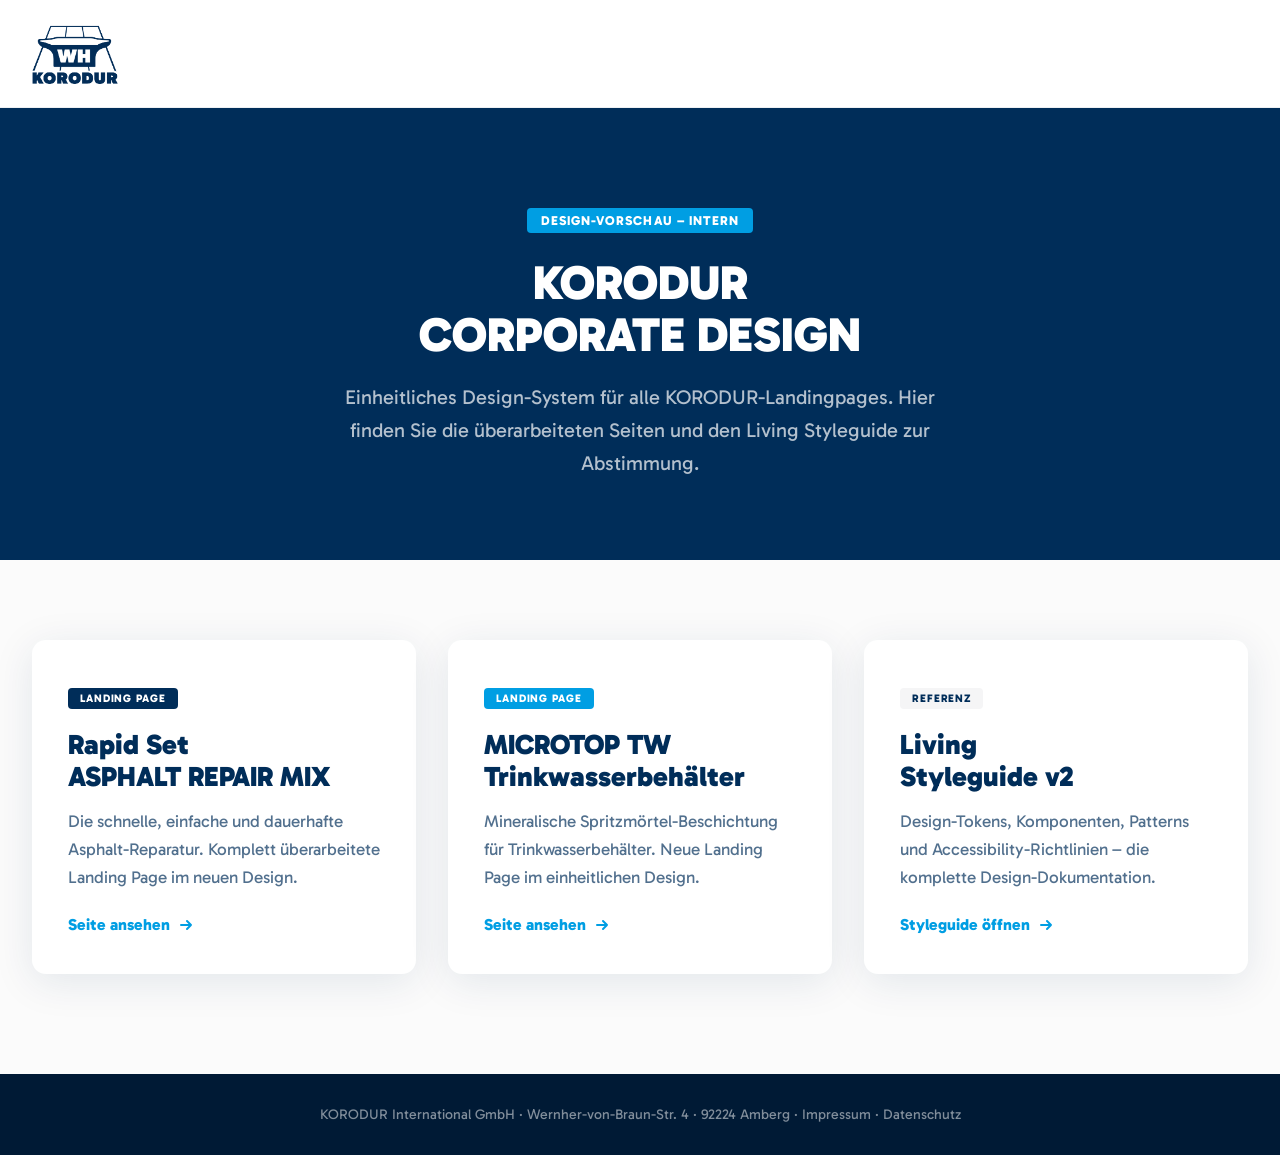
<file: index.html>
<!DOCTYPE html>
<html lang="de">
<head>
  <meta charset="UTF-8" />
  <meta name="viewport" content="width=device-width, initial-scale=1.0" />
  <title>KORODUR Corporate Design – Übersicht</title>
  <link rel="preconnect" href="https://fonts.googleapis.com" />
  <link rel="preconnect" href="https://fonts.gstatic.com" crossorigin />
  <link href="https://fonts.googleapis.com/css2?family=Gabarito:wght@400;700;800;900&display=swap" rel="stylesheet" />
  <style>
    *, *::before, *::after { box-sizing: border-box; margin: 0; padding: 0; }
    html { scroll-behavior: smooth; }
    body {
      font-family: 'Gabarito', Arial, sans-serif;
      color: #002d59;
      background: #ffffff;
      -webkit-font-smoothing: antialiased;
      min-height: 100vh;
      display: flex;
      flex-direction: column;
    }

    .nav {
      background: #ffffff;
      height: 108px;
      display: flex;
      align-items: center;
      border-bottom: 1px solid rgba(0,45,89,0.07);
    }
    .nav .container {
      max-width: 1320px; margin: 0 auto; width: 100%;
      display: flex; align-items: center; padding: 0 32px 0 10px;
    }
    .nav-logo img { height: 90px; display: block; }

    .hero {
      background: #002d59;
      color: #ffffff;
      padding: 100px 0 80px;
      text-align: center;
    }
    .hero .container { max-width: 1320px; margin: 0 auto; padding: 0 32px; }
    .hero h1 {
      font-size: 48px; font-weight: 900; line-height: 1.08;
      margin-bottom: 20px; text-transform: uppercase;
    }
    .hero p {
      font-size: 20px; font-weight: 400; line-height: 1.65;
      color: rgba(255,255,255,0.7); max-width: 640px; margin: 0 auto;
    }
    .hero .badge {
      display: inline-block; background: #009ee3; color: #fff;
      font-size: 13px; font-weight: 800; text-transform: uppercase;
      letter-spacing: 0.08em; padding: 5px 14px; border-radius: 4px;
      margin-bottom: 24px;
    }

    .cards-section {
      flex: 1;
      padding: 80px 0 100px;
      background: rgba(245,245,246,0.45);
    }
    .cards-section .container {
      max-width: 1320px; margin: 0 auto; padding: 0 32px;
    }
    .cards-grid {
      display: grid;
      grid-template-columns: repeat(3, 1fr);
      gap: 32px;
    }
    .card {
      background: #ffffff;
      border-radius: 14px;
      box-shadow: 0 8px 40px rgba(0,45,89,0.10);
      padding: 48px 36px 40px;
      transition: box-shadow 0.2s ease, transform 0.2s ease;
      display: flex;
      flex-direction: column;
      text-decoration: none;
      color: #002d59;
    }
    .card:hover {
      box-shadow: 0 16px 56px rgba(0,45,89,0.18);
      transform: translateY(-6px);
      text-decoration: none;
    }
    .card-badge {
      display: inline-block;
      font-size: 11px; font-weight: 800; text-transform: uppercase;
      letter-spacing: 0.08em; padding: 4px 12px; border-radius: 4px;
      margin-bottom: 20px; align-self: flex-start;
    }
    .card-badge-blue { background: #002d59; color: #fff; }
    .card-badge-cyan { background: #009ee3; color: #fff; }
    .card-badge-gray { background: #f5f5f6; color: #002d59; }

    .card h2 {
      font-size: 28px; font-weight: 900; line-height: 1.15;
      margin-bottom: 14px;
    }
    .card p {
      font-size: 17px; font-weight: 400; line-height: 1.65;
      color: #002d59; opacity: 0.68; margin-bottom: 24px; flex: 1;
    }
    .card-link {
      font-size: 16px; font-weight: 800; color: #009ee3;
      display: flex; align-items: center; gap: 8px;
    }
    .card-link svg { transition: transform 0.2s; }
    .card:hover .card-link svg { transform: translateX(4px); }

    .footer {
      background: #001a35;
      color: rgba(255,255,255,0.5);
      padding: 32px 0;
      text-align: center;
      font-size: 14px;
    }
    .footer a { color: rgba(255,255,255,0.5); text-decoration: none; }
    .footer a:hover { color: #009ee3; }

    @media (max-width: 768px) {
      .nav { height: 72px; }
      .nav-logo img { height: 52px; }
      .nav .container { padding: 0 20px 0 7px; }
      .hero { padding: 64px 0 56px; }
      .hero h1 { font-size: 32px; }
      .hero p { font-size: 17px; }
      .cards-section { padding: 48px 0 64px; }
      .cards-section .container { padding: 0 20px; }
      .cards-grid { grid-template-columns: 1fr; gap: 24px; }
    }
  </style>
</head>
<body>

  <nav class="nav">
    <div class="container">
      <a class="nav-logo" href="index.html"><img src="assets/korodur-logo.png" alt="Korodur Logo" /></a>
    </div>
  </nav>

  <section class="hero">
    <div class="container">
      <span class="badge">Design-Vorschau – Intern</span>
      <h1>KORODUR<br>Corporate Design</h1>
      <p>Einheitliches Design-System für alle KORODUR-Landingpages. Hier finden Sie die überarbeiteten Seiten und den Living Styleguide zur Abstimmung.</p>
    </div>
  </section>

  <section class="cards-section">
    <div class="container">
      <div class="cards-grid">

        <a href="arm.html" class="card">
          <span class="card-badge card-badge-blue">Landing Page</span>
          <h2>Rapid Set<br>ASPHALT REPAIR MIX</h2>
          <p>Die schnelle, einfache und dauerhafte Asphalt-Reparatur. Komplett überarbeitete Landing Page im neuen Design.</p>
          <span class="card-link">Seite ansehen <svg width="16" height="16" viewBox="0 0 16 16" fill="none"><path d="M3 8h10M9 4l4 4-4 4" stroke="#009ee3" stroke-width="2" stroke-linecap="round" stroke-linejoin="round"/></svg></span>
        </a>

        <a href="microtop.html" class="card">
          <span class="card-badge card-badge-cyan">Landing Page</span>
          <h2>MICROTOP TW<br>Trinkwasserbehälter</h2>
          <p>Mineralische Spritzmörtel-Beschichtung für Trinkwasserbehälter. Neue Landing Page im einheitlichen Design.</p>
          <span class="card-link">Seite ansehen <svg width="16" height="16" viewBox="0 0 16 16" fill="none"><path d="M3 8h10M9 4l4 4-4 4" stroke="#009ee3" stroke-width="2" stroke-linecap="round" stroke-linejoin="round"/></svg></span>
        </a>

        <a href="styleguide.html" class="card">
          <span class="card-badge card-badge-gray">Referenz</span>
          <h2>Living<br>Styleguide v2</h2>
          <p>Design-Tokens, Komponenten, Patterns und Accessibility-Richtlinien – die komplette Design-Dokumentation.</p>
          <span class="card-link">Styleguide öffnen <svg width="16" height="16" viewBox="0 0 16 16" fill="none"><path d="M3 8h10M9 4l4 4-4 4" stroke="#009ee3" stroke-width="2" stroke-linecap="round" stroke-linejoin="round"/></svg></span>
        </a>

      </div>
    </div>
  </section>

  <footer class="footer">
    <p>KORODUR International GmbH · Wernher-von-Braun-Str. 4 · 92224 Amberg · <a href="https://www.korodur.de/impressum/">Impressum</a> · <a href="https://www.korodur.de/datenschutz/">Datenschutz</a></p>
  </footer>

</body>
</html>
</file>
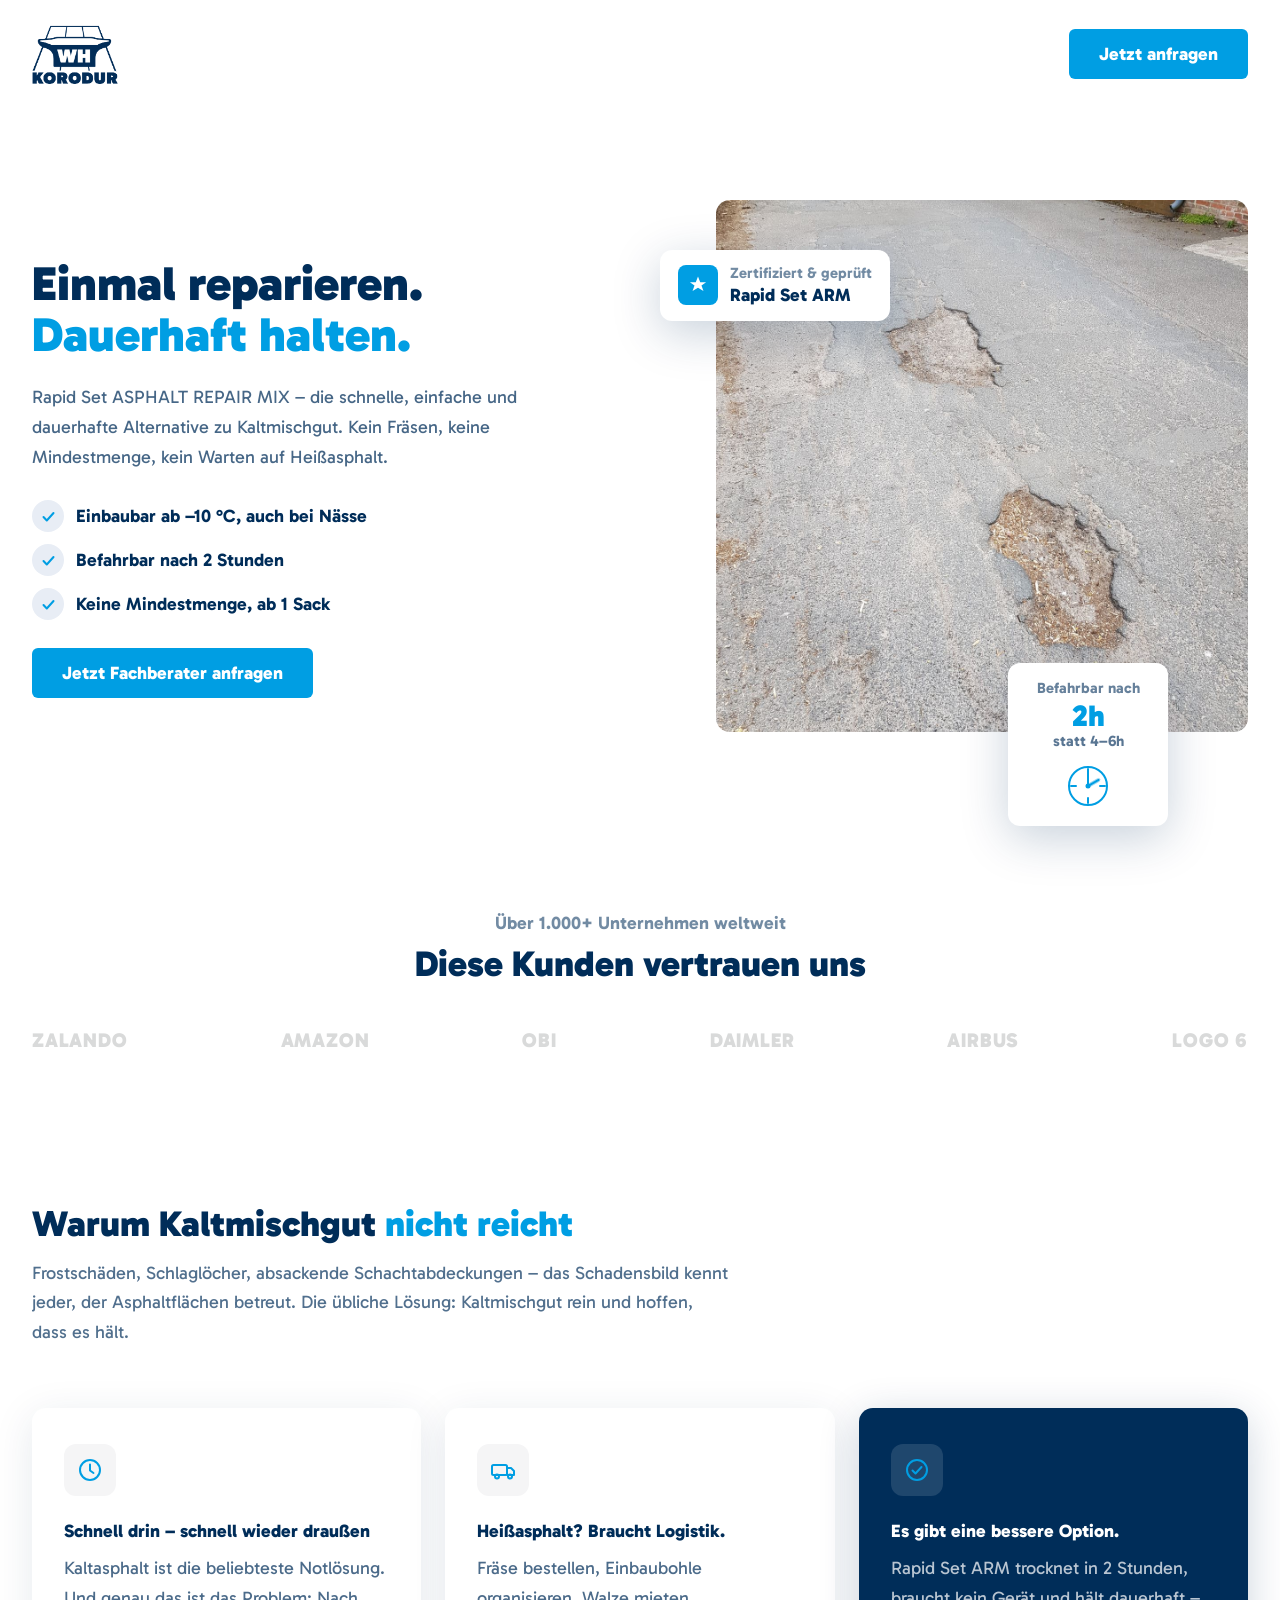
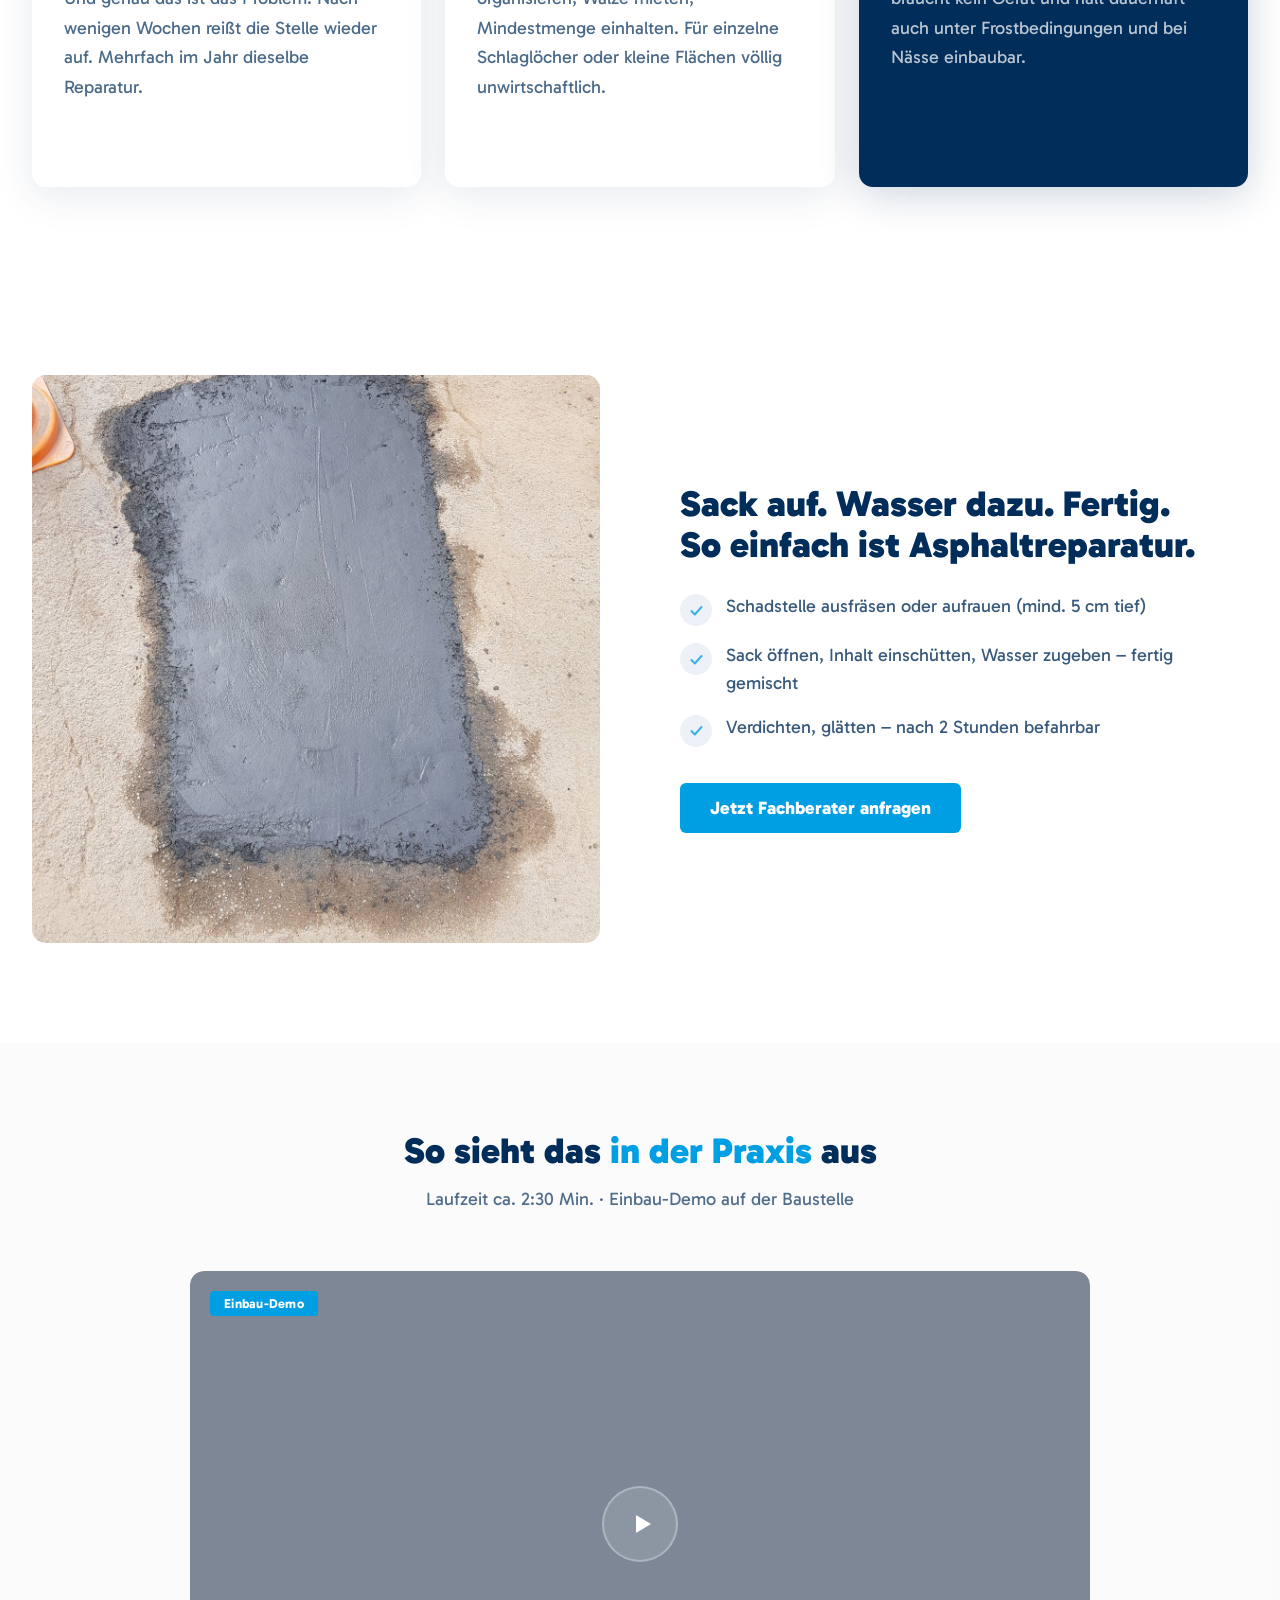
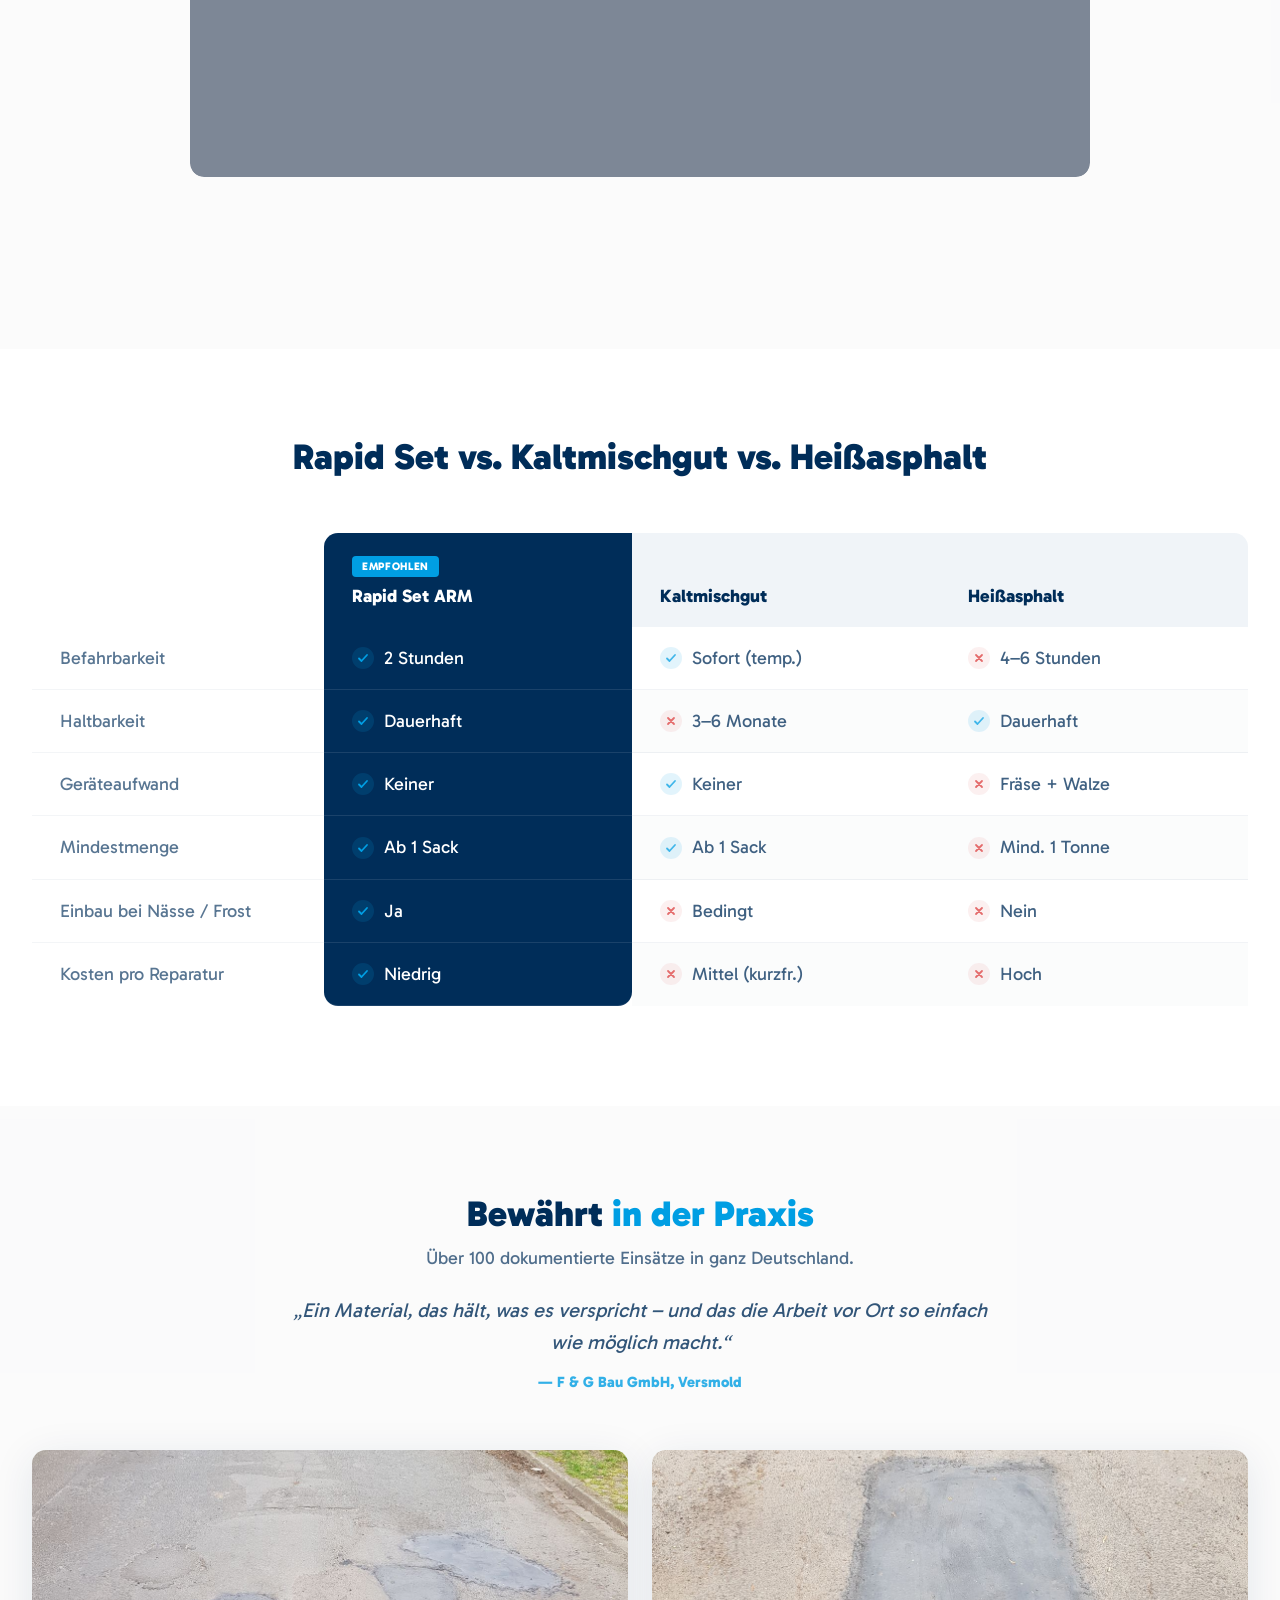
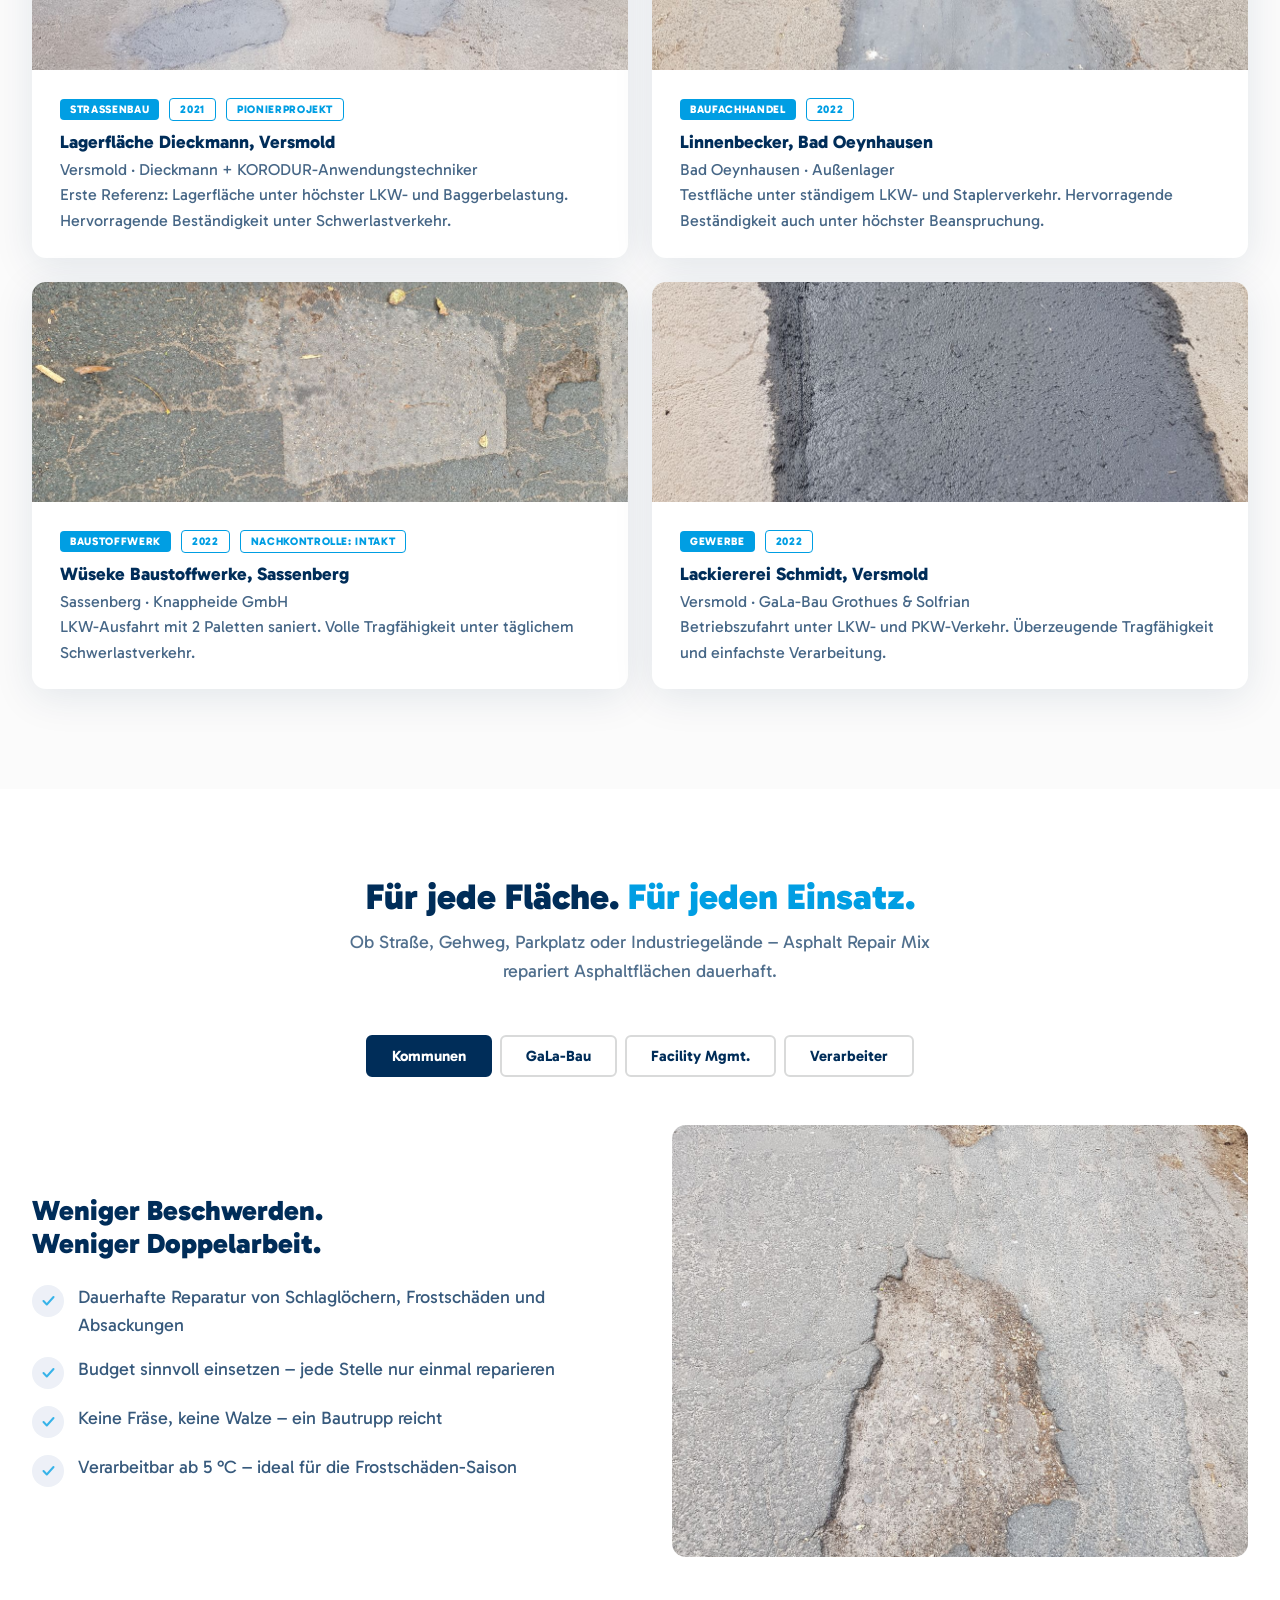
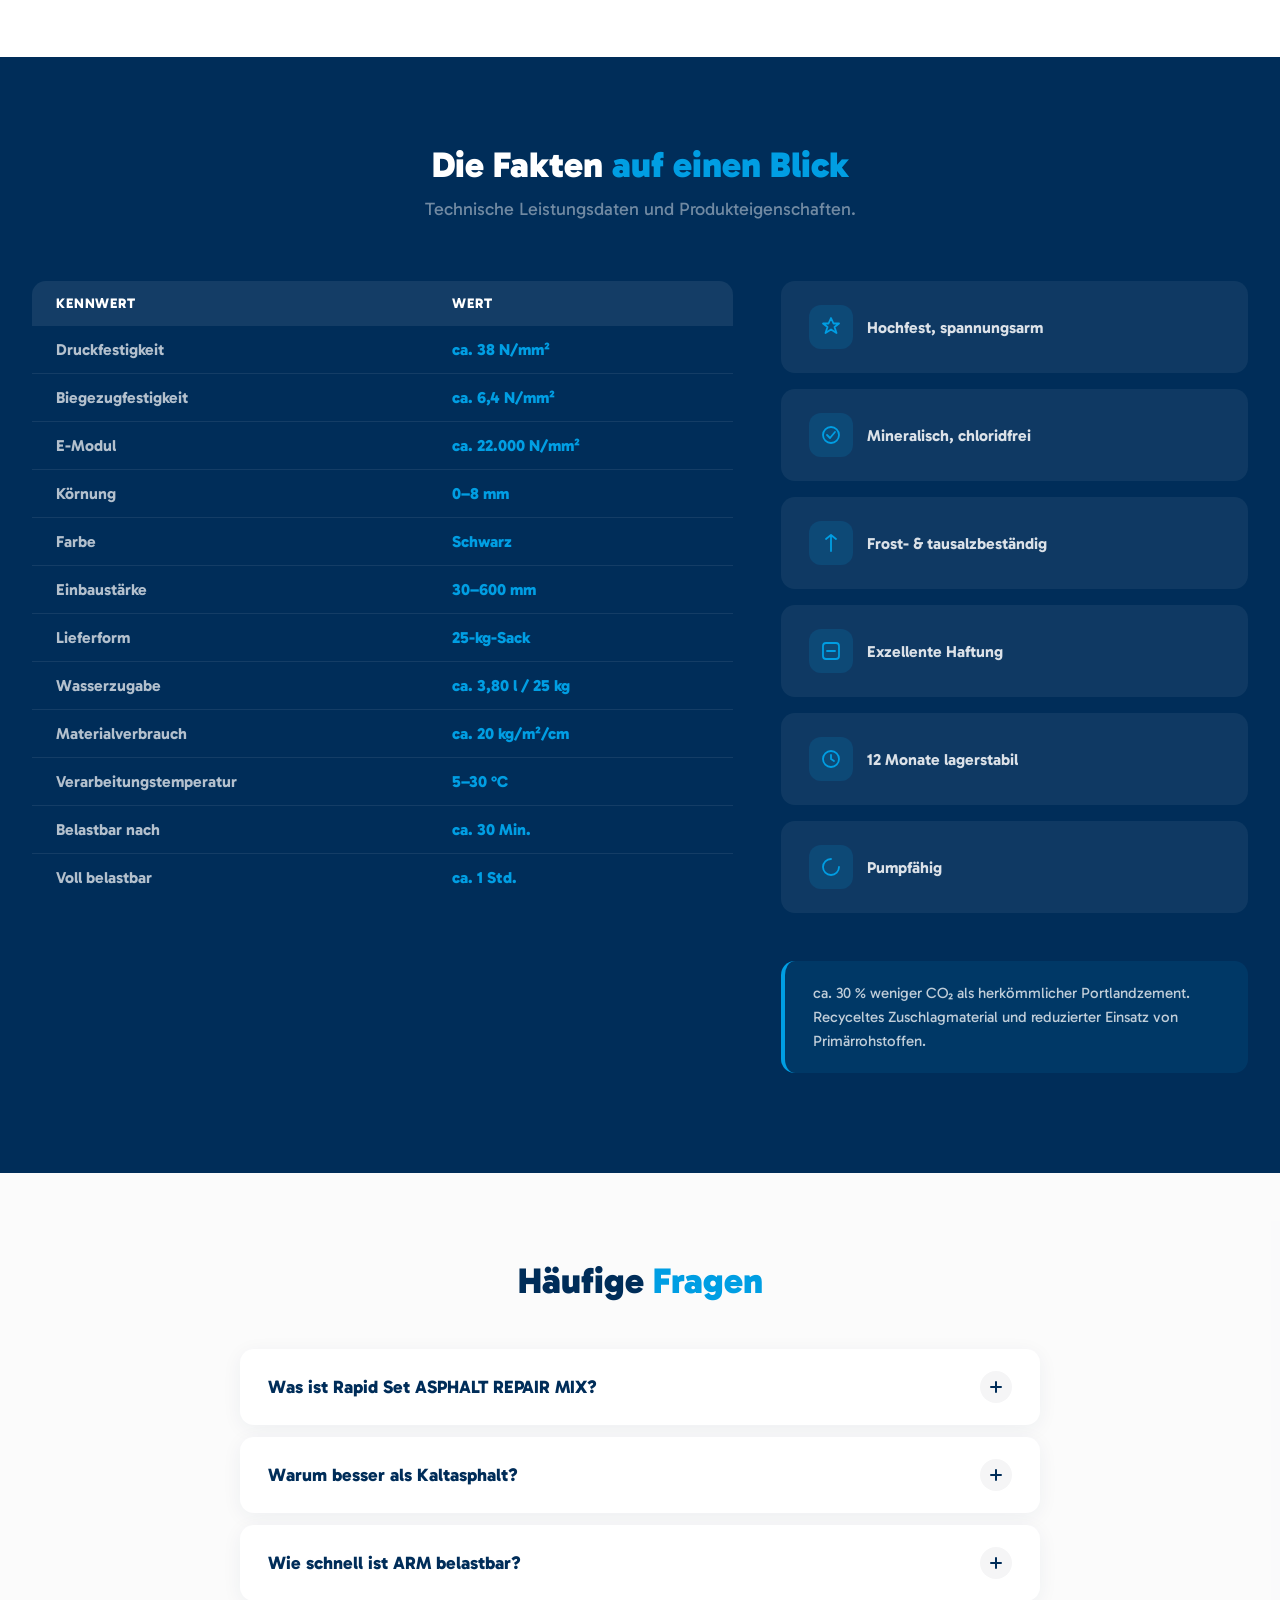
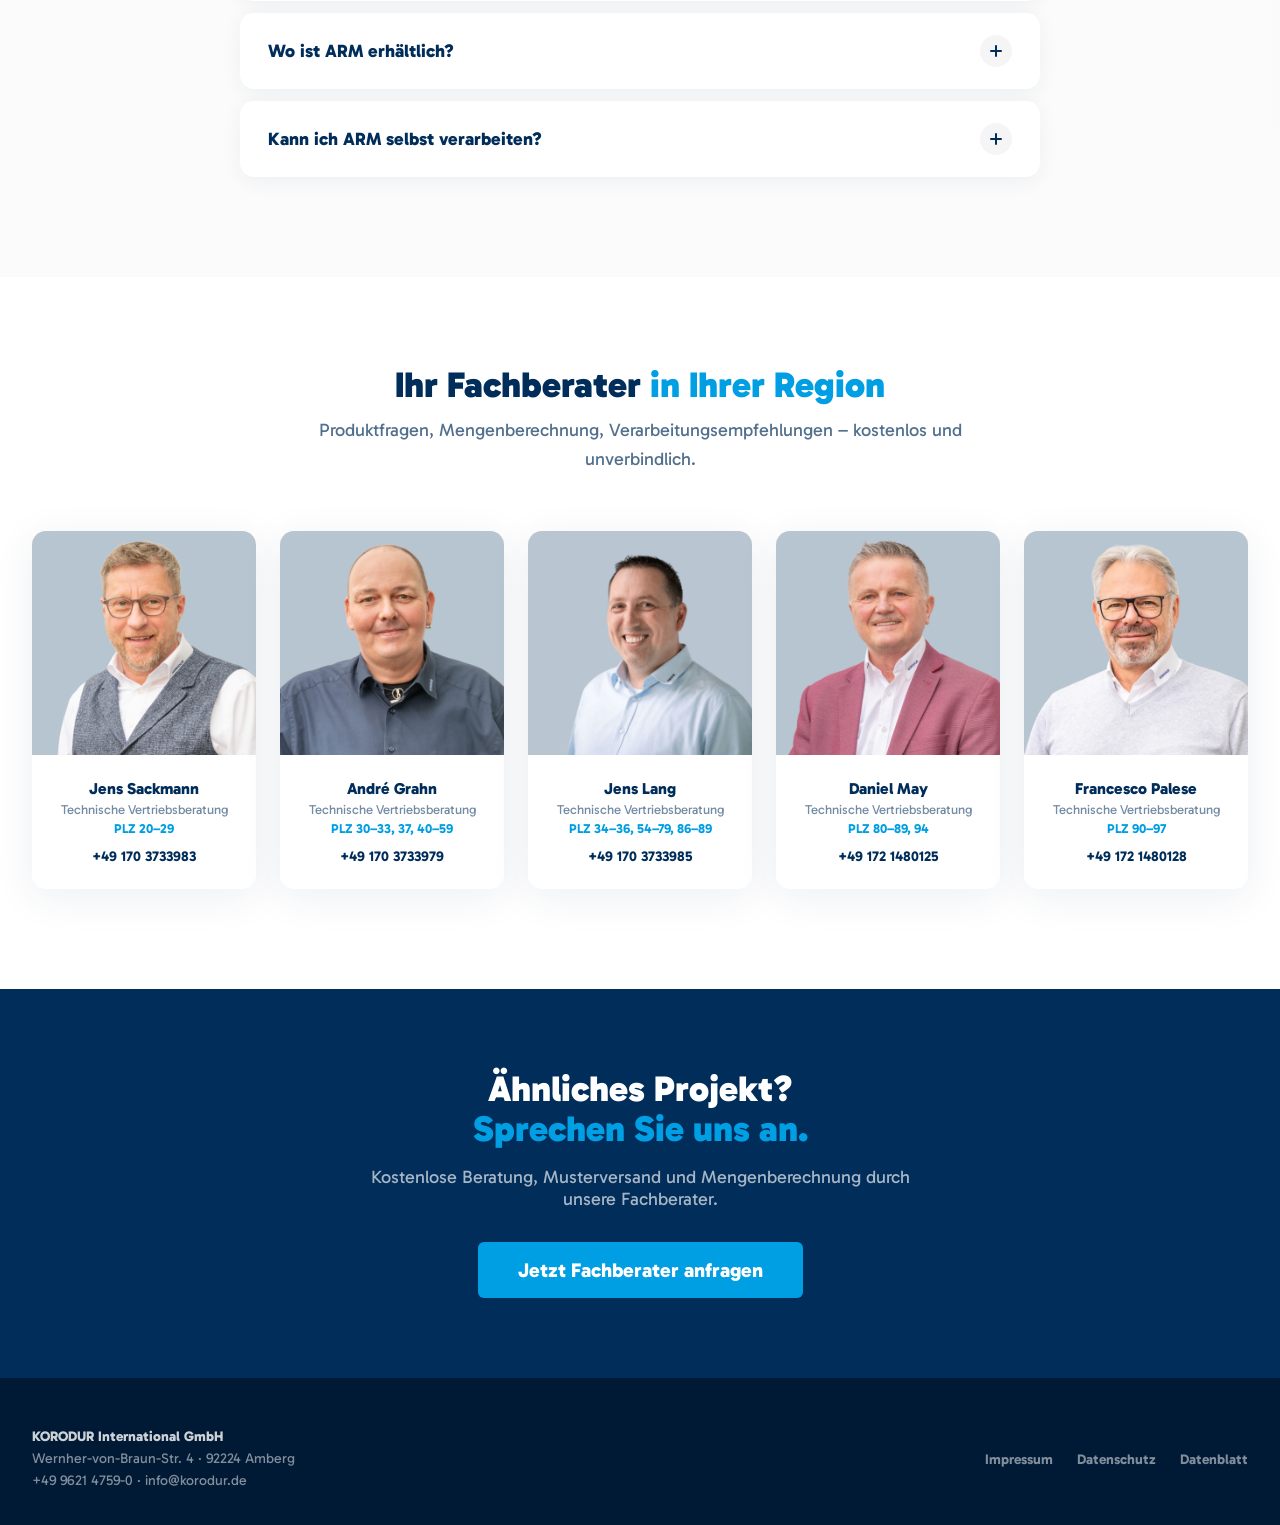
<file: arm.html>
<!DOCTYPE html>
<html lang="de">
<head>
  <meta charset="UTF-8" />
  <meta name="viewport" content="width=device-width, initial-scale=1.0" />
  <title>KORODUR – Rapid Set ASPHALT REPAIR MIX</title>
  <link rel="preconnect" href="https://fonts.googleapis.com" />
  <link rel="preconnect" href="https://fonts.gstatic.com" crossorigin />
  <link href="https://fonts.googleapis.com/css2?family=Gabarito:wght@400;700;800;900&display=swap" rel="stylesheet" />
  <style>
    *, *::before, *::after {
      box-sizing: border-box;
      margin: 0;
      padding: 0;
    }

    html { scroll-behavior: smooth; }

    body {
      font-family: 'Gabarito', Arial, sans-serif;
      color: #002d59;
      background: #ffffff;
      -webkit-font-smoothing: antialiased;
    }

    /* Globaler Container: 1320 px, kein eigenes Padding – Sections setzen es selbst */
    .container {
      max-width: 1320px;
      margin: 0 auto;
      padding: 0;
      width: 100%;
      box-sizing: border-box;
    }

    /* ─── SKIP LINK (A11Y) ──────────────────────────────────────────────────── */
    .skip-link {
      position: absolute;
      top: -100px;
      left: 16px;
      background: #009ee3;
      color: #ffffff;
      padding: 8px 16px;
      z-index: 9999;
      font-weight: 700;
      border-radius: 6px;
      text-decoration: none;
    }
    .skip-link:focus { top: 8px; }

    /* ─── REDUCED MOTION (A11Y) ──────────────────────────────────────────── */
    @media (prefers-reduced-motion: reduce) {
      *, *::before, *::after {
        animation-duration: 0.01ms !important;
        animation-iteration-count: 1 !important;
        transition-duration: 0.01ms !important;
      }
    }

    /* ─── NAVIGATION ─────────────────────────────────────────────────────────── */
    .nav {
      position: sticky;
      top: 0;
      z-index: 100;
      background: #ffffff;
      height: 108px;
      display: flex;
      align-items: center;
      box-shadow: 0 4px 24px rgba(0, 45, 89, 0);
      transition: box-shadow 0.35s ease;
    }

    .nav.scrolled {
      box-shadow: 0 4px 24px rgba(0, 45, 89, 0.08);
    }

    .nav .container {
      display: flex;
      align-items: center;
      justify-content: space-between;
      padding: 0 32px 0 10px;  /* 10px links – logo visuell in Flucht mit Section-Inhalt */
    }

    .nav-logo img {
      height: 90px;  /* 75px × 1.2 */
      display: block;
    }

    .btn {
      display: inline-block;
      background: #009ee3;
      color: #ffffff;
      font-family: 'Gabarito', Arial, sans-serif;
      font-size: 18px;
      font-weight: 800;
      line-height: 1;
      padding: 16px 30px;
      border-radius: 6px;
      border: none;
      cursor: pointer;
      text-decoration: none;
      white-space: nowrap;
      transition: background 0.18s ease, box-shadow 0.18s ease;
    }

    .btn:hover {
      background: #0090d0;
      box-shadow: 0 6px 24px rgba(0, 158, 227, 0.28);
    }

    /* ─── HERO ───────────────────────────────────────────────────────────────── */
    .hero {
      padding-top: 72px;
      padding-bottom: 80px;
      background: #ffffff;
    }

    .hero .container {
      padding: 0 32px;
      display: grid;
      grid-template-columns: 1fr 1fr;
      gap: 64px;
      align-items: center;
    }

    .hero-left {
      display: flex;
      flex-direction: column;
    }

    .hero-h1 {
      font-size: 48px;
      font-weight: 900;
      line-height: 1.08;
      margin-bottom: 22px;
    }

    .hero-h1 .line1 { color: #002d59; display: block; }
    .hero-h1 .line2 { color: #009ee3; display: block; }

    .hero-sub {
      font-size: 18px;
      font-weight: 400;
      line-height: 1.65;
      color: #002d59;
      opacity: 0.72;
      max-width: 520px;
      margin-bottom: 28px;
    }

    /* Bullets ABOVE button */
    .hero-bullets {
      display: flex;
      flex-direction: column;
      gap: 12px;
      margin-bottom: 28px;
    }

    .hero-bullet {
      display: flex;
      align-items: center;
      gap: 12px;
      font-size: 18px;
      font-weight: 700;
      color: #002d59;
    }

    /* Icon: gray bg circle, cyan checkmark — matching card icon style */
    .bullet-icon {
      flex-shrink: 0;
      width: 32px;
      height: 32px;
      background: #e8edf5;
      border-radius: 50%;
      display: flex;
      align-items: center;
      justify-content: center;
    }

    .bullet-icon svg {
      width: 15px;
      height: 15px;
    }

    /* ─── HERO RIGHT ─────────────────────────────────────────────────────────── */
    .hero-right {
      position: relative;
      /* Left padding = space for overlay-1 to bleed left of image */
      /* Bottom padding = space for overlay-2 to bleed below image */
      /* Right = 0 so image is flush with container right edge */
      padding: 20px 0 44px 44px;
    }

    .hero-image {
      border-radius: 14px;
      aspect-ratio: 1 / 1;   /* square */
      overflow: hidden;
      background: linear-gradient(135deg, #e8edf2 0%, #d0d8e4 100%);
      display: block;
    }

    .hero-image img {
      width: 100%;
      height: 100%;
      object-fit: cover;
      display: block;
    }

    /* ─── OVERLAY CARDS ──────────────────────────────────────────────────────── */
    .overlay-card {
      position: absolute;
      background: #ffffff;
      border-radius: 12px;
      z-index: 2;
      box-shadow: 0 12px 48px rgba(0, 45, 89, 0.22);
    }

    /* Card 1 — upper left, bleeds out of image to the left */
    .overlay-card-1 {
      top: 70px;
      left: -12px;   /* bleeds left outside image edge */
      padding: 14px 18px;
      display: flex;
      align-items: center;
      gap: 12px;
    }

    .overlay-badge {
      width: 40px;
      height: 40px;
      background: #009ee3;
      border-radius: 8px;
      display: flex;
      align-items: center;
      justify-content: center;
      flex-shrink: 0;
    }

    .overlay-badge svg {
      width: 20px;
      height: 20px;
    }

    .overlay-card-1-text .oc-label {
      font-size: 15px;
      font-weight: 700;
      color: #002d59;
      opacity: 0.55;
      line-height: 1.3;
    }

    .overlay-card-1-text .oc-value {
      font-size: 18px;
      font-weight: 800;
      color: #002d59;
      line-height: 1.3;
    }

    /* Card 2 — bottom, shifted left, bleeds downward outside image */
    .overlay-card-2 {
      bottom: -50px;   /* ~30 % tiefer als vorher */
      right: 80px;
      padding: 16px 22px;
      display: flex;
      flex-direction: column;
      align-items: center;
      gap: 4px;
      min-width: 160px;
    }

    .oc2-title {
      font-size: 15px;
      font-weight: 700;
      color: #002d59;
      opacity: 0.6;
      text-align: center;
      white-space: nowrap;
    }

    .oc2-metric {
      display: flex;
      flex-direction: column;
      align-items: center;
      gap: 0;
    }

    .oc2-metric .metric-big {
      font-size: 30px;
      font-weight: 900;
      color: #009ee3;
      line-height: 1;
    }

    .oc2-metric .metric-small {
      font-size: 15px;
      font-weight: 700;
      color: #002d59;
      opacity: 0.65;
      line-height: 1.4;
    }

    /* ─── OVERLAY-2 FLOAT ANIMATION ──────────────────────────────────────────── */
    @keyframes float-card {
      0%   { transform: translateY(0px); }
      45%  { transform: translateY(-16px); }
      55%  { transform: translateY(-16px); }
      100% { transform: translateY(0px); }
    }

    .overlay-card-2 {
      animation: float-card 3.6s ease-in-out infinite;
    }

    /* ─── CLOCK ANIMATION ────────────────────────────────────────────────────── */
    /* Minute hand: 2 full rotations = 720 deg, once, then stops */
    @keyframes clock-minute-spin {
      from { transform: rotate(0deg); }
      to   { transform: rotate(720deg); }
    }
    /* Hour hand: 0 → 60 deg (12 o'clock → 2 o'clock), once, then stops */
    @keyframes clock-hour-move {
      from { transform: rotate(0deg); }
      to   { transform: rotate(60deg); }
    }

    .clock-minute-hand {
      transform-origin: 24px 24px;
      animation: clock-minute-spin 4s linear 1 forwards;
    }
    .clock-hour-hand {
      transform-origin: 24px 24px;
      animation: clock-hour-move 4s ease-in-out 1 forwards;
    }

    /* ─── SOCIAL PROOF ───────────────────────────────────────────────────────── */
    .social-proof {
      background: #ffffff;
      padding: 56px 0 64px;
    }

    .social-proof .container {
      padding: 0 32px;
    }

    .sp-label {
      text-align: center;
      font-size: 18px;
      font-weight: 700;
      color: #002d59;
      opacity: 0.55;
      margin-bottom: 10px;
    }

    .sp-heading {
      text-align: center;
      font-size: 36px;
      font-weight: 900;
      color: #002d59;
      line-height: 1.12;
      margin-bottom: 44px;
    }

    .sp-logos {
      display: flex;
      justify-content: space-between;
      align-items: center;
      flex-wrap: wrap;
      gap: 24px;
    }

    .sp-logo-item {
      font-size: 20px;
      font-weight: 900;
      color: #d9dada;
      text-transform: uppercase;
      letter-spacing: 0.04em;
    }

    /* ─── PROBLEM ────────────────────────────────────────────────────────────── */
    .problem {
      background: #ffffff;
      padding: 88px 0 100px;
    }

    .problem .container {
      padding: 0 32px;
    }

    /* ─── GLOBALE TITEL & TEXT-KLASSEN ───────────────────────────────────────── */
    .section-h2 {
      font-size: 36px;
      font-weight: 900;
      color: #002d59;
      line-height: 1.12;
      margin-bottom: 14px;
    }

    .section-sub {
      font-size: 18px;
      font-weight: 400;
      line-height: 1.65;
      color: #002d59;
      opacity: 0.68;
    }

    /* Cyan highlight in title */
    .highlight-cyan {
      color: #009ee3;
    }

    /* Section-spezifische Ausrichtungen */
    .problem .section-h2  { text-align: left; }
    .problem .section-sub { text-align: left; max-width: 700px; margin: 0 0 60px; }

    .cards-grid {
      display: grid;
      grid-template-columns: repeat(3, 1fr);
      gap: 24px;
    }

    .card {
      background: #ffffff;
      box-shadow: 0 8px 40px rgba(0, 45, 89, 0.10);
      border-radius: 14px;
      padding: 36px 32px 84px;
      transition: box-shadow 0.2s ease;
    }

    .card:hover {
      box-shadow: 0 12px 48px rgba(0, 45, 89, 0.16);
    }

    .card-icon-box {
      width: 52px;
      height: 52px;
      background: #f5f5f6;
      border-radius: 12px;
      display: flex;
      align-items: center;
      justify-content: center;
      margin-bottom: 24px;
    }

    .card-icon-box svg {
      width: 26px;
      height: 26px;
    }

    .card-h3 {
      font-size: 18px;
      font-weight: 800;
      color: #002d59;
      line-height: 1.25;
      margin-bottom: 12px;
    }

    .card-p {
      font-size: 18px;
      font-weight: 400;
      line-height: 1.65;
      color: #002d59;
      opacity: 0.70;
    }

    /* Highlight card (invertiert) */
    .card.card-highlight {
      background: #002d59;
      box-shadow: 0 8px 40px rgba(0, 45, 89, 0.20);
    }

    .card.card-highlight:hover {
      box-shadow: 0 12px 48px rgba(0, 45, 89, 0.30);
    }

    .card.card-highlight .card-icon-box {
      background: rgba(255, 255, 255, 0.12);
    }

    .card.card-highlight .card-h3 { color: #ffffff; }

    .card.card-highlight .card-p {
      color: rgba(255, 255, 255, 0.72);
      opacity: 1;
    }

    /* ─── SOLUTION ───────────────────────────────────────────────────────────── */
    .solution {
      background: #ffffff;
      padding: 88px 0 100px;
    }

    .solution .container {
      padding: 0 32px;
      display: grid;
      grid-template-columns: 1fr 1fr;
      gap: 80px;
      align-items: center;
    }

    .solution-image {
      border-radius: 14px;
      aspect-ratio: 1 / 1;
      overflow: hidden;
      background: linear-gradient(135deg, #e8edf2 0%, #d0d8e4 100%);
      display: flex;
      align-items: center;
      justify-content: center;
    }

    .solution-image img {
      width: 100%;
      height: 100%;
      object-fit: cover;
      display: block;
    }

    .solution-right {
      display: flex;
      flex-direction: column;
    }

    .solution-right .section-h2 {
      text-align: left;
      margin-bottom: 28px;
    }

    .solution-bullets {
      display: flex;
      flex-direction: column;
      gap: 16px;
      margin-bottom: 36px;
    }

    .solution-bullet {
      display: flex;
      align-items: flex-start;
      gap: 14px;
      font-size: 18px;
      font-weight: 400;
      line-height: 1.55;
      color: #002d59;
      opacity: 0.78;
    }

    .solution-bullet-icon {
      flex-shrink: 0;
      width: 32px;
      height: 32px;
      background: #e8edf5;
      border-radius: 50%;
      display: flex;
      align-items: center;
      justify-content: center;
      margin-top: 1px;
    }

    .solution-bullet-icon svg {
      width: 15px;
      height: 15px;
    }

    /* ─── STEPS ──────────────────────────────────────────────────────────────── */
    .steps {
      background: rgba(245, 245, 246, 0.45);
      padding: 88px 0 100px;
    }

    .steps .container {
      padding: 0 32px;
    }

    .steps .section-h2 {
      text-align: center;
    }

    .steps .section-sub {
      text-align: center;
      margin: 0 auto 56px;
    }

    .video-placeholder {
      border-radius: 14px;
      overflow: hidden;
      background-image: url('https://img.youtube.com/vi/Z676CtyjVr8/maxresdefault.jpg');
      background-size: cover;
      background-position: center;
      aspect-ratio: 16 / 9;
      max-width: 900px;
      margin: 0 auto 72px;
      display: flex;
      flex-direction: column;
      align-items: center;
      justify-content: center;
      gap: 18px;
      position: relative;
      cursor: pointer;
    }

    /* Dunkles Overlay über dem Thumbnail */
    .video-placeholder::before {
      content: '';
      position: absolute;
      inset: 0;
      background: rgba(0, 20, 50, 0.50);
      border-radius: 14px;
      transition: background 0.25s ease;
    }

    .video-placeholder:hover::before {
      background: rgba(0, 20, 50, 0.35);
    }

    /* Badge & Button müssen über dem Overlay liegen */
    .video-placeholder > * {
      position: relative;
      z-index: 1;
    }

    /* Wenn Video aktiv: iframe füllt Container */
    .video-placeholder.is-playing {
      padding: 0;
      background: #000;
      cursor: default;
    }

    .video-placeholder.is-playing::before {
      display: none;
    }

    .video-placeholder iframe {
      position: absolute;
      inset: 0;
      width: 100%;
      height: 100%;
      border: none;
      border-radius: 14px;
    }

    .video-badge {
      position: absolute;
      top: 20px;
      left: 20px;
      background: #009ee3;
      color: #ffffff;
      font-size: 13px;
      font-weight: 700;
      padding: 5px 14px;
      border-radius: 4px;
      letter-spacing: 0.02em;
    }

    .play-btn {
      width: 76px;
      height: 76px;
      background: rgba(255, 255, 255, 0.12);
      border: 2px solid rgba(255, 255, 255, 0.30);
      border-radius: 50%;
      display: flex;
      align-items: center;
      justify-content: center;
      transition: background 0.22s ease, transform 0.22s ease;
    }

    .video-placeholder:hover .play-btn {
      background: rgba(0, 158, 227, 0.45);
    }

    @keyframes pulse-play {
      0%, 100% { transform: scale(1);    }
      50%       { transform: scale(1.10); }
    }

    .play-btn {
      animation: pulse-play 2.4s ease-in-out infinite;
    }

    .play-btn svg {
      width: 28px;
      height: 28px;
      margin-left: 4px; /* optical centering */
    }

    .video-meta {
      font-size: 15px;
      font-weight: 400;
      color: rgba(255, 255, 255, 0.55);
      letter-spacing: 0.02em;
    }

    .steps-grid {
      display: grid;
      grid-template-columns: repeat(3, 1fr);
      gap: 24px;
    }

    .step-card {
      background: #ffffff;
      border-radius: 14px;
      padding: 36px 32px 64px;
      box-shadow: 0 8px 40px rgba(0, 45, 89, 0.08);
      transition: box-shadow 0.2s ease;
      position: relative;
    }

    .step-card:hover {
      box-shadow: 0 12px 48px rgba(0, 45, 89, 0.14);
    }

    .step-number {
      font-size: 52px;
      font-weight: 900;
      color: #009ee3;
      opacity: 0.15;
      line-height: 1;
      margin-bottom: 20px;
      letter-spacing: -0.02em;
    }

    .step-icon-box {
      width: 52px;
      height: 52px;
      background: #f5f5f6;
      border-radius: 12px;
      display: flex;
      align-items: center;
      justify-content: center;
      margin-bottom: 20px;
    }

    .step-icon-box svg {
      width: 26px;
      height: 26px;
    }

    .step-h3 {
      font-size: 18px;
      font-weight: 800;
      color: #002d59;
      line-height: 1.25;
      margin-bottom: 12px;
    }

    .step-p {
      font-size: 18px;
      font-weight: 400;
      line-height: 1.65;
      color: #002d59;
      opacity: 0.68;
    }

    /* ─── COMPARISON TABLE ───────────────────────────────────────────────────── */
    .comparison {
      background: #ffffff;
      padding: 88px 0 100px;
    }

    .comparison .container {
      padding: 0 32px;
    }

    .comparison .section-h2 {
      text-align: center;
      margin-bottom: 56px;
    }

    .comp-table {
      width: 100%;
      border-collapse: separate;
      border-spacing: 0;
    }

    /* ── Header ── */
    .comp-table thead tr th {
      padding: 20px 28px;
      font-size: 18px;
      font-weight: 800;
      text-align: left;
      vertical-align: bottom;
    }

    .comp-table .th-criteria {
      width: 24%;
      background: transparent;
    }

    .comp-table .th-arm {
      background: #002d59;
      color: #ffffff;
      border-radius: 14px 0 0 0;   /* nur oben-links abgerundet */
      width: 25.3%;
      position: relative;
    }

    .comp-table .th-other {
      background: #f0f4f8;
      color: #002d59;
      width: 25.3%;
    }

    .comp-table .th-other:first-of-type { border-radius: 14px 0 0 0; }
    .comp-table .th-other:last-child     { border-radius: 0 14px 0 0; }

    .comp-recommended {
      display: inline-block;
      background: #009ee3;
      color: #ffffff;
      font-size: 11px;
      font-weight: 800;
      letter-spacing: 0.06em;
      text-transform: uppercase;
      padding: 4px 10px;
      border-radius: 4px;
      margin-bottom: 8px;
    }

    /* ── Rows ── */
    .comp-table tbody tr td {
      padding: 18px 28px;
      font-size: 18px;
      font-weight: 400;
      line-height: 1.45;
      border-bottom: 1px solid rgba(0, 45, 89, 0.07);
      vertical-align: middle;
    }

    .comp-table tbody tr:last-child td { border-bottom: none; }

    .comp-table .td-criteria {
      color: #002d59;
      opacity: 0.65;
      font-weight: 400;
    }

    /* ARM column – dark blue through all rows */
    .comp-table .td-arm {
      background: #002d59;
      color: #ffffff;
      font-weight: 400;
      border-bottom: 1px solid rgba(255, 255, 255, 0.10) !important;
    }

    .comp-table tbody tr:last-child .td-arm {
      border-radius: 0 0 14px 14px;
    }

    .comp-table .td-other {
      background: #ffffff;
      color: #002d59;
      opacity: 0.75;
    }

    /* alternating row tint on other columns */
    .comp-table tbody tr:nth-child(even) .td-other {
      background: #fafbfc;
    }

    /* ── Value icons ── */
    .comp-val {
      display: flex;
      align-items: center;
      gap: 10px;
    }

    .comp-icon {
      flex-shrink: 0;
      width: 22px;
      height: 22px;
      border-radius: 50%;
      display: flex;
      align-items: center;
      justify-content: center;
    }

    .comp-icon svg { width: 12px; height: 12px; }

    .comp-icon-good    { background: rgba(0, 158, 227, 0.15); }
    .comp-icon-neutral { background: rgba(0, 45, 89, 0.10); }
    .comp-icon-bad     { background: rgba(220, 60, 60, 0.10); }

    /* ─── REFERENZEN ────────────────────────────────────────────────────────── */
    .referenzen {
      background: rgba(245, 245, 246, 0.45);
      padding: 88px 0 100px;
    }

    .referenzen .container { padding: 0 32px; }

    .referenzen .section-h2 { text-align: center; margin-bottom: 10px; }
    .referenzen .section-sub { text-align: center; margin: 0 auto 20px; }

    .testimonial-block {
      max-width: 700px;
      margin: 0 auto 56px;
      text-align: center;
      font-size: 20px;
      font-style: italic;
      font-weight: 400;
      line-height: 1.6;
      color: #002d59;
      opacity: 0.8;
    }

    .testimonial-block cite {
      display: block;
      margin-top: 12px;
      font-style: normal;
      font-weight: 800;
      font-size: 15px;
      color: #009ee3;
    }

    .ref-grid {
      display: grid;
      grid-template-columns: repeat(2, 1fr);
      gap: 24px;
    }

    .ref-card {
      background: #ffffff;
      border-radius: 14px;
      box-shadow: 0 8px 40px rgba(0, 45, 89, 0.10);
      overflow: hidden;
      transition: box-shadow 0.2s ease, transform 0.2s ease;
    }

    .ref-card:hover {
      box-shadow: 0 12px 48px rgba(0, 45, 89, 0.16);
      transform: translateY(-4px);
    }

    .ref-card img {
      width: 100%;
      height: 220px;
      object-fit: cover;
    }

    .ref-card-body { padding: 24px 28px; }

    .ref-badge {
      display: inline-block;
      font-size: 11px;
      font-weight: 800;
      text-transform: uppercase;
      letter-spacing: 0.06em;
      background: #009ee3;
      color: #ffffff;
      padding: 4px 10px;
      border-radius: 4px;
      margin-right: 6px;
      margin-bottom: 10px;
    }

    .ref-badge-outline {
      background: transparent;
      color: #009ee3;
      border: 1.5px solid #009ee3;
    }

    .ref-card-body h3 {
      font-size: 18px;
      font-weight: 800;
      color: #002d59;
      margin-bottom: 4px;
    }

    .ref-card-meta {
      font-size: 14px;
      color: #002d59;
      opacity: 0.55;
      margin-bottom: 10px;
    }

    .ref-card-body p {
      font-size: 16px;
      line-height: 1.6;
      color: #002d59;
      opacity: 0.72;
      margin-bottom: 0;
    }

    /* ─── ZIELGRUPPEN ────────────────────────────────────────────────────────── */
    .zielgruppen {
      background: #ffffff;
      padding: 88px 0 100px;
    }

    .zielgruppen .container { padding: 0 32px; }
    .zielgruppen .section-h2 { text-align: center; margin-bottom: 10px; }
    .zielgruppen .section-sub { text-align: center; margin: 0 auto 48px; max-width: 640px; }

    .zg-tabs {
      display: flex;
      gap: 8px;
      justify-content: center;
      margin-bottom: 48px;
      flex-wrap: wrap;
    }

    .zg-tab {
      font-family: 'Gabarito', Arial, sans-serif;
      font-size: 15px;
      font-weight: 700;
      padding: 10px 24px;
      border: 2px solid #d9dada;
      border-radius: 6px;
      background: transparent;
      color: #002d59;
      cursor: pointer;
      transition: all 0.2s ease;
    }

    .zg-tab:hover { border-color: #009ee3; color: #009ee3; }
    .zg-tab.active { background: #002d59; color: #ffffff; border-color: #002d59; }

    .zg-panel { display: none; }
    .zg-panel.active { display: block; }

    .zg-content {
      display: grid;
      grid-template-columns: 1fr 1fr;
      gap: 64px;
      align-items: center;
    }

    .zg-text h3 {
      font-size: 28px;
      font-weight: 900;
      color: #002d59;
      line-height: 1.15;
      margin-bottom: 24px;
    }

    .zg-benefits {
      display: flex;
      flex-direction: column;
      gap: 16px;
    }

    .zg-benefit {
      display: flex;
      align-items: flex-start;
      gap: 14px;
      font-size: 18px;
      font-weight: 400;
      line-height: 1.55;
      color: #002d59;
      opacity: 0.78;
    }

    .zg-benefit-icon {
      flex-shrink: 0;
      width: 32px;
      height: 32px;
      background: #e8edf5;
      border-radius: 50%;
      display: flex;
      align-items: center;
      justify-content: center;
      margin-top: 1px;
    }

    .zg-benefit-icon svg { width: 15px; height: 15px; }

    .zg-image {
      border-radius: 14px;
      aspect-ratio: 4 / 3;
      overflow: hidden;
      background: linear-gradient(135deg, #e8edf2 0%, #d0d8e4 100%);
    }

    .zg-image img { width: 100%; height: 100%; object-fit: cover; }

    /* ─── TECHNIK ────────────────────────────────────────────────────────────── */
    .technik {
      background: #002d59;
      color: #ffffff;
      padding: 88px 0 100px;
    }

    .technik .container { padding: 0 32px; }
    .technik .section-h2 { text-align: center; color: #ffffff; margin-bottom: 10px; }
    .technik .section-sub { text-align: center; color: rgba(255,255,255,0.65); margin: 0 auto 56px; }

    .technik-layout {
      display: grid;
      grid-template-columns: 1.2fr 0.8fr;
      gap: 48px;
      align-items: start;
    }

    .tech-table {
      width: 100%;
      border-collapse: separate;
      border-spacing: 0;
      border-radius: 14px;
      overflow: hidden;
    }

    .tech-table th {
      background: rgba(255,255,255,0.08);
      color: #ffffff;
      padding: 14px 24px;
      font-size: 14px;
      font-weight: 800;
      text-align: left;
      text-transform: uppercase;
      letter-spacing: 0.06em;
    }

    .tech-table td {
      padding: 14px 24px;
      font-size: 16px;
      border-bottom: 1px solid rgba(255,255,255,0.08);
    }

    .tech-table td:first-child {
      font-weight: 700;
      color: rgba(255,255,255,0.7);
    }

    .tech-table td:last-child {
      font-weight: 800;
      color: #009ee3;
    }

    .tech-table tbody tr:last-child td { border-bottom: none; }

    .tech-features {
      display: flex;
      flex-direction: column;
      gap: 16px;
    }

    .tech-feature {
      background: rgba(255,255,255,0.06);
      border-radius: 14px;
      padding: 24px 28px;
      display: flex;
      align-items: center;
      gap: 14px;
    }

    .tech-feature-icon {
      width: 44px;
      height: 44px;
      background: rgba(0, 158, 227, 0.15);
      border-radius: 12px;
      display: flex;
      align-items: center;
      justify-content: center;
      flex-shrink: 0;
    }

    .tech-feature-icon svg { width: 22px; height: 22px; }

    .tech-feature span {
      font-size: 16px;
      font-weight: 700;
      color: rgba(255,255,255,0.85);
    }

    .tech-sustainability {
      margin-top: 32px;
      padding: 20px 28px;
      background: rgba(0, 158, 227, 0.1);
      border-radius: 14px;
      border-left: 4px solid #009ee3;
      font-size: 15px;
      line-height: 1.6;
      color: rgba(255,255,255,0.75);
    }

    /* ─── FAQ ────────────────────────────────────────────────────────────────── */
    .faq {
      background: rgba(245, 245, 246, 0.45);
      padding: 88px 0 100px;
    }

    .faq .container { padding: 0 32px; }
    .faq .section-h2 { text-align: center; margin-bottom: 48px; }

    .faq-list {
      max-width: 800px;
      margin: 0 auto;
      display: flex;
      flex-direction: column;
      gap: 12px;
    }

    .faq-item {
      background: #ffffff;
      border-radius: 14px;
      box-shadow: 0 4px 20px rgba(0, 45, 89, 0.06);
      overflow: hidden;
    }

    .faq-question {
      width: 100%;
      padding: 22px 28px;
      font-family: 'Gabarito', Arial, sans-serif;
      font-weight: 800;
      font-size: 18px;
      background: transparent;
      border: none;
      cursor: pointer;
      text-align: left;
      display: flex;
      justify-content: space-between;
      align-items: center;
      color: #002d59;
      gap: 16px;
      transition: color 0.2s;
    }

    .faq-question:hover { color: #009ee3; }

    .faq-icon {
      flex-shrink: 0;
      width: 32px;
      height: 32px;
      background: #f5f5f6;
      border-radius: 50%;
      display: flex;
      align-items: center;
      justify-content: center;
      transition: transform 0.3s ease, background 0.2s;
    }

    .faq-item.open .faq-icon {
      transform: rotate(45deg);
      background: #009ee3;
    }

    .faq-item.open .faq-icon svg path { stroke: #ffffff; }

    .faq-answer {
      max-height: 0;
      overflow: hidden;
      transition: max-height 0.35s ease;
    }

    .faq-answer-inner {
      padding: 0 28px 22px;
      font-size: 17px;
      line-height: 1.7;
      color: #002d59;
      opacity: 0.72;
    }

    /* ─── BERATER ────────────────────────────────────────────────────────────── */
    .berater {
      background: #ffffff;
      padding: 88px 0 100px;
    }

    .berater .container { padding: 0 32px; }
    .berater .section-h2 { text-align: center; margin-bottom: 10px; }
    .berater .section-sub { text-align: center; margin: 0 auto 56px; max-width: 680px; }

    .berater-grid {
      display: grid;
      grid-template-columns: repeat(5, 1fr);
      gap: 24px;
    }

    .berater-card {
      background: #ffffff;
      border-radius: 14px;
      box-shadow: 0 8px 40px rgba(0, 45, 89, 0.08);
      overflow: hidden;
      text-align: center;
      transition: box-shadow 0.2s ease, transform 0.2s ease;
    }

    .berater-card:hover {
      box-shadow: 0 12px 48px rgba(0, 45, 89, 0.14);
      transform: translateY(-4px);
    }

    .berater-card img {
      width: 100%;
      aspect-ratio: 1 / 1;
      object-fit: cover;
    }

    .berater-card-body { padding: 20px 16px 24px; }

    .berater-card-body h3 {
      font-size: 16px;
      font-weight: 800;
      color: #002d59;
      margin-bottom: 4px;
    }

    .berater-card-role {
      font-size: 13px;
      font-weight: 400;
      color: #002d59;
      opacity: 0.55;
      margin-bottom: 4px;
    }

    .berater-card-region {
      font-size: 13px;
      font-weight: 700;
      color: #009ee3;
      margin-bottom: 10px;
    }

    .berater-card-phone {
      display: inline-block;
      font-size: 14px;
      font-weight: 700;
      color: #002d59;
      text-decoration: none;
    }

    .berater-card-phone:hover { color: #009ee3; text-decoration: none; }

    /* ─── CTA ────────────────────────────────────────────────────────────────── */
    .cta-section {
      background: #002d59;
      padding: 80px 0;
      text-align: center;
    }

    .cta-section .container { padding: 0 32px; }

    .cta-section h2 {
      font-size: 36px;
      font-weight: 900;
      color: #ffffff;
      line-height: 1.12;
      margin-bottom: 16px;
    }

    .cta-section p {
      font-size: 18px;
      color: rgba(255,255,255,0.65);
      max-width: 560px;
      margin: 0 auto 32px;
    }

    .cta-section .btn {
      font-size: 20px;
      padding: 18px 40px;
    }

    /* ─── FOOTER ─────────────────────────────────────────────────────────────── */
    .footer {
      background: #001a35;
      color: rgba(255, 255, 255, 0.5);
      padding: 48px 0 32px;
    }

    .footer .container { padding: 0 32px; }

    .footer-inner {
      display: flex;
      justify-content: space-between;
      align-items: center;
      flex-wrap: wrap;
      gap: 16px;
    }

    .footer-brand {
      font-size: 14px;
      line-height: 1.6;
    }

    .footer-brand strong {
      color: rgba(255,255,255,0.8);
      font-weight: 800;
    }

    .footer-links {
      display: flex;
      gap: 24px;
    }

    .footer-links a {
      font-size: 14px;
      font-weight: 700;
      color: rgba(255,255,255,0.5);
      text-decoration: none;
      transition: color 0.2s;
    }

    .footer-links a:hover { color: #009ee3; text-decoration: none; }

    /* ─── RESPONSIVE ─────────────────────────────────────────────────────────── */
    @media (max-width: 1100px) {
      .hero .container { gap: 40px; }
      .hero-h1 { font-size: 40px; }
      .cards-grid { grid-template-columns: repeat(2, 1fr); }
      .solution .container { gap: 48px; }
      .comp-table thead tr th,
      .comp-table tbody tr td { font-size: 16px; padding: 14px 18px; }
      .ref-grid { grid-template-columns: 1fr; }
      .zg-content { gap: 40px; }
      .technik-layout { grid-template-columns: 1fr; }
      .berater-grid { grid-template-columns: repeat(3, 1fr); }
    }

    @media (max-width: 768px) {
      /* Einheitlicher Mobile-Gutter für alle Sections */
      .hero .container,
      .social-proof .container,
      .problem .container,
      .solution .container,
      .steps .container,
      .comparison .container { padding: 0 20px; }

      /* Nav: Logo 13px weiter links */
      .nav .container { padding: 0 20px 0 7px; }

      .nav { height: 72px; }
      .nav-logo img { height: 52px; }
      .btn { font-size: 15px; padding: 12px 20px; }

      .hero { padding-top: 48px; padding-bottom: 56px; }
      .hero .container {
        grid-template-columns: 1fr;
        gap: 40px;
      }
      .hero-h1 { font-size: 36px; }
      .hero-sub { max-width: 100%; }
      .hero-right { padding: 20px 0 44px 30px; }

      .social-proof { padding: 44px 0 52px; }
      .sp-heading { font-size: 28px; }
      .sp-logos { justify-content: center; gap: 16px 28px; }

      .problem { padding: 64px 0 72px; }
      .problem .section-h2 { font-size: 28px; }
      .cards-grid { grid-template-columns: 1fr; }

      /* ── Section 4: Solution ── */
      .solution { padding: 64px 0 72px; }
      .solution .container {
        grid-template-columns: 1fr;
        gap: 36px;
      }
      .solution-image { aspect-ratio: 4 / 3; } /* etwas flacher auf Mobile */
      .solution-right .section-h2 { font-size: 28px; }

      /* ── Section 5: Video ── */
      .steps { padding: 56px 0 64px; }
      .steps .section-h2 { font-size: 28px; }
      .video-placeholder { margin-bottom: 0; }
      .play-btn { width: 56px; height: 56px; }

      /* ── Section 6: Comparison ── */
      .comparison { padding: 56px 0 64px; }
      .comparison .section-h2 { font-size: 24px; margin-bottom: 32px; }

      /* Section scrollt horizontal – Container-Padding bleibt korrekt */
      .comparison {
        overflow-x: auto;
        -webkit-overflow-scrolling: touch;
      }
      .comparison .container { overflow: visible; }
      .comp-table {
        min-width: 520px;
        width: 100%;
      }
      .comp-table thead tr th,
      .comp-table tbody tr td { font-size: 15px; padding: 12px 14px; }
      .zg-content { grid-template-columns: 1fr; gap: 32px; }
      .zg-text h3 { font-size: 24px; }
      .berater-grid { grid-template-columns: repeat(2, 1fr); }
      .cta-section h2 { font-size: 28px; }
    }

    @media (max-width: 480px) {
      .hero-h1 { font-size: 30px; }
      .hero-sub, .hero-bullet, .card-p, .problem .section-sub { font-size: 16px; }
      .sp-heading, .problem .section-h2 { font-size: 24px; }

      .solution-right .section-h2 { font-size: 24px; }
      .solution-bullet { font-size: 16px; }

      .comp-table thead tr th,
      .comp-table tbody tr td { font-size: 14px; padding: 10px 12px; }
      .berater-grid { grid-template-columns: 1fr 1fr; }
      .cta-section h2 { font-size: 24px; }
      .footer-inner { flex-direction: column; text-align: center; }
      .footer-links { justify-content: center; }
    }
  </style>
</head>
<body>

  <a class="skip-link" href="#main-content">Zum Inhalt springen</a>

  <!-- ═══════════════════════════════════════════════════════════════════════
       SECTION 1 · NAVIGATION
  ═══════════════════════════════════════════════════════════════════════ -->
  <nav class="nav">
    <div class="container">
      <a class="nav-logo" href="#">
        <img
          src="assets/korodur-logo.png"
          alt="Korodur Logo"
        />
      </a>
      <a href="#anfragen" class="btn">Jetzt anfragen</a>
    </div>
  </nav>

  <!-- ═══════════════════════════════════════════════════════════════════════
       SECTION 1 · HERO
  ═══════════════════════════════════════════════════════════════════════ -->
  <main id="main-content">
  <section class="hero">
    <div class="container">

      <!-- Left Column -->
      <div class="hero-left">

        <h1 class="hero-h1">
          <span class="line1">Einmal reparieren.</span>
          <span class="line2">Dauerhaft halten.</span>
        </h1>

        <p class="hero-sub">
          Rapid Set ASPHALT REPAIR MIX – die schnelle, einfache und dauerhafte
          Alternative zu Kaltmischgut. Kein Fräsen, keine Mindestmenge,
          kein Warten auf Heißasphalt.
        </p>

        <!-- Bullets ABOVE CTA -->
        <div class="hero-bullets">
          <div class="hero-bullet">
            <div class="bullet-icon">
              <svg viewBox="0 0 15 15" fill="none" xmlns="http://www.w3.org/2000/svg">
                <path d="M2.5 8L5.8 11.5L12.5 4" stroke="#009ee3" stroke-width="2" stroke-linecap="round" stroke-linejoin="round"/>
              </svg>
            </div>
            <span>Einbaubar ab –10 °C, auch bei Nässe</span>
          </div>
          <div class="hero-bullet">
            <div class="bullet-icon">
              <svg viewBox="0 0 15 15" fill="none" xmlns="http://www.w3.org/2000/svg">
                <path d="M2.5 8L5.8 11.5L12.5 4" stroke="#009ee3" stroke-width="2" stroke-linecap="round" stroke-linejoin="round"/>
              </svg>
            </div>
            <span>Befahrbar nach 2 Stunden</span>
          </div>
          <div class="hero-bullet">
            <div class="bullet-icon">
              <svg viewBox="0 0 15 15" fill="none" xmlns="http://www.w3.org/2000/svg">
                <path d="M2.5 8L5.8 11.5L12.5 4" stroke="#009ee3" stroke-width="2" stroke-linecap="round" stroke-linejoin="round"/>
              </svg>
            </div>
            <span>Keine Mindestmenge, ab 1 Sack</span>
          </div>
        </div>

        <a href="#anfragen" class="btn" style="align-self: flex-start;">
          Jetzt Fachberater anfragen
        </a>

      </div>

      <!-- Right Column -->
      <div class="hero-right">

        <!-- Overlay Card 1 — top left, bleeds left outside image -->
        <div class="overlay-card overlay-card-1">
          <div class="overlay-badge">
            <svg viewBox="0 0 19 19" fill="none" xmlns="http://www.w3.org/2000/svg">
              <path d="M9.5 1.5L11.6 6.8H17.2L12.8 9.9L14.7 15.2L9.5 12L4.3 15.2L6.2 9.9L1.8 6.8H7.4L9.5 1.5Z" fill="#ffffff"/>
            </svg>
          </div>
          <div class="overlay-card-1-text">
            <div class="oc-label">Zertifiziert &amp; geprüft</div>
            <div class="oc-value">Rapid Set ARM</div>
          </div>
        </div>

        <!-- Hero Image — square, road with potholes -->
        <div class="hero-image">
          <img
            src="assets/arm-schaden-schlagloecher.jpg"
            alt="Asphalt mit Schlaglöchern – Straßenschäden"
          />
        </div>

        <!-- Overlay Card 2 — bottom right, bleeds downward outside image -->
        <div class="overlay-card overlay-card-2">
          <div class="oc2-title">Befahrbar nach</div>
          <div class="oc2-metric">
            <span class="metric-big">2h</span>
            <span class="metric-small">statt 4–6h</span>
          </div>
          <!-- Clock icon – icon-style, single color #009ee3, animated once -->
          <svg width="48" height="48" viewBox="0 0 48 48" fill="none" xmlns="http://www.w3.org/2000/svg" style="margin-top:6px;">
            <!-- Outer circle -->
            <circle cx="24" cy="24" r="19" stroke="#009ee3" stroke-width="2"/>
            <!-- 4 tick marks -->
            <line x1="24" y1="7"  x2="24" y2="12" stroke="#009ee3" stroke-width="2" stroke-linecap="round"/>
            <line x1="41" y1="24" x2="36" y2="24" stroke="#009ee3" stroke-width="2" stroke-linecap="round"/>
            <line x1="24" y1="41" x2="24" y2="36" stroke="#009ee3" stroke-width="2" stroke-linecap="round"/>
            <line x1="7"  y1="24" x2="12" y2="24" stroke="#009ee3" stroke-width="2" stroke-linecap="round"/>
            <!-- Hour hand: starts at 12, animates to 2 o'clock (60°) -->
            <g class="clock-hour-hand">
              <line x1="24" y1="24" x2="24" y2="12" stroke="#009ee3" stroke-width="2.8" stroke-linecap="round"/>
            </g>
            <!-- Minute hand: starts at 12, does 2 full rotations then stops -->
            <g class="clock-minute-hand">
              <line x1="24" y1="24" x2="24" y2="8" stroke="#009ee3" stroke-width="2" stroke-linecap="round"/>
            </g>
            <!-- Center dot -->
            <circle cx="24" cy="24" r="2.5" fill="#009ee3"/>
          </svg>
        </div>

      </div><!-- /.hero-right -->

    </div><!-- /.container -->
  </section>

  <!-- ═══════════════════════════════════════════════════════════════════════
       SECTION 2 · SOCIAL PROOF
  ═══════════════════════════════════════════════════════════════════════ -->
  <section class="social-proof">
    <div class="container">
      <p class="sp-label">Über 1.000+ Unternehmen weltweit</p>
      <h2 class="sp-heading">Diese Kunden vertrauen uns</h2>
      <div class="sp-logos">
        <span class="sp-logo-item">Zalando</span>
        <span class="sp-logo-item">Amazon</span>
        <span class="sp-logo-item">OBI</span>
        <span class="sp-logo-item">Daimler</span>
        <span class="sp-logo-item">Airbus</span>
        <span class="sp-logo-item">Logo 6</span>
      </div>
    </div>
  </section>

  <!-- ═══════════════════════════════════════════════════════════════════════
       SECTION 3 · PROBLEM
  ═══════════════════════════════════════════════════════════════════════ -->
  <section class="problem">
    <div class="container">
      <!-- H2 with cyan highlight on key phrase (every 2nd section) -->
      <h2 class="section-h2">
        Warum Kaltmischgut <span class="highlight-cyan">nicht reicht</span>
      </h2>
      <p class="section-sub">
        Frostschäden, Schlaglöcher, absackende Schachtabdeckungen – das Schadensbild
        kennt jeder, der Asphaltflächen betreut. Die übliche Lösung: Kaltmischgut rein
        und hoffen, dass es hält.
      </p>

      <div class="cards-grid">

        <!-- Card 1 -->
        <div class="card">
          <div class="card-icon-box">
            <svg viewBox="0 0 26 26" fill="none" xmlns="http://www.w3.org/2000/svg">
              <circle cx="13" cy="13" r="10" stroke="#009ee3" stroke-width="2"/>
              <path d="M13 7.5V13.5L16.5 16" stroke="#009ee3" stroke-width="2" stroke-linecap="round" stroke-linejoin="round"/>
            </svg>
          </div>
          <h3 class="card-h3">Schnell drin – schnell wieder draußen</h3>
          <p class="card-p">
            Kaltasphalt ist die beliebteste Notlösung. Und genau das ist das Problem:
            Nach wenigen Wochen reißt die Stelle wieder auf. Mehrfach im Jahr dieselbe Reparatur.
          </p>
        </div>

        <!-- Card 2 -->
        <div class="card">
          <div class="card-icon-box">
            <svg viewBox="0 0 26 26" fill="none" xmlns="http://www.w3.org/2000/svg">
              <rect x="2" y="8" width="15" height="10" rx="1.5" stroke="#009ee3" stroke-width="2"/>
              <path d="M17 11H21L24 14V18H17V11Z" stroke="#009ee3" stroke-width="2" stroke-linejoin="round"/>
              <circle cx="7" cy="19.5" r="2" stroke="#009ee3" stroke-width="2"/>
              <circle cx="20" cy="19.5" r="2" stroke="#009ee3" stroke-width="2"/>
            </svg>
          </div>
          <h3 class="card-h3">Heißasphalt? Braucht Logistik.</h3>
          <p class="card-p">
            Fräse bestellen, Einbaubohle organisieren, Walze mieten,
            Mindestmenge einhalten. Für einzelne Schlaglöcher oder kleine Flächen
            völlig unwirtschaftlich.
          </p>
        </div>

        <!-- Card 3 · Highlight -->
        <div class="card card-highlight">
          <div class="card-icon-box">
            <svg viewBox="0 0 26 26" fill="none" xmlns="http://www.w3.org/2000/svg">
              <circle cx="13" cy="13" r="10" stroke="#009ee3" stroke-width="2"/>
              <path d="M8.5 13.5L11.5 16.5L17.5 10" stroke="#009ee3" stroke-width="2" stroke-linecap="round" stroke-linejoin="round"/>
            </svg>
          </div>
          <h3 class="card-h3">Es gibt eine bessere Option.</h3>
          <p class="card-p">
            Rapid Set ARM trocknet in 2 Stunden, braucht kein Gerät und hält dauerhaft –
            auch unter Frostbedingungen und bei Nässe einbaubar.
          </p>
        </div>

      </div><!-- /.cards-grid -->
    </div><!-- /.container -->
  </section>

  <!-- ═══════════════════════════════════════════════════════════════════════
       SECTION 4 · LÖSUNG
  ═══════════════════════════════════════════════════════════════════════ -->
  <section class="solution">
    <div class="container">

      <!-- Linke Spalte: Bild -->
      <div class="solution-image">
        <img
          src="assets/arm-frisch-fertig-glatt.jpg"
          alt="Rapid Set ARM – Einbau auf der Baustelle"
        />
      </div>

      <!-- Rechte Spalte: Text -->
      <div class="solution-right">
        <h2 class="section-h2">Sack auf. Wasser dazu. Fertig.<br>So einfach ist Asphaltreparatur.</h2>

        <div class="solution-bullets">
          <div class="solution-bullet">
            <div class="solution-bullet-icon">
              <svg viewBox="0 0 15 15" fill="none" xmlns="http://www.w3.org/2000/svg">
                <path d="M2.5 8L5.8 11.5L12.5 4" stroke="#009ee3" stroke-width="2" stroke-linecap="round" stroke-linejoin="round"/>
              </svg>
            </div>
            <span>Schadstelle ausfräsen oder aufrauen (mind. 5 cm tief)</span>
          </div>
          <div class="solution-bullet">
            <div class="solution-bullet-icon">
              <svg viewBox="0 0 15 15" fill="none" xmlns="http://www.w3.org/2000/svg">
                <path d="M2.5 8L5.8 11.5L12.5 4" stroke="#009ee3" stroke-width="2" stroke-linecap="round" stroke-linejoin="round"/>
              </svg>
            </div>
            <span>Sack öffnen, Inhalt einschütten, Wasser zugeben – fertig gemischt</span>
          </div>
          <div class="solution-bullet">
            <div class="solution-bullet-icon">
              <svg viewBox="0 0 15 15" fill="none" xmlns="http://www.w3.org/2000/svg">
                <path d="M2.5 8L5.8 11.5L12.5 4" stroke="#009ee3" stroke-width="2" stroke-linecap="round" stroke-linejoin="round"/>
              </svg>
            </div>
            <span>Verdichten, glätten – nach 2 Stunden befahrbar</span>
          </div>
        </div>

        <a href="#anfragen" class="btn" style="align-self: flex-start;">
          Jetzt Fachberater anfragen
        </a>
      </div>

    </div>
  </section>

  <!-- ═══════════════════════════════════════════════════════════════════════
       SECTION 5 · ANWENDUNGSSCHRITTE (VIDEO)
  ═══════════════════════════════════════════════════════════════════════ -->
  <section class="steps">
    <div class="container">

      <h2 class="section-h2" style="text-align:center;">So sieht das <span class="highlight-cyan">in der Praxis</span> aus</h2>
      <p class="section-sub" style="text-align:center; margin:0 auto 56px; max-width:640px;">
        Laufzeit ca. 2:30 Min. · Einbau-Demo auf der Baustelle
      </p>

      <!-- Video Placeholder -->
      <div class="video-placeholder" id="video-container" onclick="startVideo()">
        <span class="video-badge">Einbau-Demo</span>
        <div class="play-btn">
          <svg viewBox="0 0 28 28" fill="none" xmlns="http://www.w3.org/2000/svg">
            <path d="M8 5L23 14L8 23V5Z" fill="#ffffff"/>
          </svg>
        </div>
      </div>
    </div><!-- /.container -->
  </section>

  <!-- ═══════════════════════════════════════════════════════════════════════
       SECTION 6 · VERGLEICHSTABELLE
  ═══════════════════════════════════════════════════════════════════════ -->
  <section class="comparison">
    <div class="container">
      <h2 class="section-h2">Rapid Set vs. Kaltmischgut vs. Heißasphalt</h2>

      <table class="comp-table">
        <thead>
          <tr>
            <th class="th-criteria"></th>
            <th class="th-arm">
              <div><span class="comp-recommended">Empfohlen</span></div>
              Rapid Set ARM
            </th>
            <th class="th-other">Kaltmischgut</th>
            <th class="th-other">Heißasphalt</th>
          </tr>
        </thead>
        <tbody>
          <tr>
            <td class="td-criteria">Befahrbarkeit</td>
            <td class="td-arm">
              <div class="comp-val">
                <span class="comp-icon comp-icon-good">
                  <svg viewBox="0 0 12 12" fill="none"><path d="M2 6.5L4.5 9L10 3" stroke="#009ee3" stroke-width="1.8" stroke-linecap="round" stroke-linejoin="round"/></svg>
                </span>
                2 Stunden
              </div>
            </td>
            <td class="td-other">
              <div class="comp-val">
                <span class="comp-icon comp-icon-good">
                  <svg viewBox="0 0 12 12" fill="none"><path d="M2 6.5L4.5 9L10 3" stroke="#009ee3" stroke-width="1.8" stroke-linecap="round" stroke-linejoin="round"/></svg>
                </span>
                Sofort (temp.)
              </div>
            </td>
            <td class="td-other">
              <div class="comp-val">
                <span class="comp-icon comp-icon-bad">
                  <svg viewBox="0 0 12 12" fill="none"><path d="M3 3l6 6M9 3l-6 6" stroke="#dc3c3c" stroke-width="1.8" stroke-linecap="round"/></svg>
                </span>
                4–6 Stunden
              </div>
            </td>
          </tr>
          <tr>
            <td class="td-criteria">Haltbarkeit</td>
            <td class="td-arm">
              <div class="comp-val">
                <span class="comp-icon comp-icon-good">
                  <svg viewBox="0 0 12 12" fill="none"><path d="M2 6.5L4.5 9L10 3" stroke="#009ee3" stroke-width="1.8" stroke-linecap="round" stroke-linejoin="round"/></svg>
                </span>
                Dauerhaft
              </div>
            </td>
            <td class="td-other">
              <div class="comp-val">
                <span class="comp-icon comp-icon-bad">
                  <svg viewBox="0 0 12 12" fill="none"><path d="M3 3l6 6M9 3l-6 6" stroke="#dc3c3c" stroke-width="1.8" stroke-linecap="round"/></svg>
                </span>
                3–6 Monate
              </div>
            </td>
            <td class="td-other">
              <div class="comp-val">
                <span class="comp-icon comp-icon-good">
                  <svg viewBox="0 0 12 12" fill="none"><path d="M2 6.5L4.5 9L10 3" stroke="#009ee3" stroke-width="1.8" stroke-linecap="round" stroke-linejoin="round"/></svg>
                </span>
                Dauerhaft
              </div>
            </td>
          </tr>
          <tr>
            <td class="td-criteria">Geräteaufwand</td>
            <td class="td-arm">
              <div class="comp-val">
                <span class="comp-icon comp-icon-good">
                  <svg viewBox="0 0 12 12" fill="none"><path d="M2 6.5L4.5 9L10 3" stroke="#009ee3" stroke-width="1.8" stroke-linecap="round" stroke-linejoin="round"/></svg>
                </span>
                Keiner
              </div>
            </td>
            <td class="td-other">
              <div class="comp-val">
                <span class="comp-icon comp-icon-good">
                  <svg viewBox="0 0 12 12" fill="none"><path d="M2 6.5L4.5 9L10 3" stroke="#009ee3" stroke-width="1.8" stroke-linecap="round" stroke-linejoin="round"/></svg>
                </span>
                Keiner
              </div>
            </td>
            <td class="td-other">
              <div class="comp-val">
                <span class="comp-icon comp-icon-bad">
                  <svg viewBox="0 0 12 12" fill="none"><path d="M3 3l6 6M9 3l-6 6" stroke="#dc3c3c" stroke-width="1.8" stroke-linecap="round"/></svg>
                </span>
                Fräse + Walze
              </div>
            </td>
          </tr>
          <tr>
            <td class="td-criteria">Mindestmenge</td>
            <td class="td-arm">
              <div class="comp-val">
                <span class="comp-icon comp-icon-good">
                  <svg viewBox="0 0 12 12" fill="none"><path d="M2 6.5L4.5 9L10 3" stroke="#009ee3" stroke-width="1.8" stroke-linecap="round" stroke-linejoin="round"/></svg>
                </span>
                Ab 1 Sack
              </div>
            </td>
            <td class="td-other">
              <div class="comp-val">
                <span class="comp-icon comp-icon-good">
                  <svg viewBox="0 0 12 12" fill="none"><path d="M2 6.5L4.5 9L10 3" stroke="#009ee3" stroke-width="1.8" stroke-linecap="round" stroke-linejoin="round"/></svg>
                </span>
                Ab 1 Sack
              </div>
            </td>
            <td class="td-other">
              <div class="comp-val">
                <span class="comp-icon comp-icon-bad">
                  <svg viewBox="0 0 12 12" fill="none"><path d="M3 3l6 6M9 3l-6 6" stroke="#dc3c3c" stroke-width="1.8" stroke-linecap="round"/></svg>
                </span>
                Mind. 1 Tonne
              </div>
            </td>
          </tr>
          <tr>
            <td class="td-criteria">Einbau bei Nässe / Frost</td>
            <td class="td-arm">
              <div class="comp-val">
                <span class="comp-icon comp-icon-good">
                  <svg viewBox="0 0 12 12" fill="none"><path d="M2 6.5L4.5 9L10 3" stroke="#009ee3" stroke-width="1.8" stroke-linecap="round" stroke-linejoin="round"/></svg>
                </span>
                Ja
              </div>
            </td>
            <td class="td-other">
              <div class="comp-val">
                <span class="comp-icon comp-icon-bad">
                  <svg viewBox="0 0 12 12" fill="none"><path d="M3 3l6 6M9 3l-6 6" stroke="#dc3c3c" stroke-width="1.8" stroke-linecap="round"/></svg>
                </span>
                Bedingt
              </div>
            </td>
            <td class="td-other">
              <div class="comp-val">
                <span class="comp-icon comp-icon-bad">
                  <svg viewBox="0 0 12 12" fill="none"><path d="M3 3l6 6M9 3l-6 6" stroke="#dc3c3c" stroke-width="1.8" stroke-linecap="round"/></svg>
                </span>
                Nein
              </div>
            </td>
          </tr>
          <tr>
            <td class="td-criteria">Kosten pro Reparatur</td>
            <td class="td-arm">
              <div class="comp-val">
                <span class="comp-icon comp-icon-good">
                  <svg viewBox="0 0 12 12" fill="none"><path d="M2 6.5L4.5 9L10 3" stroke="#009ee3" stroke-width="1.8" stroke-linecap="round" stroke-linejoin="round"/></svg>
                </span>
                Niedrig
              </div>
            </td>
            <td class="td-other">
              <div class="comp-val">
                <span class="comp-icon comp-icon-bad">
                  <svg viewBox="0 0 12 12" fill="none"><path d="M3 3l6 6M9 3l-6 6" stroke="#dc3c3c" stroke-width="1.8" stroke-linecap="round"/></svg>
                </span>
                Mittel (kurzfr.)
              </div>
            </td>
            <td class="td-other">
              <div class="comp-val">
                <span class="comp-icon comp-icon-bad">
                  <svg viewBox="0 0 12 12" fill="none"><path d="M3 3l6 6M9 3l-6 6" stroke="#dc3c3c" stroke-width="1.8" stroke-linecap="round"/></svg>
                </span>
                Hoch
              </div>
            </td>
          </tr>
        </tbody>
      </table>

    </div>
  </section>

  <!-- ═══════════════════════════════════════════════════════════════════════
       SECTION 7 · REFERENZEN
  ═══════════════════════════════════════════════════════════════════════ -->
  <section class="referenzen">
    <div class="container">
      <h2 class="section-h2">Bewährt <span class="highlight-cyan">in der Praxis</span></h2>
      <p class="section-sub">Über 100 dokumentierte Einsätze in ganz Deutschland.</p>

      <blockquote class="testimonial-block">
        &bdquo;Ein Material, das hält, was es verspricht – und das die Arbeit vor Ort so einfach wie möglich macht.&ldquo;
        <cite>— F &amp; G Bau GmbH, Versmold</cite>
      </blockquote>

      <div class="ref-grid">

        <div class="ref-card">
          <img src="assets/arm-ergebnis-weitwinkel.jpg" alt="Lagerfläche Dieckmann – reparierte Asphaltfläche unter Schwerlast" loading="lazy" />
          <div class="ref-card-body">
            <span class="ref-badge">Straßenbau</span>
            <span class="ref-badge ref-badge-outline">2021</span>
            <span class="ref-badge ref-badge-outline">Pionierprojekt</span>
            <h3>Lagerfläche Dieckmann, Versmold</h3>
            <p class="ref-card-meta">Versmold · Dieckmann + KORODUR-Anwendungstechniker</p>
            <p>Erste Referenz: Lagerfläche unter höchster LKW- und Baggerbelastung. Hervorragende Beständigkeit unter Schwerlastverkehr.</p>
          </div>
        </div>

        <div class="ref-card">
          <img src="assets/arm-ergebnis-2tage.jpg" alt="Linnenbecker Bad Oeynhausen – Testfläche Außenlager" loading="lazy" />
          <div class="ref-card-body">
            <span class="ref-badge">Baufachhandel</span>
            <span class="ref-badge ref-badge-outline">2022</span>
            <h3>Linnenbecker, Bad Oeynhausen</h3>
            <p class="ref-card-meta">Bad Oeynhausen · Außenlager</p>
            <p>Testfläche unter ständigem LKW- und Staplerverkehr. Hervorragende Beständigkeit auch unter höchster Beanspruchung.</p>
          </div>
        </div>

        <div class="ref-card">
          <img src="assets/arm-nachkontrolle-18monate.jpg" alt="Wüseke Baustoffwerke – Nachkontrolle nach 18 Monaten" loading="lazy" />
          <div class="ref-card-body">
            <span class="ref-badge">Baustoffwerk</span>
            <span class="ref-badge ref-badge-outline">2022</span>
            <span class="ref-badge ref-badge-outline">Nachkontrolle: intakt</span>
            <h3>Wüseke Baustoffwerke, Sassenberg</h3>
            <p class="ref-card-meta">Sassenberg · Knappheide GmbH</p>
            <p>LKW-Ausfahrt mit 2 Paletten saniert. Volle Tragfähigkeit unter täglichem Schwerlastverkehr.</p>
          </div>
        </div>

        <div class="ref-card">
          <img src="assets/arm-verarbeitung-oberflaeche.jpg" alt="Lackiererei Schmidt – Betriebszufahrt repariert" loading="lazy" />
          <div class="ref-card-body">
            <span class="ref-badge">Gewerbe</span>
            <span class="ref-badge ref-badge-outline">2022</span>
            <h3>Lackiererei Schmidt, Versmold</h3>
            <p class="ref-card-meta">Versmold · GaLa-Bau Grothues &amp; Solfrian</p>
            <p>Betriebszufahrt unter LKW- und PKW-Verkehr. Überzeugende Tragfähigkeit und einfachste Verarbeitung.</p>
          </div>
        </div>

      </div>
    </div>
  </section>

  <!-- ═══════════════════════════════════════════════════════════════════════
       SECTION 8 · ZIELGRUPPEN
  ═══════════════════════════════════════════════════════════════════════ -->
  <section class="zielgruppen" id="zielgruppen">
    <div class="container">
      <h2 class="section-h2">Für jede Fläche. <span class="highlight-cyan">Für jeden Einsatz.</span></h2>
      <p class="section-sub">Ob Straße, Gehweg, Parkplatz oder Industriegelände – Asphalt Repair Mix repariert Asphaltflächen dauerhaft.</p>

      <div class="zg-tabs" role="tablist">
        <button class="zg-tab active" role="tab" aria-selected="true" data-tab="kommunen">Kommunen</button>
        <button class="zg-tab" role="tab" aria-selected="false" data-tab="galabau">GaLa-Bau</button>
        <button class="zg-tab" role="tab" aria-selected="false" data-tab="facility">Facility Mgmt.</button>
        <button class="zg-tab" role="tab" aria-selected="false" data-tab="verarbeiter">Verarbeiter</button>
      </div>

      <div class="zg-panel active" data-panel="kommunen" role="tabpanel">
        <div class="zg-content">
          <div class="zg-text">
            <h3>Weniger Beschwerden.<br>Weniger Doppelarbeit.</h3>
            <div class="zg-benefits">
              <div class="zg-benefit">
                <div class="zg-benefit-icon"><svg viewBox="0 0 15 15" fill="none"><path d="M2.5 8L5.8 11.5L12.5 4" stroke="#009ee3" stroke-width="2" stroke-linecap="round" stroke-linejoin="round"/></svg></div>
                <span>Dauerhafte Reparatur von Schlaglöchern, Frostschäden und Absackungen</span>
              </div>
              <div class="zg-benefit">
                <div class="zg-benefit-icon"><svg viewBox="0 0 15 15" fill="none"><path d="M2.5 8L5.8 11.5L12.5 4" stroke="#009ee3" stroke-width="2" stroke-linecap="round" stroke-linejoin="round"/></svg></div>
                <span>Budget sinnvoll einsetzen – jede Stelle nur einmal reparieren</span>
              </div>
              <div class="zg-benefit">
                <div class="zg-benefit-icon"><svg viewBox="0 0 15 15" fill="none"><path d="M2.5 8L5.8 11.5L12.5 4" stroke="#009ee3" stroke-width="2" stroke-linecap="round" stroke-linejoin="round"/></svg></div>
                <span>Keine Fräse, keine Walze – ein Bautrupp reicht</span>
              </div>
              <div class="zg-benefit">
                <div class="zg-benefit-icon"><svg viewBox="0 0 15 15" fill="none"><path d="M2.5 8L5.8 11.5L12.5 4" stroke="#009ee3" stroke-width="2" stroke-linecap="round" stroke-linejoin="round"/></svg></div>
                <span>Verarbeitbar ab 5 °C – ideal für die Frostschäden-Saison</span>
              </div>
            </div>
          </div>
          <div class="zg-image">
            <img src="assets/arm-schaden-grossflaeche.jpg" alt="Kommune – großflächige Asphaltreparatur" loading="lazy" />
          </div>
        </div>
      </div>

      <div class="zg-panel" data-panel="galabau" role="tabpanel">
        <div class="zg-content">
          <div class="zg-text">
            <h3>Zufriedene Kunden.<br>Keine Reklamationen.</h3>
            <div class="zg-benefits">
              <div class="zg-benefit">
                <div class="zg-benefit-icon"><svg viewBox="0 0 15 15" fill="none"><path d="M2.5 8L5.8 11.5L12.5 4" stroke="#009ee3" stroke-width="2" stroke-linecap="round" stroke-linejoin="round"/></svg></div>
                <span>Ergebnisse, auf die Sie Ihren Namen setzen können</span>
              </div>
              <div class="zg-benefit">
                <div class="zg-benefit-icon"><svg viewBox="0 0 15 15" fill="none"><path d="M2.5 8L5.8 11.5L12.5 4" stroke="#009ee3" stroke-width="2" stroke-linecap="round" stroke-linejoin="round"/></svg></div>
                <span>Schnelle Wiederfreigabe – Baustelle in Stunden räumen</span>
              </div>
              <div class="zg-benefit">
                <div class="zg-benefit-icon"><svg viewBox="0 0 15 15" fill="none"><path d="M2.5 8L5.8 11.5L12.5 4" stroke="#009ee3" stroke-width="2" stroke-linecap="round" stroke-linejoin="round"/></svg></div>
                <span>Einfachste Verarbeitung ohne Spezialgeräte oder Haftbrücke</span>
              </div>
              <div class="zg-benefit">
                <div class="zg-benefit-icon"><svg viewBox="0 0 15 15" fill="none"><path d="M2.5 8L5.8 11.5L12.5 4" stroke="#009ee3" stroke-width="2" stroke-linecap="round" stroke-linejoin="round"/></svg></div>
                <span>Wettbewerbsvorteil gegenüber Kaltmischgut</span>
              </div>
            </div>
          </div>
          <div class="zg-image">
            <img src="assets/arm-verarbeitung-werkzeug.jpg" alt="GaLa-Bau – Verarbeitung mit Werkzeug" loading="lazy" />
          </div>
        </div>
      </div>

      <div class="zg-panel" data-panel="facility" role="tabpanel">
        <div class="zg-content">
          <div class="zg-text">
            <h3>Sichere Flächen.<br>Minimale Betriebsunterbrechung.</h3>
            <div class="zg-benefits">
              <div class="zg-benefit">
                <div class="zg-benefit-icon"><svg viewBox="0 0 15 15" fill="none"><path d="M2.5 8L5.8 11.5L12.5 4" stroke="#009ee3" stroke-width="2" stroke-linecap="round" stroke-linejoin="round"/></svg></div>
                <span>Schlaglöcher beseitigen – bevor sie zum Haftungsfall werden</span>
              </div>
              <div class="zg-benefit">
                <div class="zg-benefit-icon"><svg viewBox="0 0 15 15" fill="none"><path d="M2.5 8L5.8 11.5L12.5 4" stroke="#009ee3" stroke-width="2" stroke-linecap="round" stroke-linejoin="round"/></svg></div>
                <span>Sanierung bei laufendem Betrieb</span>
              </div>
              <div class="zg-benefit">
                <div class="zg-benefit-icon"><svg viewBox="0 0 15 15" fill="none"><path d="M2.5 8L5.8 11.5L12.5 4" stroke="#009ee3" stroke-width="2" stroke-linecap="round" stroke-linejoin="round"/></svg></div>
                <span>Professionelles Erscheinungsbild für Ihr Gelände</span>
              </div>
              <div class="zg-benefit">
                <div class="zg-benefit-icon"><svg viewBox="0 0 15 15" fill="none"><path d="M2.5 8L5.8 11.5L12.5 4" stroke="#009ee3" stroke-width="2" stroke-linecap="round" stroke-linejoin="round"/></svg></div>
                <span>Flexible Einbaustärke 30–600 mm</span>
              </div>
            </div>
          </div>
          <div class="zg-image">
            <img src="assets/arm-frisch-fertig-glatt.jpg" alt="Facility Management – glatt reparierte Fläche" loading="lazy" />
          </div>
        </div>
      </div>

      <div class="zg-panel" data-panel="verarbeiter" role="tabpanel">
        <div class="zg-content">
          <div class="zg-text">
            <h3>Einfach verarbeiten.<br>Sicher liefern.</h3>
            <div class="zg-benefits">
              <div class="zg-benefit">
                <div class="zg-benefit-icon"><svg viewBox="0 0 15 15" fill="none"><path d="M2.5 8L5.8 11.5L12.5 4" stroke="#009ee3" stroke-width="2" stroke-linecap="round" stroke-linejoin="round"/></svg></div>
                <span>Sack auf, 3,8 l Wasser, mischen, einbauen – fertig</span>
              </div>
              <div class="zg-benefit">
                <div class="zg-benefit-icon"><svg viewBox="0 0 15 15" fill="none"><path d="M2.5 8L5.8 11.5L12.5 4" stroke="#009ee3" stroke-width="2" stroke-linecap="round" stroke-linejoin="round"/></svg></div>
                <span>Kein Primer, keine Haftbrücke, keine Fräse</span>
              </div>
              <div class="zg-benefit">
                <div class="zg-benefit-icon"><svg viewBox="0 0 15 15" fill="none"><path d="M2.5 8L5.8 11.5L12.5 4" stroke="#009ee3" stroke-width="2" stroke-linecap="round" stroke-linejoin="round"/></svg></div>
                <span>30–600 mm Einbaustärke</span>
              </div>
              <div class="zg-benefit">
                <div class="zg-benefit-icon"><svg viewBox="0 0 15 15" fill="none"><path d="M2.5 8L5.8 11.5L12.5 4" stroke="#009ee3" stroke-width="2" stroke-linecap="round" stroke-linejoin="round"/></svg></div>
                <span>Pumpfähig für größere Flächen</span>
              </div>
            </div>
          </div>
          <div class="zg-image">
            <img src="assets/arm-frisch-fertig-pylone.jpg" alt="Verarbeiter – frisch reparierte Fläche mit Pylonen" loading="lazy" />
          </div>
        </div>
      </div>

    </div>
  </section>

  <!-- ═══════════════════════════════════════════════════════════════════════
       SECTION 9 · TECHNISCHE DATEN
  ═══════════════════════════════════════════════════════════════════════ -->
  <section class="technik" id="technik">
    <div class="container">
      <h2 class="section-h2" style="color:#fff;">Die Fakten <span class="highlight-cyan">auf einen Blick</span></h2>
      <p class="section-sub">Technische Leistungsdaten und Produkteigenschaften.</p>

      <div class="technik-layout">

        <table class="tech-table">
          <thead>
            <tr>
              <th>Kennwert</th>
              <th>Wert</th>
            </tr>
          </thead>
          <tbody>
            <tr><td>Druckfestigkeit</td><td>ca. 38 N/mm²</td></tr>
            <tr><td>Biegezugfestigkeit</td><td>ca. 6,4 N/mm²</td></tr>
            <tr><td>E-Modul</td><td>ca. 22.000 N/mm²</td></tr>
            <tr><td>Körnung</td><td>0–8 mm</td></tr>
            <tr><td>Farbe</td><td>Schwarz</td></tr>
            <tr><td>Einbaustärke</td><td>30–600 mm</td></tr>
            <tr><td>Lieferform</td><td>25-kg-Sack</td></tr>
            <tr><td>Wasserzugabe</td><td>ca. 3,80 l / 25 kg</td></tr>
            <tr><td>Materialverbrauch</td><td>ca. 20 kg/m²/cm</td></tr>
            <tr><td>Verarbeitungstemperatur</td><td>5–30 °C</td></tr>
            <tr><td>Belastbar nach</td><td>ca. 30 Min.</td></tr>
            <tr><td>Voll belastbar</td><td>ca. 1 Std.</td></tr>
          </tbody>
        </table>

        <div class="tech-features">
          <div class="tech-feature">
            <div class="tech-feature-icon">
              <svg viewBox="0 0 22 22" fill="none"><path d="M11 2L13.5 7.5H19L14.5 11L16.5 17L11 13.5L5.5 17L7.5 11L3 7.5H8.5L11 2Z" stroke="#009ee3" stroke-width="1.8" stroke-linecap="round" stroke-linejoin="round"/></svg>
            </div>
            <span>Hochfest, spannungsarm</span>
          </div>
          <div class="tech-feature">
            <div class="tech-feature-icon">
              <svg viewBox="0 0 22 22" fill="none"><circle cx="11" cy="11" r="8" stroke="#009ee3" stroke-width="1.8"/><path d="M7 11L10 14L15 8" stroke="#009ee3" stroke-width="1.8" stroke-linecap="round" stroke-linejoin="round"/></svg>
            </div>
            <span>Mineralisch, chloridfrei</span>
          </div>
          <div class="tech-feature">
            <div class="tech-feature-icon">
              <svg viewBox="0 0 22 22" fill="none"><path d="M11 3V19M6 7L11 3L16 7" stroke="#009ee3" stroke-width="1.8" stroke-linecap="round" stroke-linejoin="round"/></svg>
            </div>
            <span>Frost- &amp; tausalzbeständig</span>
          </div>
          <div class="tech-feature">
            <div class="tech-feature-icon">
              <svg viewBox="0 0 22 22" fill="none"><rect x="3" y="3" width="16" height="16" rx="3" stroke="#009ee3" stroke-width="1.8"/><path d="M7 11H15" stroke="#009ee3" stroke-width="1.8" stroke-linecap="round"/></svg>
            </div>
            <span>Exzellente Haftung</span>
          </div>
          <div class="tech-feature">
            <div class="tech-feature-icon">
              <svg viewBox="0 0 22 22" fill="none"><circle cx="11" cy="11" r="8" stroke="#009ee3" stroke-width="1.8"/><path d="M11 7V11L14 13" stroke="#009ee3" stroke-width="1.8" stroke-linecap="round" stroke-linejoin="round"/></svg>
            </div>
            <span>12 Monate lagerstabil</span>
          </div>
          <div class="tech-feature">
            <div class="tech-feature-icon">
              <svg viewBox="0 0 22 22" fill="none"><path d="M11 3C6.58 3 3 6.58 3 11s3.58 8 8 8 8-3.58 8-8" stroke="#009ee3" stroke-width="1.8" stroke-linecap="round"/></svg>
            </div>
            <span>Pumpfähig</span>
          </div>

          <div class="tech-sustainability">
            ca. 30 % weniger CO₂ als herkömmlicher Portlandzement. Recyceltes Zuschlagmaterial und reduzierter Einsatz von Primärrohstoffen.
          </div>
        </div>

      </div>
    </div>
  </section>

  <!-- ═══════════════════════════════════════════════════════════════════════
       SECTION 10 · FAQ
  ═══════════════════════════════════════════════════════════════════════ -->
  <section class="faq" id="faq">
    <div class="container">
      <h2 class="section-h2">Häufige <span class="highlight-cyan">Fragen</span></h2>

      <div class="faq-list">

        <div class="faq-item">
          <button class="faq-question" aria-expanded="false">
            Was ist Rapid Set ASPHALT REPAIR MIX?
            <span class="faq-icon"><svg width="16" height="16" viewBox="0 0 16 16" fill="none"><path d="M8 3V13M3 8H13" stroke="#002d59" stroke-width="2" stroke-linecap="round"/></svg></span>
          </button>
          <div class="faq-answer"><div class="faq-answer-inner">
            Ein zementbasiertes, polymervergütetes Reparaturmaterial für alle Asphaltflächen. Es vereint die Geschwindigkeit von Kaltmischgut mit der Dauerhaftigkeit von Heißasphalt. Belastbar nach 30 Min., voll belastbar nach ca. 1 Std.
          </div></div>
        </div>

        <div class="faq-item">
          <button class="faq-question" aria-expanded="false">
            Warum besser als Kaltasphalt?
            <span class="faq-icon"><svg width="16" height="16" viewBox="0 0 16 16" fill="none"><path d="M8 3V13M3 8H13" stroke="#002d59" stroke-width="2" stroke-linecap="round"/></svg></span>
          </button>
          <div class="faq-answer"><div class="faq-answer-inner">
            Kaltasphalt reißt nach Wochen wieder auf. ARM erreicht ca. 38 N/mm² Druckfestigkeit, ist frostbeständig und bietet dauerhafte Reparatur – ohne Nacharbeiten.
          </div></div>
        </div>

        <div class="faq-item">
          <button class="faq-question" aria-expanded="false">
            Wie schnell ist ARM belastbar?
            <span class="faq-icon"><svg width="16" height="16" viewBox="0 0 16 16" fill="none"><path d="M8 3V13M3 8H13" stroke="#002d59" stroke-width="2" stroke-linecap="round"/></svg></span>
          </button>
          <div class="faq-answer"><div class="faq-answer-inner">
            Nach ca. 30 Minuten belastbar, nach ca. 1 Stunde voll belastbar – auch für Schwerlast. Schneller als Heißasphalt, zuverlässiger als Kaltmischgut.
          </div></div>
        </div>

        <div class="faq-item">
          <button class="faq-question" aria-expanded="false">
            Wo ist ARM erhältlich?
            <span class="faq-icon"><svg width="16" height="16" viewBox="0 0 16 16" fill="none"><path d="M8 3V13M3 8H13" stroke="#002d59" stroke-width="2" stroke-linecap="round"/></svg></span>
          </button>
          <div class="faq-answer"><div class="faq-answer-inner">
            Über den Baustoffhandel. Für technische Fragen oder Großprojekte stehen unsere Fachberater zur Verfügung.
          </div></div>
        </div>

        <div class="faq-item">
          <button class="faq-question" aria-expanded="false">
            Kann ich ARM selbst verarbeiten?
            <span class="faq-icon"><svg width="16" height="16" viewBox="0 0 16 16" fill="none"><path d="M8 3V13M3 8H13" stroke="#002d59" stroke-width="2" stroke-linecap="round"/></svg></span>
          </button>
          <div class="faq-answer"><div class="faq-answer-inner">
            Ja. Sack öffnen, 3,8 l Wasser, mischen, einbauen. Keine Haftbrücke, keine Spezialwerkzeuge. Auch ohne Fachpersonal professionelle Ergebnisse.
          </div></div>
        </div>

      </div>
    </div>
  </section>

  <!-- ═══════════════════════════════════════════════════════════════════════
       SECTION 11 · BERATER
  ═══════════════════════════════════════════════════════════════════════ -->
  <section class="berater" id="anfragen">
    <div class="container">
      <h2 class="section-h2">Ihr Fachberater <span class="highlight-cyan">in Ihrer Region</span></h2>
      <p class="section-sub">Produktfragen, Mengenberechnung, Verarbeitungsempfehlungen – kostenlos und unverbindlich.</p>

      <div class="berater-grid">

        <div class="berater-card">
          <img src="assets/berater/Jens-Sackmann-2048x2048.jpg" alt="Jens Sackmann – Fachberater PLZ 20–29" loading="lazy" />
          <div class="berater-card-body">
            <h3>Jens Sackmann</h3>
            <p class="berater-card-role">Technische Vertriebsberatung</p>
            <p class="berater-card-region">PLZ 20–29</p>
            <a href="tel:+491703733983" class="berater-card-phone">+49 170 3733983</a>
          </div>
        </div>

        <div class="berater-card">
          <img src="assets/berater/Andre-Grahn-2048x2048.jpg" alt="André Grahn – Fachberater PLZ 30–59" loading="lazy" />
          <div class="berater-card-body">
            <h3>André Grahn</h3>
            <p class="berater-card-role">Technische Vertriebsberatung</p>
            <p class="berater-card-region">PLZ 30–33, 37, 40–59</p>
            <a href="tel:+491703733979" class="berater-card-phone">+49 170 3733979</a>
          </div>
        </div>

        <div class="berater-card">
          <img src="assets/berater/Jens-Lang-2048x2048.webp" alt="Jens Lang – Fachberater PLZ 34–79" loading="lazy" />
          <div class="berater-card-body">
            <h3>Jens Lang</h3>
            <p class="berater-card-role">Technische Vertriebsberatung</p>
            <p class="berater-card-region">PLZ 34–36, 54–79, 86–89</p>
            <a href="tel:+491703733985" class="berater-card-phone">+49 170 3733985</a>
          </div>
        </div>

        <div class="berater-card">
          <img src="assets/berater/Daniel-May-2048x2048.jpg" alt="Daniel May – Fachberater PLZ 80–94" loading="lazy" />
          <div class="berater-card-body">
            <h3>Daniel May</h3>
            <p class="berater-card-role">Technische Vertriebsberatung</p>
            <p class="berater-card-region">PLZ 80–89, 94</p>
            <a href="tel:+491721480125" class="berater-card-phone">+49 172 1480125</a>
          </div>
        </div>

        <div class="berater-card">
          <img src="assets/berater/Francesco-Palese-2048x2048.jpg" alt="Francesco Palese – Fachberater PLZ 90–97" loading="lazy" />
          <div class="berater-card-body">
            <h3>Francesco Palese</h3>
            <p class="berater-card-role">Technische Vertriebsberatung</p>
            <p class="berater-card-region">PLZ 90–97</p>
            <a href="tel:+491721480128" class="berater-card-phone">+49 172 1480128</a>
          </div>
        </div>

      </div>
    </div>
  </section>

  <!-- ═══════════════════════════════════════════════════════════════════════
       SECTION 12 · CTA
  ═══════════════════════════════════════════════════════════════════════ -->
  <section class="cta-section">
    <div class="container">
      <h2>Ähnliches Projekt?<br><span class="highlight-cyan">Sprechen Sie uns an.</span></h2>
      <p>Kostenlose Beratung, Musterversand und Mengenberechnung durch unsere Fachberater.</p>
      <a href="mailto:info@korodur.de" class="btn">Jetzt Fachberater anfragen</a>
    </div>
  </section>

  </main>

  <!-- ═══════════════════════════════════════════════════════════════════════
       FOOTER
  ═══════════════════════════════════════════════════════════════════════ -->
  <footer class="footer">
    <div class="container">
      <div class="footer-inner">
        <div class="footer-brand">
          <strong>KORODUR International GmbH</strong><br>
          Wernher-von-Braun-Str. 4 · 92224 Amberg<br>
          +49 9621 4759-0 · info@korodur.de
        </div>
        <div class="footer-links">
          <a href="https://www.korodur.de/impressum/">Impressum</a>
          <a href="https://www.korodur.de/datenschutz/">Datenschutz</a>
          <a href="https://www.korodur.de/wp-content/uploads/Asphalt-Repair-Mix_de.pdf">Datenblatt</a>
        </div>
      </div>
    </div>
  </footer>

  <script>
    (function () {
      const nav   = document.querySelector('.nav');
      const card1 = document.querySelector('.overlay-card-1');

      function onScroll() {
        const y = window.scrollY;

        /* Nav-Schatten: ab 1 px Scroll einblenden */
        if (y > 1) {
          nav.classList.add('scrolled');
        } else {
          nav.classList.remove('scrolled');
        }

        /* Parallax entfernt */
      }

      window.addEventListener('scroll', onScroll, { passive: true });
    })();

    /* ── YouTube Facade: öffnet Video in neuem Tab (Embedding gesperrt) ── */
    function startVideo() {
      window.open('https://www.youtube.com/watch?v=Z676CtyjVr8', '_blank', 'noopener');
    }

    /* ── Zielgruppen Tabs ── */
    document.querySelectorAll('.zg-tab').forEach(function (tab) {
      tab.addEventListener('click', function () {
        document.querySelectorAll('.zg-tab').forEach(function (t) {
          t.classList.remove('active');
          t.setAttribute('aria-selected', 'false');
        });
        document.querySelectorAll('.zg-panel').forEach(function (p) {
          p.classList.remove('active');
        });
        tab.classList.add('active');
        tab.setAttribute('aria-selected', 'true');
        var panel = document.querySelector('[data-panel="' + tab.dataset.tab + '"]');
        if (panel) panel.classList.add('active');
      });
    });

    /* ── FAQ Accordion ── */
    document.querySelectorAll('.faq-question').forEach(function (btn) {
      btn.addEventListener('click', function () {
        var item = btn.closest('.faq-item');
        var answer = item.querySelector('.faq-answer');
        var isOpen = item.classList.contains('open');

        // Close all
        document.querySelectorAll('.faq-item').forEach(function (fi) {
          fi.classList.remove('open');
          fi.querySelector('.faq-question').setAttribute('aria-expanded', 'false');
          fi.querySelector('.faq-answer').style.maxHeight = null;
        });

        // Open clicked (if was closed)
        if (!isOpen) {
          item.classList.add('open');
          btn.setAttribute('aria-expanded', 'true');
          answer.style.maxHeight = answer.scrollHeight + 'px';
        }
      });
    });
  </script>

</body>
</html>
</file>
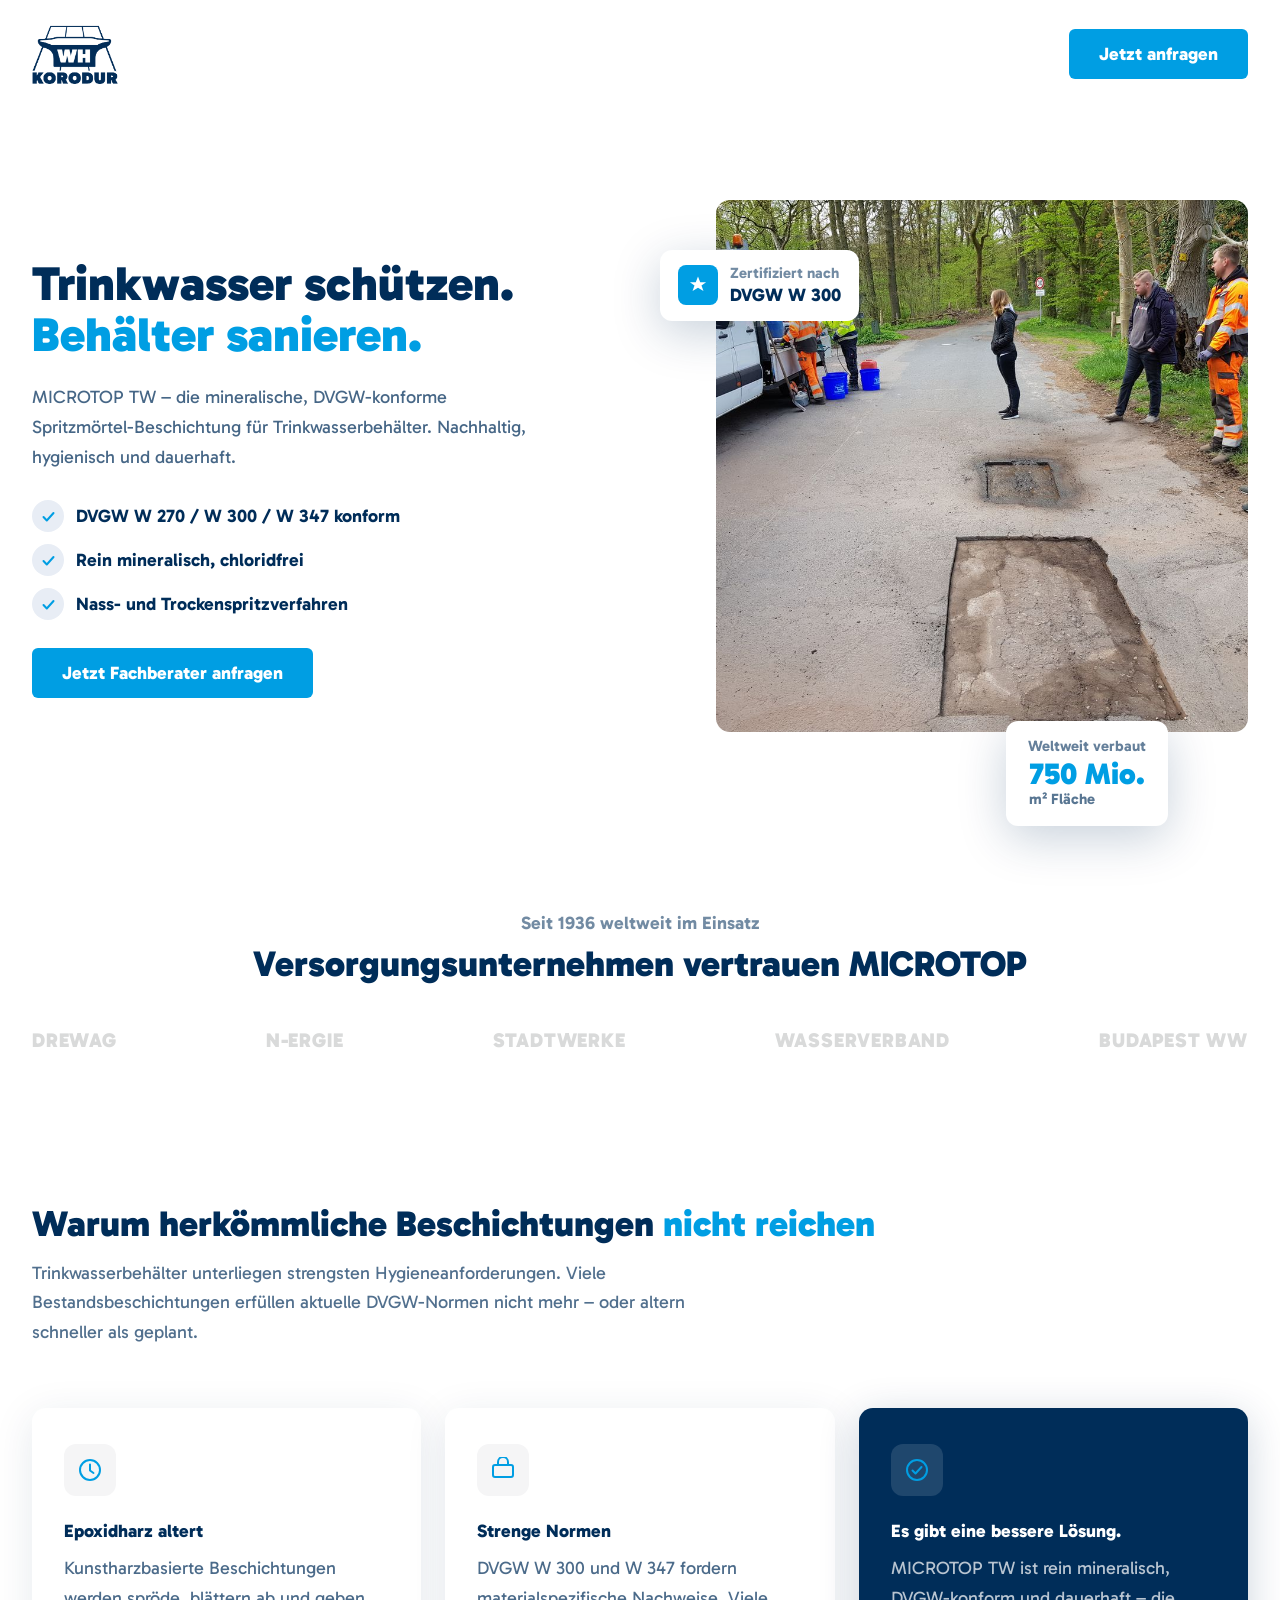
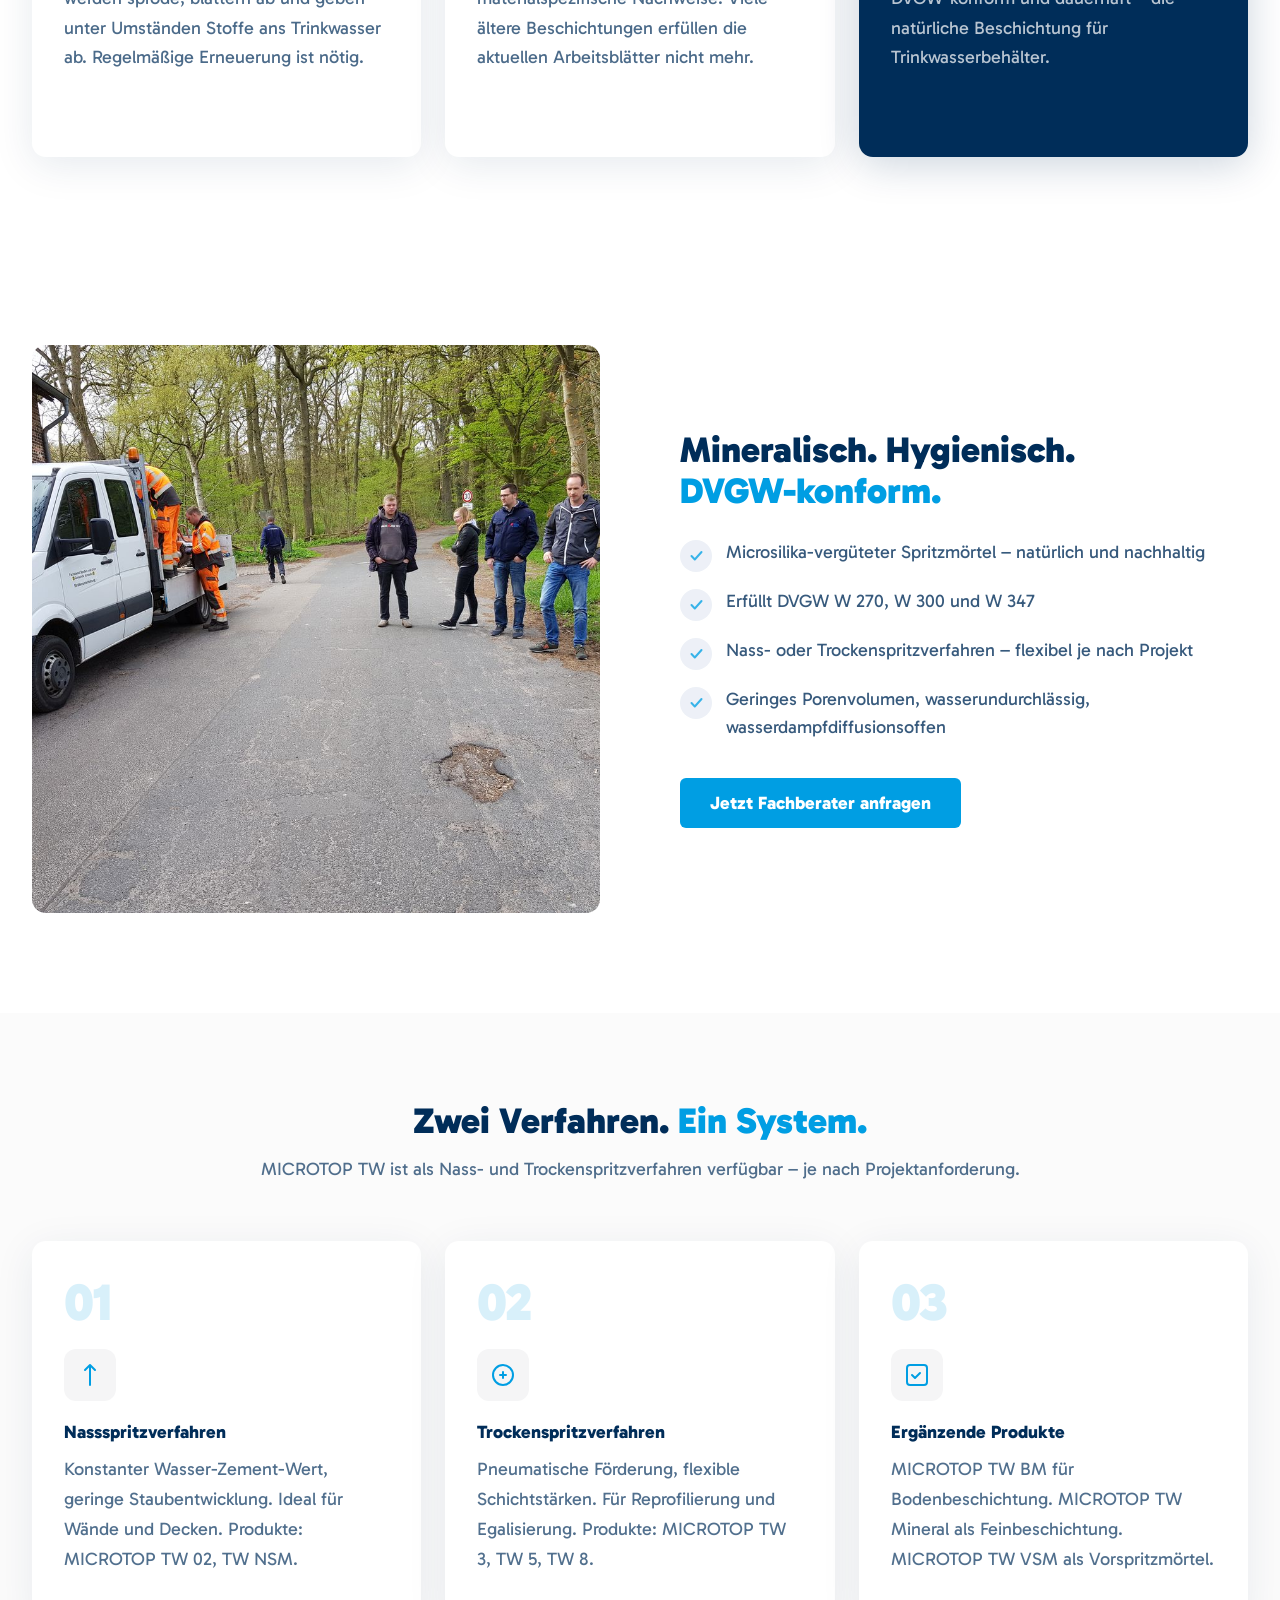
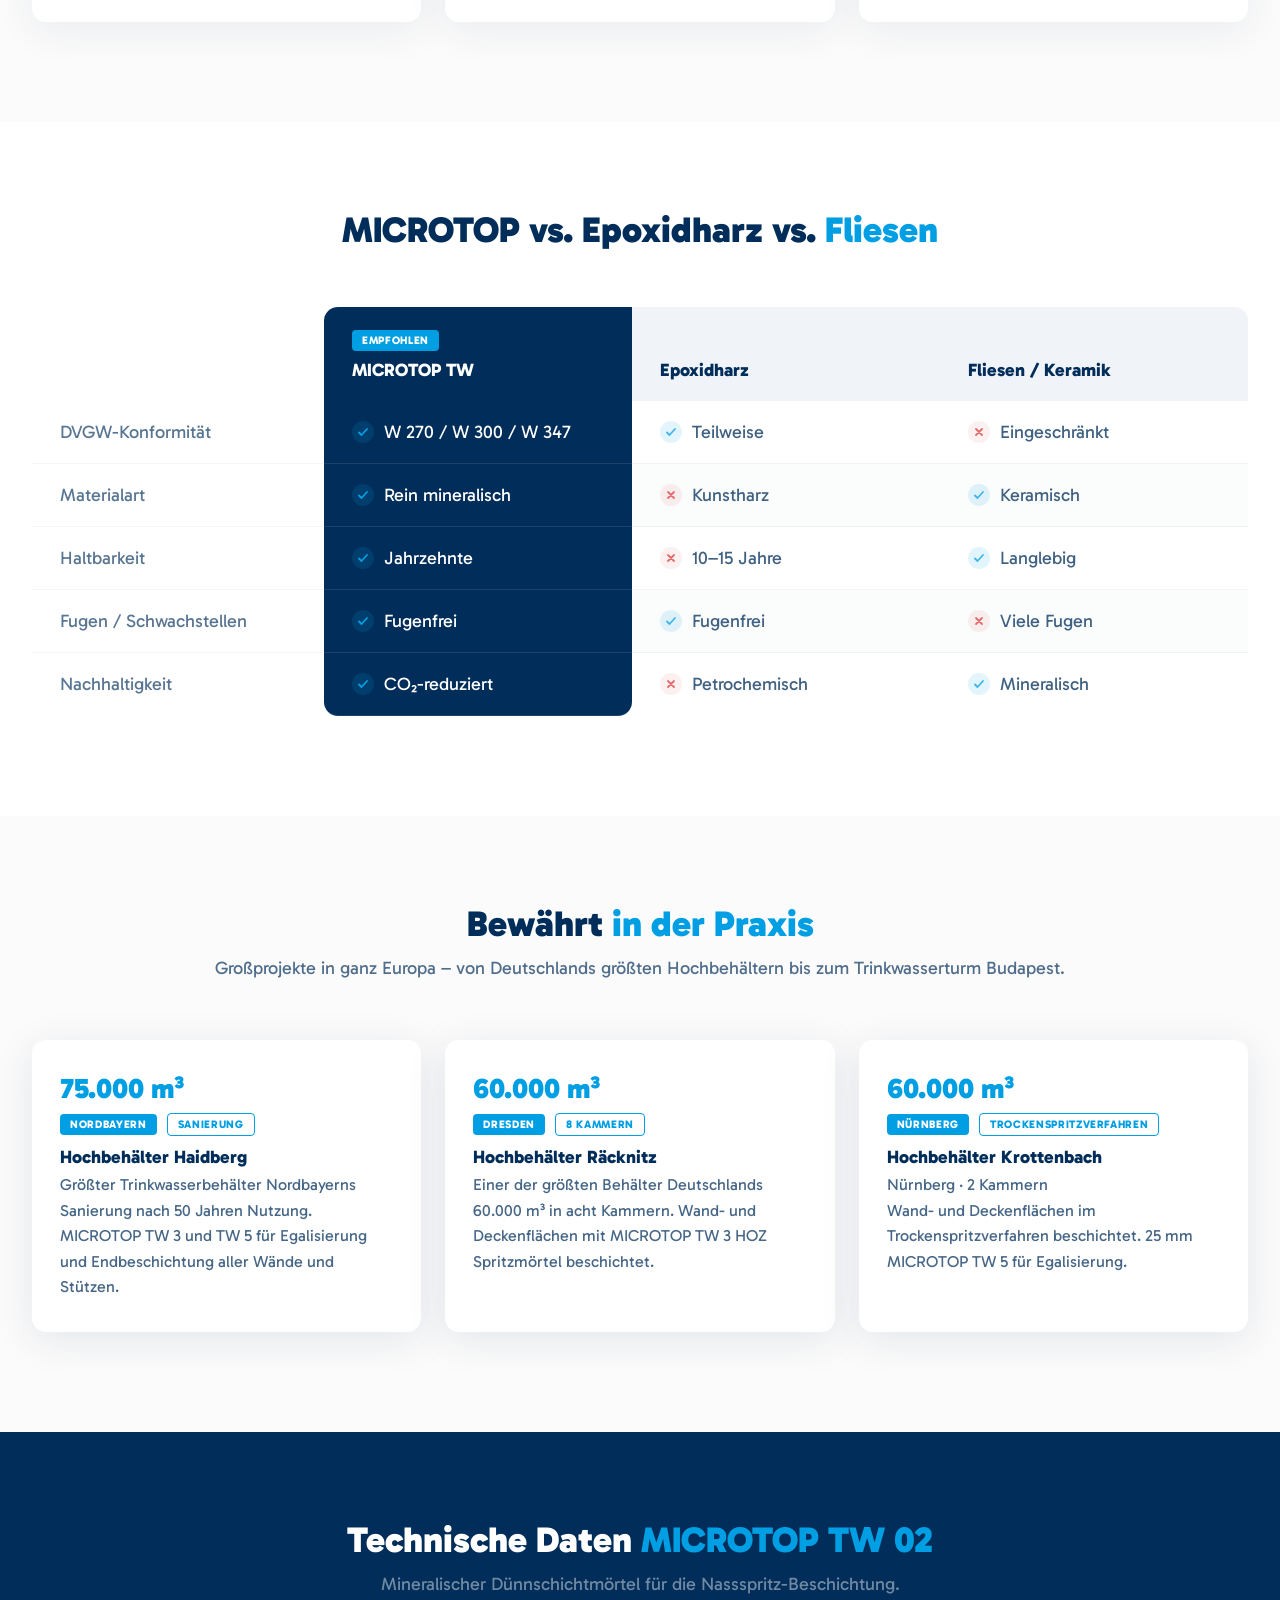
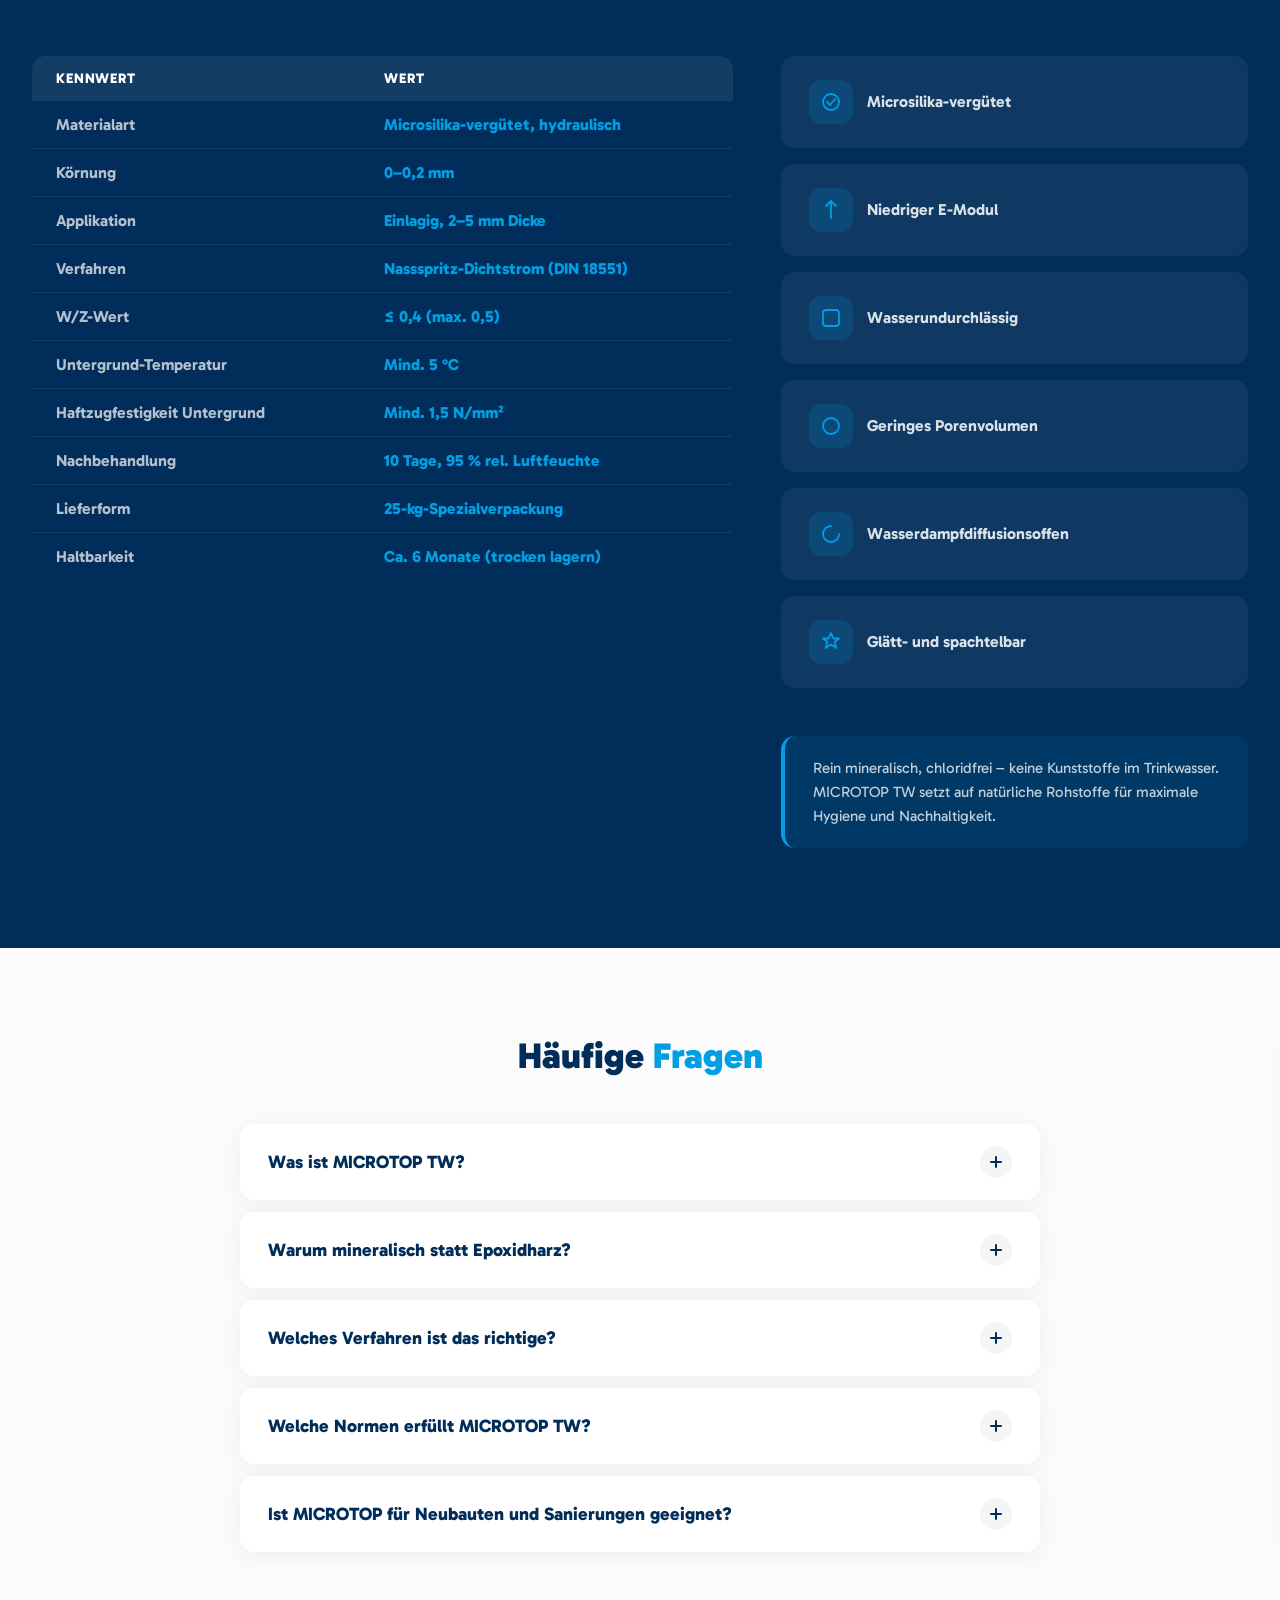
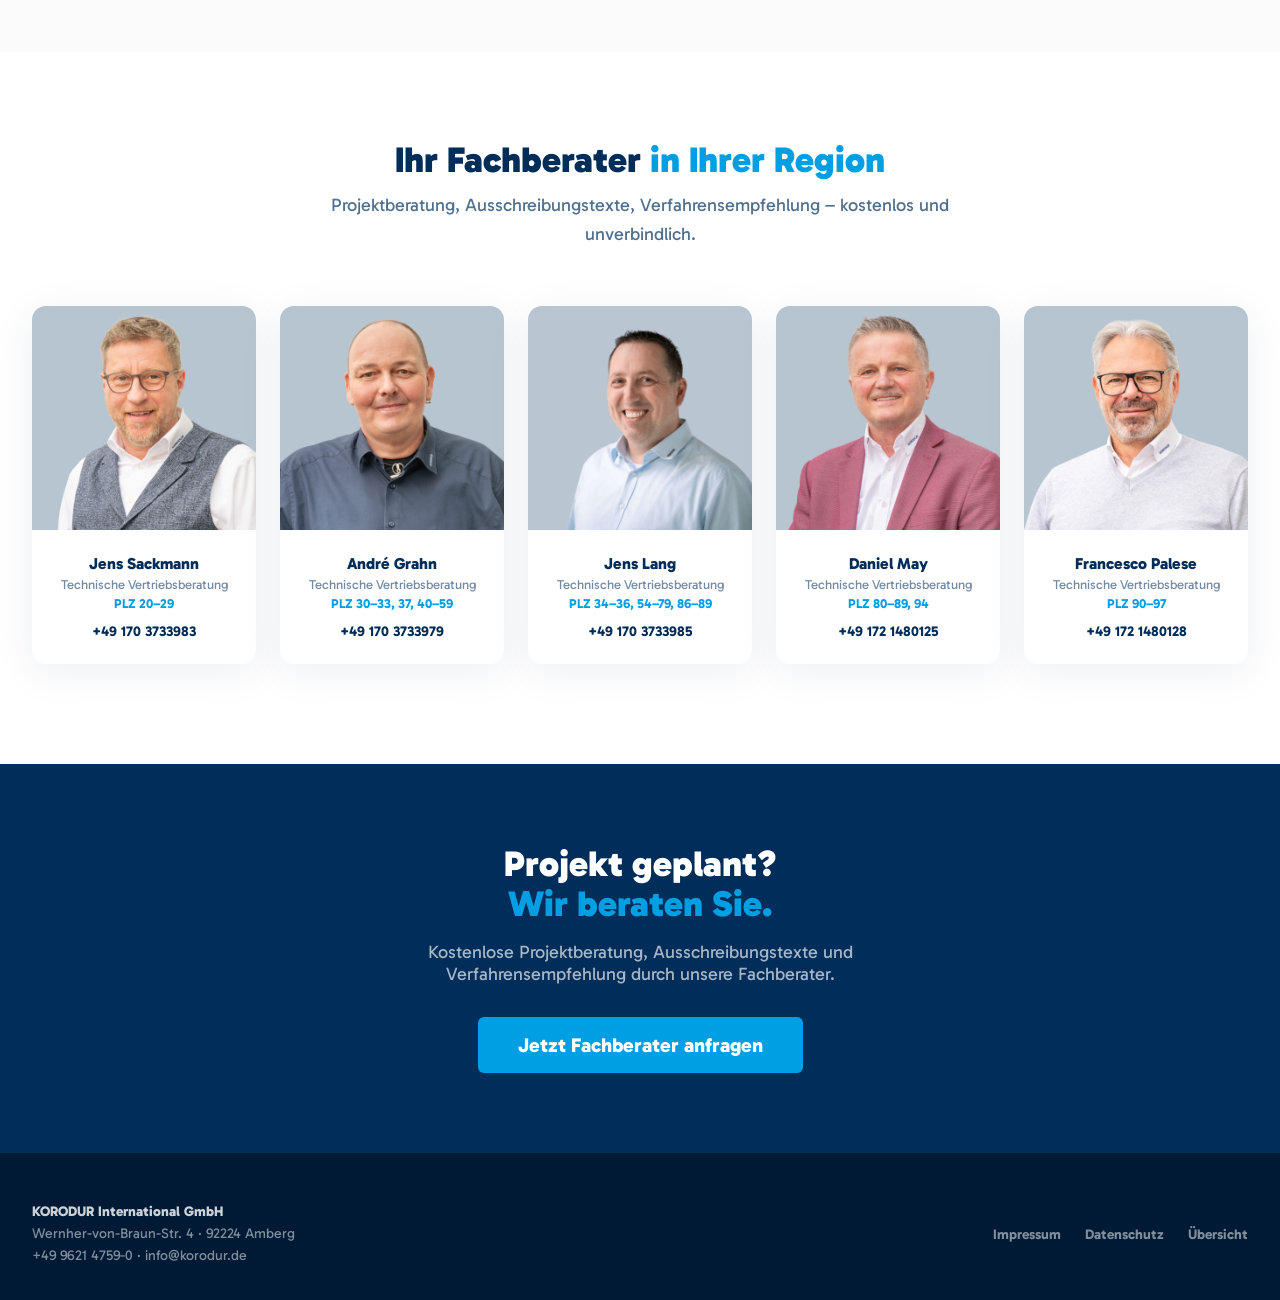
<file: microtop.html>
<!DOCTYPE html>
<html lang="de">
<head>
  <meta charset="UTF-8" />
  <meta name="viewport" content="width=device-width, initial-scale=1.0" />
  <meta name="description" content="MICROTOP TW – mineralische Spritzmörtel-Beschichtung für Trinkwasserbehälter. DVGW-konform, nachhaltig und dauerhaft. KORODUR International." />
  <title>KORODUR – MICROTOP TW Trinkwasserbehälter-Beschichtung</title>
  <link rel="preconnect" href="https://fonts.googleapis.com" />
  <link rel="preconnect" href="https://fonts.gstatic.com" crossorigin />
  <link href="https://fonts.googleapis.com/css2?family=Gabarito:wght@400;700;800;900&display=swap" rel="stylesheet" />
  <style>
    *, *::before, *::after { box-sizing: border-box; margin: 0; padding: 0; }
    html { scroll-behavior: smooth; }
    body { font-family: 'Gabarito', Arial, sans-serif; color: #002d59; background: #ffffff; -webkit-font-smoothing: antialiased; }

    .skip-link { position: absolute; top: -100px; left: 16px; background: #009ee3; color: #fff; padding: 8px 16px; z-index: 9999; font-weight: 700; border-radius: 6px; text-decoration: none; }
    .skip-link:focus { top: 8px; }

    @media (prefers-reduced-motion: reduce) {
      *, *::before, *::after { animation-duration: 0.01ms !important; animation-iteration-count: 1 !important; transition-duration: 0.01ms !important; }
    }

    .container { max-width: 1320px; margin: 0 auto; padding: 0; width: 100%; }

    /* ─── NAV ─── */
    .nav { position: sticky; top: 0; z-index: 100; background: #fff; height: 108px; display: flex; align-items: center; box-shadow: 0 4px 24px rgba(0,45,89,0); transition: box-shadow .35s ease; }
    .nav.scrolled { box-shadow: 0 4px 24px rgba(0,45,89,0.08); }
    .nav .container { display: flex; align-items: center; justify-content: space-between; padding: 0 32px 0 10px; }
    .nav-logo img { height: 90px; display: block; }
    .btn { display: inline-block; background: #009ee3; color: #fff; font-family: 'Gabarito', Arial, sans-serif; font-size: 18px; font-weight: 800; line-height: 1; padding: 16px 30px; border-radius: 6px; border: none; cursor: pointer; text-decoration: none; white-space: nowrap; transition: background .18s ease, box-shadow .18s ease; }
    .btn:hover { background: #0090d0; box-shadow: 0 6px 24px rgba(0,158,227,0.28); text-decoration: none; }

    /* ─── GLOBALS ─── */
    .section-h2 { font-size: 36px; font-weight: 900; color: #002d59; line-height: 1.12; margin-bottom: 14px; }
    .section-sub { font-size: 18px; font-weight: 400; line-height: 1.65; color: #002d59; opacity: 0.68; }
    .highlight-cyan { color: #009ee3; }

    /* ─── HERO ─── */
    .hero { padding: 72px 0 80px; background: #fff; }
    .hero .container { padding: 0 32px; display: grid; grid-template-columns: 1fr 1fr; gap: 64px; align-items: center; }
    .hero-left { display: flex; flex-direction: column; }
    .hero-h1 { font-size: 48px; font-weight: 900; line-height: 1.08; margin-bottom: 22px; }
    .hero-h1 .line1 { color: #002d59; display: block; }
    .hero-h1 .line2 { color: #009ee3; display: block; }
    .hero-sub { font-size: 18px; font-weight: 400; line-height: 1.65; color: #002d59; opacity: 0.72; max-width: 520px; margin-bottom: 28px; }
    .hero-bullets { display: flex; flex-direction: column; gap: 12px; margin-bottom: 28px; }
    .hero-bullet { display: flex; align-items: center; gap: 12px; font-size: 18px; font-weight: 700; color: #002d59; }
    .bullet-icon { flex-shrink: 0; width: 32px; height: 32px; background: #e8edf5; border-radius: 50%; display: flex; align-items: center; justify-content: center; }
    .bullet-icon svg { width: 15px; height: 15px; }
    .hero-right { position: relative; padding: 20px 0 44px 44px; }
    .hero-image { border-radius: 14px; aspect-ratio: 1/1; overflow: hidden; background: linear-gradient(135deg, #e8edf2, #d0d8e4); }
    .hero-image img { width: 100%; height: 100%; object-fit: cover; display: block; }

    .overlay-card { position: absolute; background: #fff; border-radius: 12px; z-index: 2; box-shadow: 0 12px 48px rgba(0,45,89,0.22); }
    .overlay-card-1 { top: 70px; left: -12px; padding: 14px 18px; display: flex; align-items: center; gap: 12px; }
    .overlay-badge { width: 40px; height: 40px; background: #009ee3; border-radius: 8px; display: flex; align-items: center; justify-content: center; flex-shrink: 0; }
    .overlay-badge svg { width: 20px; height: 20px; }
    .overlay-card-1-text .oc-label { font-size: 15px; font-weight: 700; color: #002d59; opacity: 0.55; line-height: 1.3; }
    .overlay-card-1-text .oc-value { font-size: 18px; font-weight: 800; color: #002d59; line-height: 1.3; }
    .overlay-card-2 { bottom: -50px; right: 80px; padding: 16px 22px; display: flex; flex-direction: column; align-items: center; gap: 4px; min-width: 160px; }
    @keyframes float-card { 0% { transform: translateY(0); } 45% { transform: translateY(-16px); } 55% { transform: translateY(-16px); } 100% { transform: translateY(0); } }
    .overlay-card-2 { animation: float-card 3.6s ease-in-out infinite; }
    .oc2-title { font-size: 15px; font-weight: 700; color: #002d59; opacity: 0.6; text-align: center; white-space: nowrap; }
    .oc2-metric .metric-big { font-size: 30px; font-weight: 900; color: #009ee3; line-height: 1; display: block; }
    .oc2-metric .metric-small { font-size: 15px; font-weight: 700; color: #002d59; opacity: 0.65; line-height: 1.4; display: block; }

    /* ─── SOCIAL PROOF ─── */
    .social-proof { background: #fff; padding: 56px 0 64px; }
    .social-proof .container { padding: 0 32px; }
    .sp-label { text-align: center; font-size: 18px; font-weight: 700; color: #002d59; opacity: 0.55; margin-bottom: 10px; }
    .sp-heading { text-align: center; font-size: 36px; font-weight: 900; color: #002d59; line-height: 1.12; margin-bottom: 44px; }
    .sp-logos { display: flex; justify-content: space-between; align-items: center; flex-wrap: wrap; gap: 24px; }
    .sp-logo-item { font-size: 20px; font-weight: 900; color: #d9dada; text-transform: uppercase; letter-spacing: 0.04em; }

    /* ─── PROBLEM ─── */
    .problem { background: #fff; padding: 88px 0 100px; }
    .problem .container { padding: 0 32px; }
    .problem .section-h2 { text-align: left; }
    .problem .section-sub { text-align: left; max-width: 700px; margin: 0 0 60px; }
    .cards-grid { display: grid; grid-template-columns: repeat(3, 1fr); gap: 24px; }
    .card { background: #fff; box-shadow: 0 8px 40px rgba(0,45,89,0.10); border-radius: 14px; padding: 36px 32px 84px; transition: box-shadow .2s ease; }
    .card:hover { box-shadow: 0 12px 48px rgba(0,45,89,0.16); }
    .card-icon-box { width: 52px; height: 52px; background: #f5f5f6; border-radius: 12px; display: flex; align-items: center; justify-content: center; margin-bottom: 24px; }
    .card-icon-box svg { width: 26px; height: 26px; }
    .card-h3 { font-size: 18px; font-weight: 800; color: #002d59; line-height: 1.25; margin-bottom: 12px; }
    .card-p { font-size: 18px; font-weight: 400; line-height: 1.65; color: #002d59; opacity: 0.70; }
    .card.card-highlight { background: #002d59; box-shadow: 0 8px 40px rgba(0,45,89,0.20); }
    .card.card-highlight:hover { box-shadow: 0 12px 48px rgba(0,45,89,0.30); }
    .card.card-highlight .card-icon-box { background: rgba(255,255,255,0.12); }
    .card.card-highlight .card-h3 { color: #fff; }
    .card.card-highlight .card-p { color: rgba(255,255,255,0.72); opacity: 1; }

    /* ─── SOLUTION ─── */
    .solution { background: #fff; padding: 88px 0 100px; }
    .solution .container { padding: 0 32px; display: grid; grid-template-columns: 1fr 1fr; gap: 80px; align-items: center; }
    .solution-image { border-radius: 14px; aspect-ratio: 1/1; overflow: hidden; background: linear-gradient(135deg, #e8edf2, #d0d8e4); display: flex; align-items: center; justify-content: center; }
    .solution-image img { width: 100%; height: 100%; object-fit: cover; display: block; }
    .solution-right { display: flex; flex-direction: column; }
    .solution-right .section-h2 { text-align: left; margin-bottom: 28px; }
    .solution-bullets { display: flex; flex-direction: column; gap: 16px; margin-bottom: 36px; }
    .solution-bullet { display: flex; align-items: flex-start; gap: 14px; font-size: 18px; font-weight: 400; line-height: 1.55; color: #002d59; opacity: 0.78; }
    .solution-bullet-icon { flex-shrink: 0; width: 32px; height: 32px; background: #e8edf5; border-radius: 50%; display: flex; align-items: center; justify-content: center; margin-top: 1px; }
    .solution-bullet-icon svg { width: 15px; height: 15px; }

    /* ─── VERFAHREN (Steps) ─── */
    .verfahren { background: rgba(245,245,246,0.45); padding: 88px 0 100px; }
    .verfahren .container { padding: 0 32px; }
    .verfahren .section-h2 { text-align: center; }
    .verfahren .section-sub { text-align: center; margin: 0 auto 56px; }
    .steps-grid { display: grid; grid-template-columns: repeat(3, 1fr); gap: 24px; }
    .step-card { background: #fff; border-radius: 14px; padding: 36px 32px 48px; box-shadow: 0 8px 40px rgba(0,45,89,0.08); transition: box-shadow .2s ease; }
    .step-card:hover { box-shadow: 0 12px 48px rgba(0,45,89,0.14); }
    .step-number { font-size: 52px; font-weight: 900; color: #009ee3; opacity: 0.15; line-height: 1; margin-bottom: 20px; letter-spacing: -0.02em; }
    .step-icon-box { width: 52px; height: 52px; background: #f5f5f6; border-radius: 12px; display: flex; align-items: center; justify-content: center; margin-bottom: 20px; }
    .step-icon-box svg { width: 26px; height: 26px; }
    .step-h3 { font-size: 18px; font-weight: 800; color: #002d59; line-height: 1.25; margin-bottom: 12px; }
    .step-p { font-size: 18px; font-weight: 400; line-height: 1.65; color: #002d59; opacity: 0.68; }

    /* ─── COMPARISON ─── */
    .comparison { background: #fff; padding: 88px 0 100px; }
    .comparison .container { padding: 0 32px; }
    .comparison .section-h2 { text-align: center; margin-bottom: 56px; }
    .comp-table { width: 100%; border-collapse: separate; border-spacing: 0; }
    .comp-table thead tr th { padding: 20px 28px; font-size: 18px; font-weight: 800; text-align: left; vertical-align: bottom; }
    .comp-table .th-criteria { width: 24%; background: transparent; }
    .comp-table .th-arm { background: #002d59; color: #fff; border-radius: 14px 0 0 0; width: 25.3%; }
    .comp-table .th-other { background: #f0f4f8; color: #002d59; width: 25.3%; }
    .comp-table .th-other:last-child { border-radius: 0 14px 0 0; }
    .comp-recommended { display: inline-block; background: #009ee3; color: #fff; font-size: 11px; font-weight: 800; letter-spacing: 0.06em; text-transform: uppercase; padding: 4px 10px; border-radius: 4px; margin-bottom: 8px; }
    .comp-table tbody tr td { padding: 18px 28px; font-size: 18px; font-weight: 400; line-height: 1.45; border-bottom: 1px solid rgba(0,45,89,0.07); vertical-align: middle; }
    .comp-table tbody tr:last-child td { border-bottom: none; }
    .comp-table .td-criteria { color: #002d59; opacity: 0.65; }
    .comp-table .td-arm { background: #002d59; color: #fff; border-bottom: 1px solid rgba(255,255,255,0.10) !important; }
    .comp-table tbody tr:last-child .td-arm { border-radius: 0 0 14px 14px; }
    .comp-table .td-other { background: #fff; color: #002d59; opacity: 0.75; }
    .comp-table tbody tr:nth-child(even) .td-other { background: #fafbfc; }
    .comp-val { display: flex; align-items: center; gap: 10px; }
    .comp-icon { flex-shrink: 0; width: 22px; height: 22px; border-radius: 50%; display: flex; align-items: center; justify-content: center; }
    .comp-icon svg { width: 12px; height: 12px; }
    .comp-icon-good { background: rgba(0,158,227,0.15); }
    .comp-icon-bad { background: rgba(220,60,60,0.10); }

    /* ─── REFERENZEN ─── */
    .referenzen { background: rgba(245,245,246,0.45); padding: 88px 0 100px; }
    .referenzen .container { padding: 0 32px; }
    .referenzen .section-h2 { text-align: center; margin-bottom: 10px; }
    .referenzen .section-sub { text-align: center; margin: 0 auto 56px; }
    .ref-grid { display: grid; grid-template-columns: repeat(3, 1fr); gap: 24px; }
    .ref-card { background: #fff; border-radius: 14px; box-shadow: 0 8px 40px rgba(0,45,89,0.10); overflow: hidden; transition: box-shadow .2s ease, transform .2s ease; padding: 32px 28px; }
    .ref-card:hover { box-shadow: 0 12px 48px rgba(0,45,89,0.16); transform: translateY(-4px); }
    .ref-badge { display: inline-block; font-size: 11px; font-weight: 800; text-transform: uppercase; letter-spacing: 0.06em; background: #009ee3; color: #fff; padding: 4px 10px; border-radius: 4px; margin-right: 6px; margin-bottom: 10px; }
    .ref-badge-outline { background: transparent; color: #009ee3; border: 1.5px solid #009ee3; }
    .ref-card h3 { font-size: 18px; font-weight: 800; color: #002d59; margin-bottom: 4px; }
    .ref-card-meta { font-size: 14px; color: #002d59; opacity: 0.55; margin-bottom: 10px; }
    .ref-card p { font-size: 16px; line-height: 1.6; color: #002d59; opacity: 0.72; margin-bottom: 0; }
    .ref-stat { font-size: 28px; font-weight: 900; color: #009ee3; margin-bottom: 8px; display: block; }

    /* ─── TECHNIK ─── */
    .technik { background: #002d59; color: #fff; padding: 88px 0 100px; }
    .technik .container { padding: 0 32px; }
    .technik .section-h2 { text-align: center; color: #fff; margin-bottom: 10px; }
    .technik .section-sub { text-align: center; color: rgba(255,255,255,0.65); margin: 0 auto 56px; }
    .technik-layout { display: grid; grid-template-columns: 1.2fr 0.8fr; gap: 48px; align-items: start; }
    .tech-table { width: 100%; border-collapse: separate; border-spacing: 0; border-radius: 14px; overflow: hidden; }
    .tech-table th { background: rgba(255,255,255,0.08); color: #fff; padding: 14px 24px; font-size: 14px; font-weight: 800; text-align: left; text-transform: uppercase; letter-spacing: 0.06em; }
    .tech-table td { padding: 14px 24px; font-size: 16px; border-bottom: 1px solid rgba(255,255,255,0.08); }
    .tech-table td:first-child { font-weight: 700; color: rgba(255,255,255,0.7); }
    .tech-table td:last-child { font-weight: 800; color: #009ee3; }
    .tech-table tbody tr:last-child td { border-bottom: none; }
    .tech-features { display: flex; flex-direction: column; gap: 16px; }
    .tech-feature { background: rgba(255,255,255,0.06); border-radius: 14px; padding: 24px 28px; display: flex; align-items: center; gap: 14px; }
    .tech-feature-icon { width: 44px; height: 44px; background: rgba(0,158,227,0.15); border-radius: 12px; display: flex; align-items: center; justify-content: center; flex-shrink: 0; }
    .tech-feature-icon svg { width: 22px; height: 22px; }
    .tech-feature span { font-size: 16px; font-weight: 700; color: rgba(255,255,255,0.85); }
    .tech-sustainability { margin-top: 32px; padding: 20px 28px; background: rgba(0,158,227,0.1); border-radius: 14px; border-left: 4px solid #009ee3; font-size: 15px; line-height: 1.6; color: rgba(255,255,255,0.75); }

    /* ─── FAQ ─── */
    .faq { background: rgba(245,245,246,0.45); padding: 88px 0 100px; }
    .faq .container { padding: 0 32px; }
    .faq .section-h2 { text-align: center; margin-bottom: 48px; }
    .faq-list { max-width: 800px; margin: 0 auto; display: flex; flex-direction: column; gap: 12px; }
    .faq-item { background: #fff; border-radius: 14px; box-shadow: 0 4px 20px rgba(0,45,89,0.06); overflow: hidden; }
    .faq-question { width: 100%; padding: 22px 28px; font-family: 'Gabarito', Arial, sans-serif; font-weight: 800; font-size: 18px; background: transparent; border: none; cursor: pointer; text-align: left; display: flex; justify-content: space-between; align-items: center; color: #002d59; gap: 16px; transition: color .2s; }
    .faq-question:hover { color: #009ee3; }
    .faq-icon { flex-shrink: 0; width: 32px; height: 32px; background: #f5f5f6; border-radius: 50%; display: flex; align-items: center; justify-content: center; transition: transform .3s ease, background .2s; }
    .faq-item.open .faq-icon { transform: rotate(45deg); background: #009ee3; }
    .faq-item.open .faq-icon svg path { stroke: #fff; }
    .faq-answer { max-height: 0; overflow: hidden; transition: max-height .35s ease; }
    .faq-answer-inner { padding: 0 28px 22px; font-size: 17px; line-height: 1.7; color: #002d59; opacity: 0.72; }

    /* ─── BERATER ─── */
    .berater { background: #fff; padding: 88px 0 100px; }
    .berater .container { padding: 0 32px; }
    .berater .section-h2 { text-align: center; margin-bottom: 10px; }
    .berater .section-sub { text-align: center; margin: 0 auto 56px; max-width: 680px; }
    .berater-grid { display: grid; grid-template-columns: repeat(5, 1fr); gap: 24px; }
    .berater-card { background: #fff; border-radius: 14px; box-shadow: 0 8px 40px rgba(0,45,89,0.08); overflow: hidden; text-align: center; transition: box-shadow .2s ease, transform .2s ease; }
    .berater-card:hover { box-shadow: 0 12px 48px rgba(0,45,89,0.14); transform: translateY(-4px); }
    .berater-card img { width: 100%; aspect-ratio: 1/1; object-fit: cover; }
    .berater-card-body { padding: 20px 16px 24px; }
    .berater-card-body h3 { font-size: 16px; font-weight: 800; color: #002d59; margin-bottom: 4px; }
    .berater-card-role { font-size: 13px; font-weight: 400; color: #002d59; opacity: 0.55; margin-bottom: 4px; }
    .berater-card-region { font-size: 13px; font-weight: 700; color: #009ee3; margin-bottom: 10px; }
    .berater-card-phone { display: inline-block; font-size: 14px; font-weight: 700; color: #002d59; text-decoration: none; }
    .berater-card-phone:hover { color: #009ee3; text-decoration: none; }

    /* ─── CTA ─── */
    .cta-section { background: #002d59; padding: 80px 0; text-align: center; }
    .cta-section .container { padding: 0 32px; }
    .cta-section h2 { font-size: 36px; font-weight: 900; color: #fff; line-height: 1.12; margin-bottom: 16px; }
    .cta-section p { font-size: 18px; color: rgba(255,255,255,0.65); max-width: 560px; margin: 0 auto 32px; }
    .cta-section .btn { font-size: 20px; padding: 18px 40px; }

    /* ─── FOOTER ─── */
    .footer { background: #001a35; color: rgba(255,255,255,0.5); padding: 48px 0 32px; }
    .footer .container { padding: 0 32px; }
    .footer-inner { display: flex; justify-content: space-between; align-items: center; flex-wrap: wrap; gap: 16px; }
    .footer-brand { font-size: 14px; line-height: 1.6; }
    .footer-brand strong { color: rgba(255,255,255,0.8); font-weight: 800; }
    .footer-links { display: flex; gap: 24px; }
    .footer-links a { font-size: 14px; font-weight: 700; color: rgba(255,255,255,0.5); text-decoration: none; transition: color .2s; }
    .footer-links a:hover { color: #009ee3; text-decoration: none; }

    /* ─── RESPONSIVE ─── */
    @media (max-width: 1100px) {
      .hero .container { gap: 40px; }
      .hero-h1 { font-size: 40px; }
      .cards-grid, .steps-grid { grid-template-columns: repeat(2, 1fr); }
      .solution .container { gap: 48px; }
      .comp-table thead tr th, .comp-table tbody tr td { font-size: 16px; padding: 14px 18px; }
      .ref-grid { grid-template-columns: 1fr 1fr; }
      .technik-layout { grid-template-columns: 1fr; }
      .berater-grid { grid-template-columns: repeat(3, 1fr); }
    }
    @media (max-width: 768px) {
      .hero .container, .social-proof .container, .problem .container, .solution .container, .verfahren .container, .comparison .container, .referenzen .container, .technik .container, .faq .container, .berater .container, .cta-section .container, .footer .container { padding: 0 20px; }
      .nav .container { padding: 0 20px 0 7px; }
      .nav { height: 72px; }
      .nav-logo img { height: 52px; }
      .btn { font-size: 15px; padding: 12px 20px; }
      .hero { padding-top: 48px; padding-bottom: 56px; }
      .hero .container { grid-template-columns: 1fr; gap: 40px; }
      .hero-h1 { font-size: 36px; }
      .hero-right { padding: 20px 0 44px 30px; }
      .social-proof { padding: 44px 0 52px; }
      .sp-heading { font-size: 28px; }
      .sp-logos { justify-content: center; gap: 16px 28px; }
      .problem, .solution, .verfahren, .referenzen, .technik, .berater { padding: 64px 0 72px; }
      .section-h2 { font-size: 28px; }
      .cards-grid, .steps-grid { grid-template-columns: 1fr; }
      .solution .container { grid-template-columns: 1fr; gap: 36px; }
      .comparison { padding: 56px 0 64px; overflow-x: auto; -webkit-overflow-scrolling: touch; }
      .comp-table { min-width: 520px; }
      .comp-table thead tr th, .comp-table tbody tr td { font-size: 15px; padding: 12px 14px; }
      .ref-grid { grid-template-columns: 1fr; }
      .berater-grid { grid-template-columns: repeat(2, 1fr); }
      .cta-section h2 { font-size: 28px; }
      .faq { padding: 56px 0 64px; }
    }
    @media (max-width: 480px) {
      .hero-h1 { font-size: 30px; }
      .hero-sub, .hero-bullet, .card-p, .problem .section-sub, .solution-bullet, .step-p { font-size: 16px; }
      .sp-heading, .section-h2 { font-size: 24px; }
      .comp-table thead tr th, .comp-table tbody tr td { font-size: 14px; padding: 10px 12px; }
      .berater-grid { grid-template-columns: 1fr 1fr; }
      .cta-section h2 { font-size: 24px; }
      .footer-inner { flex-direction: column; text-align: center; }
      .footer-links { justify-content: center; }
    }
  </style>
</head>
<body>

  <a class="skip-link" href="#main-content">Zum Inhalt springen</a>

  <nav class="nav">
    <div class="container">
      <a class="nav-logo" href="index.html"><img src="assets/korodur-logo.png" alt="Korodur Logo" /></a>
      <a href="#anfragen" class="btn">Jetzt anfragen</a>
    </div>
  </nav>

  <main id="main-content">

  <!-- HERO -->
  <section class="hero">
    <div class="container">
      <div class="hero-left">
        <h1 class="hero-h1">
          <span class="line1">Trinkwasser schützen.</span>
          <span class="line2">Behälter sanieren.</span>
        </h1>
        <p class="hero-sub">MICROTOP TW – die mineralische, DVGW-konforme Spritzmörtel-Beschichtung für Trinkwasserbehälter. Nachhaltig, hygienisch und dauerhaft.</p>
        <div class="hero-bullets">
          <div class="hero-bullet"><div class="bullet-icon"><svg viewBox="0 0 15 15" fill="none"><path d="M2.5 8L5.8 11.5L12.5 4" stroke="#009ee3" stroke-width="2" stroke-linecap="round" stroke-linejoin="round"/></svg></div><span>DVGW W 270 / W 300 / W 347 konform</span></div>
          <div class="hero-bullet"><div class="bullet-icon"><svg viewBox="0 0 15 15" fill="none"><path d="M2.5 8L5.8 11.5L12.5 4" stroke="#009ee3" stroke-width="2" stroke-linecap="round" stroke-linejoin="round"/></svg></div><span>Rein mineralisch, chloridfrei</span></div>
          <div class="hero-bullet"><div class="bullet-icon"><svg viewBox="0 0 15 15" fill="none"><path d="M2.5 8L5.8 11.5L12.5 4" stroke="#009ee3" stroke-width="2" stroke-linecap="round" stroke-linejoin="round"/></svg></div><span>Nass- und Trockenspritzverfahren</span></div>
        </div>
        <a href="#anfragen" class="btn" style="align-self:flex-start;">Jetzt Fachberater anfragen</a>
      </div>
      <div class="hero-right">
        <div class="overlay-card overlay-card-1">
          <div class="overlay-badge"><svg viewBox="0 0 19 19" fill="none"><path d="M9.5 1.5L11.6 6.8H17.2L12.8 9.9L14.7 15.2L9.5 12L4.3 15.2L6.2 9.9L1.8 6.8H7.4L9.5 1.5Z" fill="#fff"/></svg></div>
          <div class="overlay-card-1-text">
            <div class="oc-label">Zertifiziert nach</div>
            <div class="oc-value">DVGW W 300</div>
          </div>
        </div>
        <div class="hero-image"><img src="assets/arm-team-vorbereitung.jpg" alt="MICROTOP – Sanierung eines Trinkwasserbehälters" /></div>
        <div class="overlay-card overlay-card-2">
          <div class="oc2-title">Weltweit verbaut</div>
          <div class="oc2-metric"><span class="metric-big">750 Mio.</span><span class="metric-small">m² Fläche</span></div>
        </div>
      </div>
    </div>
  </section>

  <!-- SOCIAL PROOF -->
  <section class="social-proof">
    <div class="container">
      <p class="sp-label">Seit 1936 weltweit im Einsatz</p>
      <h2 class="sp-heading">Versorgungsunternehmen vertrauen MICROTOP</h2>
      <div class="sp-logos">
        <span class="sp-logo-item">DREWAG</span>
        <span class="sp-logo-item">N-ERGIE</span>
        <span class="sp-logo-item">Stadtwerke</span>
        <span class="sp-logo-item">Wasserverband</span>
        <span class="sp-logo-item">Budapest WW</span>
      </div>
    </div>
  </section>

  <!-- PROBLEM -->
  <section class="problem">
    <div class="container">
      <h2 class="section-h2">Warum herkömmliche Beschichtungen <span class="highlight-cyan">nicht reichen</span></h2>
      <p class="section-sub">Trinkwasserbehälter unterliegen strengsten Hygieneanforderungen. Viele Bestandsbeschichtungen erfüllen aktuelle DVGW-Normen nicht mehr – oder altern schneller als geplant.</p>
      <div class="cards-grid">
        <div class="card">
          <div class="card-icon-box"><svg viewBox="0 0 26 26" fill="none"><circle cx="13" cy="13" r="10" stroke="#009ee3" stroke-width="2"/><path d="M13 7.5V13.5L16.5 16" stroke="#009ee3" stroke-width="2" stroke-linecap="round" stroke-linejoin="round"/></svg></div>
          <h3 class="card-h3">Epoxidharz altert</h3>
          <p class="card-p">Kunstharzbasierte Beschichtungen werden spröde, blättern ab und geben unter Umständen Stoffe ans Trinkwasser ab. Regelmäßige Erneuerung ist nötig.</p>
        </div>
        <div class="card">
          <div class="card-icon-box"><svg viewBox="0 0 26 26" fill="none"><rect x="3" y="8" width="20" height="12" rx="2" stroke="#009ee3" stroke-width="2"/><path d="M8 8V5a5 5 0 0 1 10 0v3" stroke="#009ee3" stroke-width="2" stroke-linecap="round"/></svg></div>
          <h3 class="card-h3">Strenge Normen</h3>
          <p class="card-p">DVGW W 300 und W 347 fordern materialspezifische Nachweise. Viele ältere Beschichtungen erfüllen die aktuellen Arbeitsblätter nicht mehr.</p>
        </div>
        <div class="card card-highlight">
          <div class="card-icon-box"><svg viewBox="0 0 26 26" fill="none"><circle cx="13" cy="13" r="10" stroke="#009ee3" stroke-width="2"/><path d="M8.5 13.5L11.5 16.5L17.5 10" stroke="#009ee3" stroke-width="2" stroke-linecap="round" stroke-linejoin="round"/></svg></div>
          <h3 class="card-h3">Es gibt eine bessere Lösung.</h3>
          <p class="card-p">MICROTOP TW ist rein mineralisch, DVGW-konform und dauerhaft – die natürliche Beschichtung für Trinkwasserbehälter.</p>
        </div>
      </div>
    </div>
  </section>

  <!-- LÖSUNG -->
  <section class="solution">
    <div class="container">
      <div class="solution-image"><img src="assets/arm-team-ankunft.jpg" alt="MICROTOP Verarbeitung – Team bei Trinkwasserbehälter" /></div>
      <div class="solution-right">
        <h2 class="section-h2">Mineralisch. Hygienisch.<br><span class="highlight-cyan">DVGW-konform.</span></h2>
        <div class="solution-bullets">
          <div class="solution-bullet"><div class="solution-bullet-icon"><svg viewBox="0 0 15 15" fill="none"><path d="M2.5 8L5.8 11.5L12.5 4" stroke="#009ee3" stroke-width="2" stroke-linecap="round" stroke-linejoin="round"/></svg></div><span>Microsilika-vergüteter Spritzmörtel – natürlich und nachhaltig</span></div>
          <div class="solution-bullet"><div class="solution-bullet-icon"><svg viewBox="0 0 15 15" fill="none"><path d="M2.5 8L5.8 11.5L12.5 4" stroke="#009ee3" stroke-width="2" stroke-linecap="round" stroke-linejoin="round"/></svg></div><span>Erfüllt DVGW W 270, W 300 und W 347</span></div>
          <div class="solution-bullet"><div class="solution-bullet-icon"><svg viewBox="0 0 15 15" fill="none"><path d="M2.5 8L5.8 11.5L12.5 4" stroke="#009ee3" stroke-width="2" stroke-linecap="round" stroke-linejoin="round"/></svg></div><span>Nass- oder Trockenspritzverfahren – flexibel je nach Projekt</span></div>
          <div class="solution-bullet"><div class="solution-bullet-icon"><svg viewBox="0 0 15 15" fill="none"><path d="M2.5 8L5.8 11.5L12.5 4" stroke="#009ee3" stroke-width="2" stroke-linecap="round" stroke-linejoin="round"/></svg></div><span>Geringes Porenvolumen, wasserundurchlässig, wasserdampfdiffusionsoffen</span></div>
        </div>
        <a href="#anfragen" class="btn" style="align-self:flex-start;">Jetzt Fachberater anfragen</a>
      </div>
    </div>
  </section>

  <!-- VERFAHREN -->
  <section class="verfahren">
    <div class="container">
      <h2 class="section-h2">Zwei Verfahren. <span class="highlight-cyan">Ein System.</span></h2>
      <p class="section-sub">MICROTOP TW ist als Nass- und Trockenspritzverfahren verfügbar – je nach Projektanforderung.</p>
      <div class="steps-grid">
        <div class="step-card">
          <div class="step-number">01</div>
          <div class="step-icon-box"><svg viewBox="0 0 26 26" fill="none"><path d="M13 3v20M8 8l5-5 5 5" stroke="#009ee3" stroke-width="2" stroke-linecap="round" stroke-linejoin="round"/></svg></div>
          <h3 class="step-h3">Nassspritzverfahren</h3>
          <p class="step-p">Konstanter Wasser-Zement-Wert, geringe Staubentwicklung. Ideal für Wände und Decken. Produkte: MICROTOP TW 02, TW NSM.</p>
        </div>
        <div class="step-card">
          <div class="step-number">02</div>
          <div class="step-icon-box"><svg viewBox="0 0 26 26" fill="none"><circle cx="13" cy="13" r="10" stroke="#009ee3" stroke-width="2"/><path d="M10 13h6M13 10v6" stroke="#009ee3" stroke-width="2" stroke-linecap="round"/></svg></div>
          <h3 class="step-h3">Trockenspritzverfahren</h3>
          <p class="step-p">Pneumatische Förderung, flexible Schichtstärken. Für Reprofilierung und Egalisierung. Produkte: MICROTOP TW 3, TW 5, TW 8.</p>
        </div>
        <div class="step-card">
          <div class="step-number">03</div>
          <div class="step-icon-box"><svg viewBox="0 0 26 26" fill="none"><rect x="3" y="3" width="20" height="20" rx="3" stroke="#009ee3" stroke-width="2"/><path d="M8 13l3 3 5-5" stroke="#009ee3" stroke-width="2" stroke-linecap="round" stroke-linejoin="round"/></svg></div>
          <h3 class="step-h3">Ergänzende Produkte</h3>
          <p class="step-p">MICROTOP TW BM für Bodenbeschichtung. MICROTOP TW Mineral als Feinbeschichtung. MICROTOP TW VSM als Vorspritzmörtel.</p>
        </div>
      </div>
    </div>
  </section>

  <!-- VERGLEICH -->
  <section class="comparison">
    <div class="container">
      <h2 class="section-h2">MICROTOP vs. Epoxidharz vs. <span class="highlight-cyan">Fliesen</span></h2>
      <table class="comp-table">
        <thead><tr>
          <th class="th-criteria"></th>
          <th class="th-arm"><div><span class="comp-recommended">Empfohlen</span></div>MICROTOP TW</th>
          <th class="th-other">Epoxidharz</th>
          <th class="th-other">Fliesen / Keramik</th>
        </tr></thead>
        <tbody>
          <tr>
            <td class="td-criteria">DVGW-Konformität</td>
            <td class="td-arm"><div class="comp-val"><span class="comp-icon comp-icon-good"><svg viewBox="0 0 12 12" fill="none"><path d="M2 6.5L4.5 9L10 3" stroke="#009ee3" stroke-width="1.8" stroke-linecap="round" stroke-linejoin="round"/></svg></span>W 270 / W 300 / W 347</div></td>
            <td class="td-other"><div class="comp-val"><span class="comp-icon comp-icon-good"><svg viewBox="0 0 12 12" fill="none"><path d="M2 6.5L4.5 9L10 3" stroke="#009ee3" stroke-width="1.8" stroke-linecap="round" stroke-linejoin="round"/></svg></span>Teilweise</div></td>
            <td class="td-other"><div class="comp-val"><span class="comp-icon comp-icon-bad"><svg viewBox="0 0 12 12" fill="none"><path d="M3 3l6 6M9 3l-6 6" stroke="#dc3c3c" stroke-width="1.8" stroke-linecap="round"/></svg></span>Eingeschränkt</div></td>
          </tr>
          <tr>
            <td class="td-criteria">Materialart</td>
            <td class="td-arm"><div class="comp-val"><span class="comp-icon comp-icon-good"><svg viewBox="0 0 12 12" fill="none"><path d="M2 6.5L4.5 9L10 3" stroke="#009ee3" stroke-width="1.8" stroke-linecap="round" stroke-linejoin="round"/></svg></span>Rein mineralisch</div></td>
            <td class="td-other"><div class="comp-val"><span class="comp-icon comp-icon-bad"><svg viewBox="0 0 12 12" fill="none"><path d="M3 3l6 6M9 3l-6 6" stroke="#dc3c3c" stroke-width="1.8" stroke-linecap="round"/></svg></span>Kunstharz</div></td>
            <td class="td-other"><div class="comp-val"><span class="comp-icon comp-icon-good"><svg viewBox="0 0 12 12" fill="none"><path d="M2 6.5L4.5 9L10 3" stroke="#009ee3" stroke-width="1.8" stroke-linecap="round" stroke-linejoin="round"/></svg></span>Keramisch</div></td>
          </tr>
          <tr>
            <td class="td-criteria">Haltbarkeit</td>
            <td class="td-arm"><div class="comp-val"><span class="comp-icon comp-icon-good"><svg viewBox="0 0 12 12" fill="none"><path d="M2 6.5L4.5 9L10 3" stroke="#009ee3" stroke-width="1.8" stroke-linecap="round" stroke-linejoin="round"/></svg></span>Jahrzehnte</div></td>
            <td class="td-other"><div class="comp-val"><span class="comp-icon comp-icon-bad"><svg viewBox="0 0 12 12" fill="none"><path d="M3 3l6 6M9 3l-6 6" stroke="#dc3c3c" stroke-width="1.8" stroke-linecap="round"/></svg></span>10–15 Jahre</div></td>
            <td class="td-other"><div class="comp-val"><span class="comp-icon comp-icon-good"><svg viewBox="0 0 12 12" fill="none"><path d="M2 6.5L4.5 9L10 3" stroke="#009ee3" stroke-width="1.8" stroke-linecap="round" stroke-linejoin="round"/></svg></span>Langlebig</div></td>
          </tr>
          <tr>
            <td class="td-criteria">Fugen / Schwachstellen</td>
            <td class="td-arm"><div class="comp-val"><span class="comp-icon comp-icon-good"><svg viewBox="0 0 12 12" fill="none"><path d="M2 6.5L4.5 9L10 3" stroke="#009ee3" stroke-width="1.8" stroke-linecap="round" stroke-linejoin="round"/></svg></span>Fugenfrei</div></td>
            <td class="td-other"><div class="comp-val"><span class="comp-icon comp-icon-good"><svg viewBox="0 0 12 12" fill="none"><path d="M2 6.5L4.5 9L10 3" stroke="#009ee3" stroke-width="1.8" stroke-linecap="round" stroke-linejoin="round"/></svg></span>Fugenfrei</div></td>
            <td class="td-other"><div class="comp-val"><span class="comp-icon comp-icon-bad"><svg viewBox="0 0 12 12" fill="none"><path d="M3 3l6 6M9 3l-6 6" stroke="#dc3c3c" stroke-width="1.8" stroke-linecap="round"/></svg></span>Viele Fugen</div></td>
          </tr>
          <tr>
            <td class="td-criteria">Nachhaltigkeit</td>
            <td class="td-arm"><div class="comp-val"><span class="comp-icon comp-icon-good"><svg viewBox="0 0 12 12" fill="none"><path d="M2 6.5L4.5 9L10 3" stroke="#009ee3" stroke-width="1.8" stroke-linecap="round" stroke-linejoin="round"/></svg></span>CO₂-reduziert</div></td>
            <td class="td-other"><div class="comp-val"><span class="comp-icon comp-icon-bad"><svg viewBox="0 0 12 12" fill="none"><path d="M3 3l6 6M9 3l-6 6" stroke="#dc3c3c" stroke-width="1.8" stroke-linecap="round"/></svg></span>Petrochemisch</div></td>
            <td class="td-other"><div class="comp-val"><span class="comp-icon comp-icon-good"><svg viewBox="0 0 12 12" fill="none"><path d="M2 6.5L4.5 9L10 3" stroke="#009ee3" stroke-width="1.8" stroke-linecap="round" stroke-linejoin="round"/></svg></span>Mineralisch</div></td>
          </tr>
        </tbody>
      </table>
    </div>
  </section>

  <!-- REFERENZEN -->
  <section class="referenzen">
    <div class="container">
      <h2 class="section-h2">Bewährt <span class="highlight-cyan">in der Praxis</span></h2>
      <p class="section-sub">Großprojekte in ganz Europa – von Deutschlands größten Hochbehältern bis zum Trinkwasserturm Budapest.</p>
      <div class="ref-grid">
        <div class="ref-card">
          <span class="ref-stat">75.000 m³</span>
          <span class="ref-badge">Nordbayern</span>
          <span class="ref-badge ref-badge-outline">Sanierung</span>
          <h3>Hochbehälter Haidberg</h3>
          <p class="ref-card-meta">Größter Trinkwasserbehälter Nordbayerns</p>
          <p>Sanierung nach 50 Jahren Nutzung. MICROTOP TW 3 und TW 5 für Egalisierung und Endbeschichtung aller Wände und Stützen.</p>
        </div>
        <div class="ref-card">
          <span class="ref-stat">60.000 m³</span>
          <span class="ref-badge">Dresden</span>
          <span class="ref-badge ref-badge-outline">8 Kammern</span>
          <h3>Hochbehälter Räcknitz</h3>
          <p class="ref-card-meta">Einer der größten Behälter Deutschlands</p>
          <p>60.000 m³ in acht Kammern. Wand- und Deckenflächen mit MICROTOP TW 3 HOZ Spritzmörtel beschichtet.</p>
        </div>
        <div class="ref-card">
          <span class="ref-stat">60.000 m³</span>
          <span class="ref-badge">Nürnberg</span>
          <span class="ref-badge ref-badge-outline">Trockenspritzverfahren</span>
          <h3>Hochbehälter Krottenbach</h3>
          <p class="ref-card-meta">Nürnberg · 2 Kammern</p>
          <p>Wand- und Deckenflächen im Trockenspritzverfahren beschichtet. 25 mm MICROTOP TW 5 für Egalisierung.</p>
        </div>
      </div>
    </div>
  </section>

  <!-- TECHNIK -->
  <section class="technik" id="technik">
    <div class="container">
      <h2 class="section-h2" style="color:#fff;">Technische Daten <span class="highlight-cyan">MICROTOP TW 02</span></h2>
      <p class="section-sub">Mineralischer Dünnschichtmörtel für die Nassspritz-Beschichtung.</p>
      <div class="technik-layout">
        <table class="tech-table">
          <thead><tr><th>Kennwert</th><th>Wert</th></tr></thead>
          <tbody>
            <tr><td>Materialart</td><td>Microsilika-vergütet, hydraulisch</td></tr>
            <tr><td>Körnung</td><td>0–0,2 mm</td></tr>
            <tr><td>Applikation</td><td>Einlagig, 2–5 mm Dicke</td></tr>
            <tr><td>Verfahren</td><td>Nassspritz-Dichtstrom (DIN 18551)</td></tr>
            <tr><td>W/Z-Wert</td><td>≤ 0,4 (max. 0,5)</td></tr>
            <tr><td>Untergrund-Temperatur</td><td>Mind. 5 °C</td></tr>
            <tr><td>Haftzugfestigkeit Untergrund</td><td>Mind. 1,5 N/mm²</td></tr>
            <tr><td>Nachbehandlung</td><td>10 Tage, 95 % rel. Luftfeuchte</td></tr>
            <tr><td>Lieferform</td><td>25-kg-Spezialverpackung</td></tr>
            <tr><td>Haltbarkeit</td><td>Ca. 6 Monate (trocken lagern)</td></tr>
          </tbody>
        </table>
        <div class="tech-features">
          <div class="tech-feature"><div class="tech-feature-icon"><svg viewBox="0 0 22 22" fill="none"><circle cx="11" cy="11" r="8" stroke="#009ee3" stroke-width="1.8"/><path d="M7 11L10 14L15 8" stroke="#009ee3" stroke-width="1.8" stroke-linecap="round" stroke-linejoin="round"/></svg></div><span>Microsilika-vergütet</span></div>
          <div class="tech-feature"><div class="tech-feature-icon"><svg viewBox="0 0 22 22" fill="none"><path d="M11 3v16M6 7l5-5 5 5" stroke="#009ee3" stroke-width="1.8" stroke-linecap="round" stroke-linejoin="round"/></svg></div><span>Niedriger E-Modul</span></div>
          <div class="tech-feature"><div class="tech-feature-icon"><svg viewBox="0 0 22 22" fill="none"><rect x="3" y="3" width="16" height="16" rx="3" stroke="#009ee3" stroke-width="1.8"/></svg></div><span>Wasserundurchlässig</span></div>
          <div class="tech-feature"><div class="tech-feature-icon"><svg viewBox="0 0 22 22" fill="none"><circle cx="11" cy="11" r="8" stroke="#009ee3" stroke-width="1.8"/></svg></div><span>Geringes Porenvolumen</span></div>
          <div class="tech-feature"><div class="tech-feature-icon"><svg viewBox="0 0 22 22" fill="none"><path d="M11 3C6.58 3 3 6.58 3 11s3.58 8 8 8 8-3.58 8-8" stroke="#009ee3" stroke-width="1.8" stroke-linecap="round"/></svg></div><span>Wasserdampfdiffusionsoffen</span></div>
          <div class="tech-feature"><div class="tech-feature-icon"><svg viewBox="0 0 22 22" fill="none"><path d="M11 2L13.5 7.5H19L14.5 11L16.5 17L11 13.5L5.5 17L7.5 11L3 7.5H8.5L11 2Z" stroke="#009ee3" stroke-width="1.8" stroke-linecap="round" stroke-linejoin="round"/></svg></div><span>Glätt- und spachtelbar</span></div>
          <div class="tech-sustainability">Rein mineralisch, chloridfrei – keine Kunststoffe im Trinkwasser. MICROTOP TW setzt auf natürliche Rohstoffe für maximale Hygiene und Nachhaltigkeit.</div>
        </div>
      </div>
    </div>
  </section>

  <!-- FAQ -->
  <section class="faq" id="faq">
    <div class="container">
      <h2 class="section-h2">Häufige <span class="highlight-cyan">Fragen</span></h2>
      <div class="faq-list">
        <div class="faq-item"><button class="faq-question" aria-expanded="false">Was ist MICROTOP TW?<span class="faq-icon"><svg width="16" height="16" viewBox="0 0 16 16" fill="none"><path d="M8 3V13M3 8H13" stroke="#002d59" stroke-width="2" stroke-linecap="round"/></svg></span></button><div class="faq-answer"><div class="faq-answer-inner">Ein mineralischer, microsilika-vergüteter Spritzmörtel für die Sanierung und den Neubau von Trinkwasserbehältern. MICROTOP TW ist DVGW-konform (W 270, W 300, W 347) und erzielt eine hygienische, verschleißresistente und dauerhaft dichte Beschichtung.</div></div></div>
        <div class="faq-item"><button class="faq-question" aria-expanded="false">Warum mineralisch statt Epoxidharz?<span class="faq-icon"><svg width="16" height="16" viewBox="0 0 16 16" fill="none"><path d="M8 3V13M3 8H13" stroke="#002d59" stroke-width="2" stroke-linecap="round"/></svg></span></button><div class="faq-answer"><div class="faq-answer-inner">Mineralische Beschichtungen geben keine Fremdstoffe ans Trinkwasser ab, sind chemisch beständig und altern nicht wie Kunstharze. Sie sind zudem nachhaltiger und haben eine deutlich längere Lebensdauer.</div></div></div>
        <div class="faq-item"><button class="faq-question" aria-expanded="false">Welches Verfahren ist das richtige?<span class="faq-icon"><svg width="16" height="16" viewBox="0 0 16 16" fill="none"><path d="M8 3V13M3 8H13" stroke="#002d59" stroke-width="2" stroke-linecap="round"/></svg></span></button><div class="faq-answer"><div class="faq-answer-inner">Das Nassspritzverfahren (MICROTOP TW 02, TW NSM) bietet konstanten W/Z-Wert und geringe Staubentwicklung. Das Trockenspritzverfahren (TW 3, TW 5, TW 8) eignet sich für dickere Schichten und Reprofilierung. Unsere Fachberater empfehlen das optimale Verfahren für Ihr Projekt.</div></div></div>
        <div class="faq-item"><button class="faq-question" aria-expanded="false">Welche Normen erfüllt MICROTOP TW?<span class="faq-icon"><svg width="16" height="16" viewBox="0 0 16 16" fill="none"><path d="M8 3V13M3 8H13" stroke="#002d59" stroke-width="2" stroke-linecap="round"/></svg></span></button><div class="faq-answer"><div class="faq-answer-inner">MICROTOP TW erfüllt die DVGW-Arbeitsblätter W 270 (mikrobiologische Prüfung), W 300 (Trinkwasserbehälter – Planung, Bau, Betrieb) und W 347 (Hygienische Anforderungen). Verarbeitung nach DIN 18551.</div></div></div>
        <div class="faq-item"><button class="faq-question" aria-expanded="false">Ist MICROTOP für Neubauten und Sanierungen geeignet?<span class="faq-icon"><svg width="16" height="16" viewBox="0 0 16 16" fill="none"><path d="M8 3V13M3 8H13" stroke="#002d59" stroke-width="2" stroke-linecap="round"/></svg></span></button><div class="faq-answer"><div class="faq-answer-inner">Ja. MICROTOP TW wird sowohl für die Sanierung bestehender Trinkwasserbehälter als auch für die Beschichtung von Neubauten eingesetzt. Bei Sanierungen wird der Untergrund zunächst per HD-Wasserstrahlen (>1.000 bar) vorbereitet.</div></div></div>
      </div>
    </div>
  </section>

  <!-- BERATER -->
  <section class="berater" id="anfragen">
    <div class="container">
      <h2 class="section-h2">Ihr Fachberater <span class="highlight-cyan">in Ihrer Region</span></h2>
      <p class="section-sub">Projektberatung, Ausschreibungstexte, Verfahrensempfehlung – kostenlos und unverbindlich.</p>
      <div class="berater-grid">
        <div class="berater-card"><img src="assets/berater/Jens-Sackmann-2048x2048.jpg" alt="Jens Sackmann" loading="lazy" /><div class="berater-card-body"><h3>Jens Sackmann</h3><p class="berater-card-role">Technische Vertriebsberatung</p><p class="berater-card-region">PLZ 20–29</p><a href="tel:+491703733983" class="berater-card-phone">+49 170 3733983</a></div></div>
        <div class="berater-card"><img src="assets/berater/Andre-Grahn-2048x2048.jpg" alt="André Grahn" loading="lazy" /><div class="berater-card-body"><h3>André Grahn</h3><p class="berater-card-role">Technische Vertriebsberatung</p><p class="berater-card-region">PLZ 30–33, 37, 40–59</p><a href="tel:+491703733979" class="berater-card-phone">+49 170 3733979</a></div></div>
        <div class="berater-card"><img src="assets/berater/Jens-Lang-2048x2048.webp" alt="Jens Lang" loading="lazy" /><div class="berater-card-body"><h3>Jens Lang</h3><p class="berater-card-role">Technische Vertriebsberatung</p><p class="berater-card-region">PLZ 34–36, 54–79, 86–89</p><a href="tel:+491703733985" class="berater-card-phone">+49 170 3733985</a></div></div>
        <div class="berater-card"><img src="assets/berater/Daniel-May-2048x2048.jpg" alt="Daniel May" loading="lazy" /><div class="berater-card-body"><h3>Daniel May</h3><p class="berater-card-role">Technische Vertriebsberatung</p><p class="berater-card-region">PLZ 80–89, 94</p><a href="tel:+491721480125" class="berater-card-phone">+49 172 1480125</a></div></div>
        <div class="berater-card"><img src="assets/berater/Francesco-Palese-2048x2048.jpg" alt="Francesco Palese" loading="lazy" /><div class="berater-card-body"><h3>Francesco Palese</h3><p class="berater-card-role">Technische Vertriebsberatung</p><p class="berater-card-region">PLZ 90–97</p><a href="tel:+491721480128" class="berater-card-phone">+49 172 1480128</a></div></div>
      </div>
    </div>
  </section>

  <!-- CTA -->
  <section class="cta-section">
    <div class="container">
      <h2>Projekt geplant?<br><span class="highlight-cyan">Wir beraten Sie.</span></h2>
      <p>Kostenlose Projektberatung, Ausschreibungstexte und Verfahrensempfehlung durch unsere Fachberater.</p>
      <a href="mailto:info@korodur.de" class="btn">Jetzt Fachberater anfragen</a>
    </div>
  </section>

  </main>

  <footer class="footer">
    <div class="container">
      <div class="footer-inner">
        <div class="footer-brand"><strong>KORODUR International GmbH</strong><br>Wernher-von-Braun-Str. 4 · 92224 Amberg<br>+49 9621 4759-0 · info@korodur.de</div>
        <div class="footer-links">
          <a href="https://www.korodur.de/impressum/">Impressum</a>
          <a href="https://www.korodur.de/datenschutz/">Datenschutz</a>
          <a href="index.html">Übersicht</a>
        </div>
      </div>
    </div>
  </footer>

  <script>
    (function(){
      var nav=document.querySelector('.nav');
      window.addEventListener('scroll',function(){if(window.scrollY>1){nav.classList.add('scrolled')}else{nav.classList.remove('scrolled')}},{passive:true});
    })();
    document.querySelectorAll('.faq-question').forEach(function(btn){
      btn.addEventListener('click',function(){
        var item=btn.closest('.faq-item'),answer=item.querySelector('.faq-answer'),isOpen=item.classList.contains('open');
        document.querySelectorAll('.faq-item').forEach(function(fi){fi.classList.remove('open');fi.querySelector('.faq-question').setAttribute('aria-expanded','false');fi.querySelector('.faq-answer').style.maxHeight=null;});
        if(!isOpen){item.classList.add('open');btn.setAttribute('aria-expanded','true');answer.style.maxHeight=answer.scrollHeight+'px';}
      });
    });
  </script>
</body>
</html>
</file>
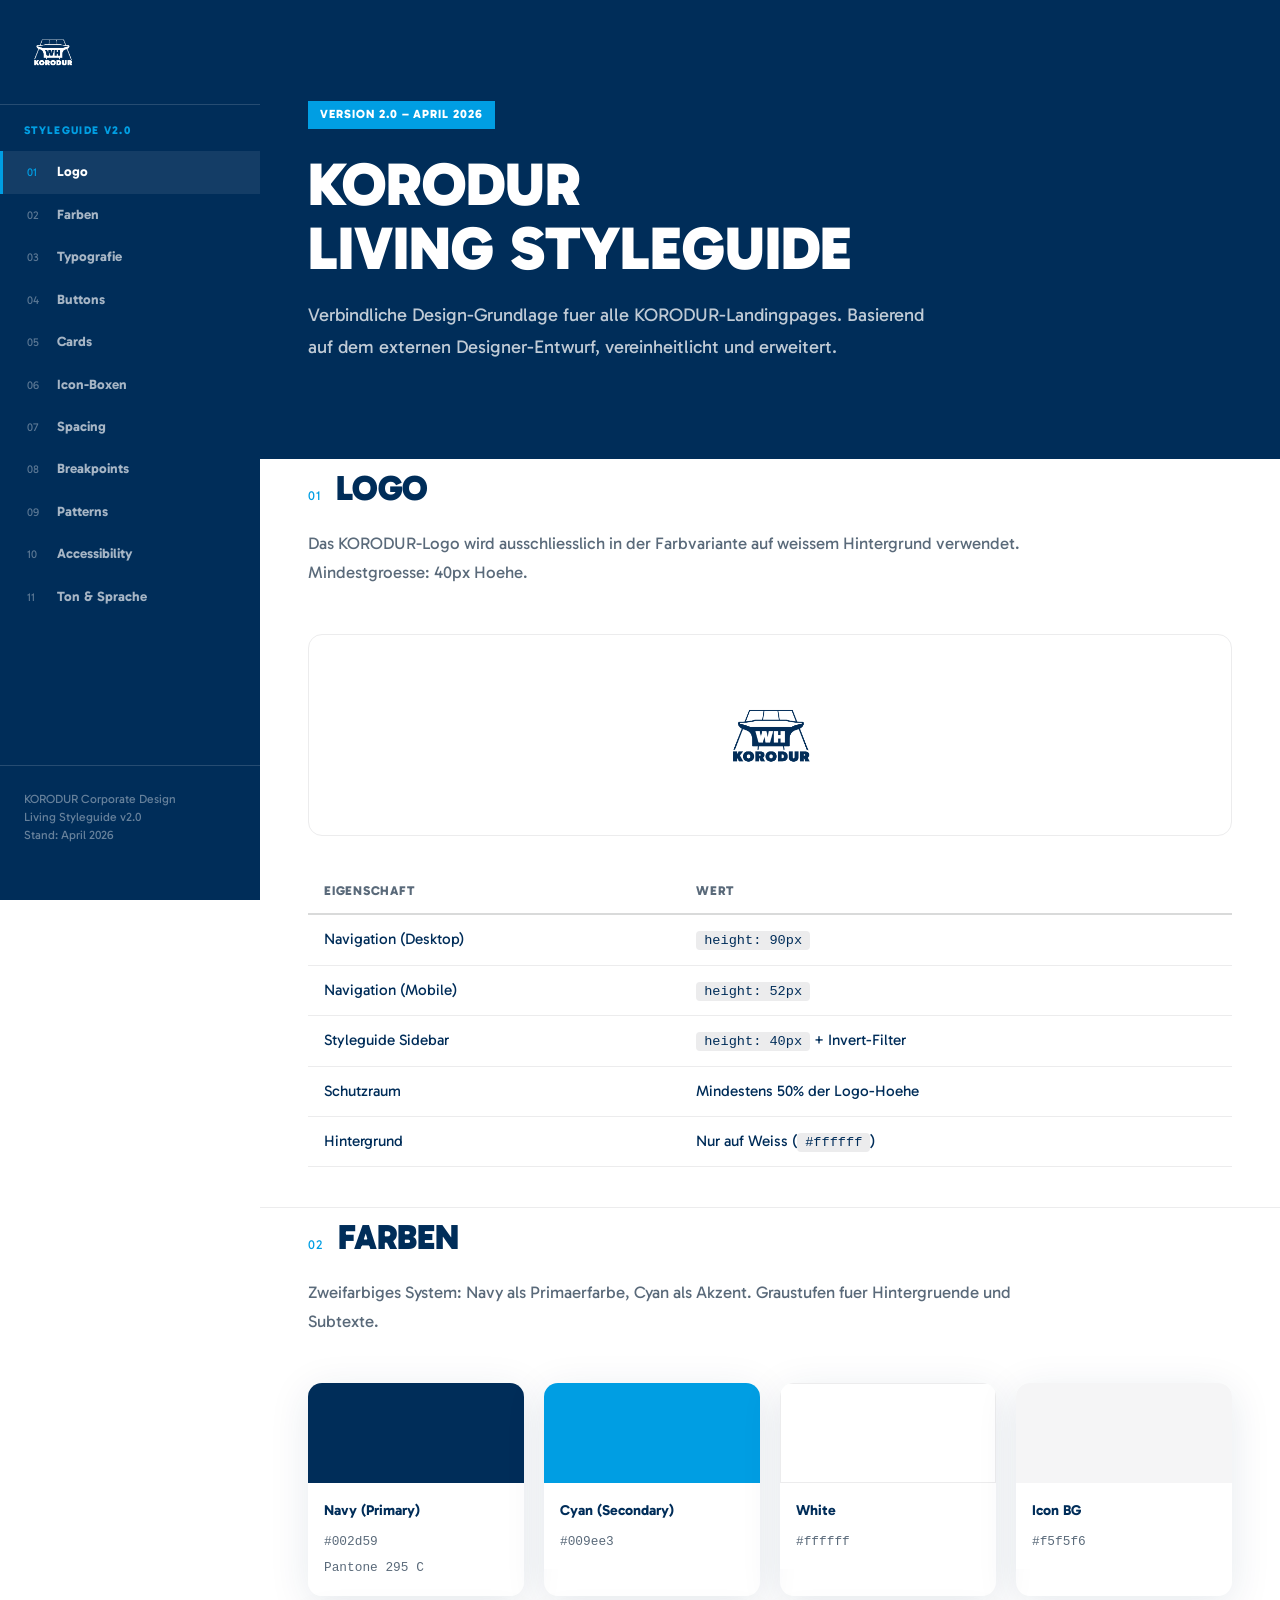
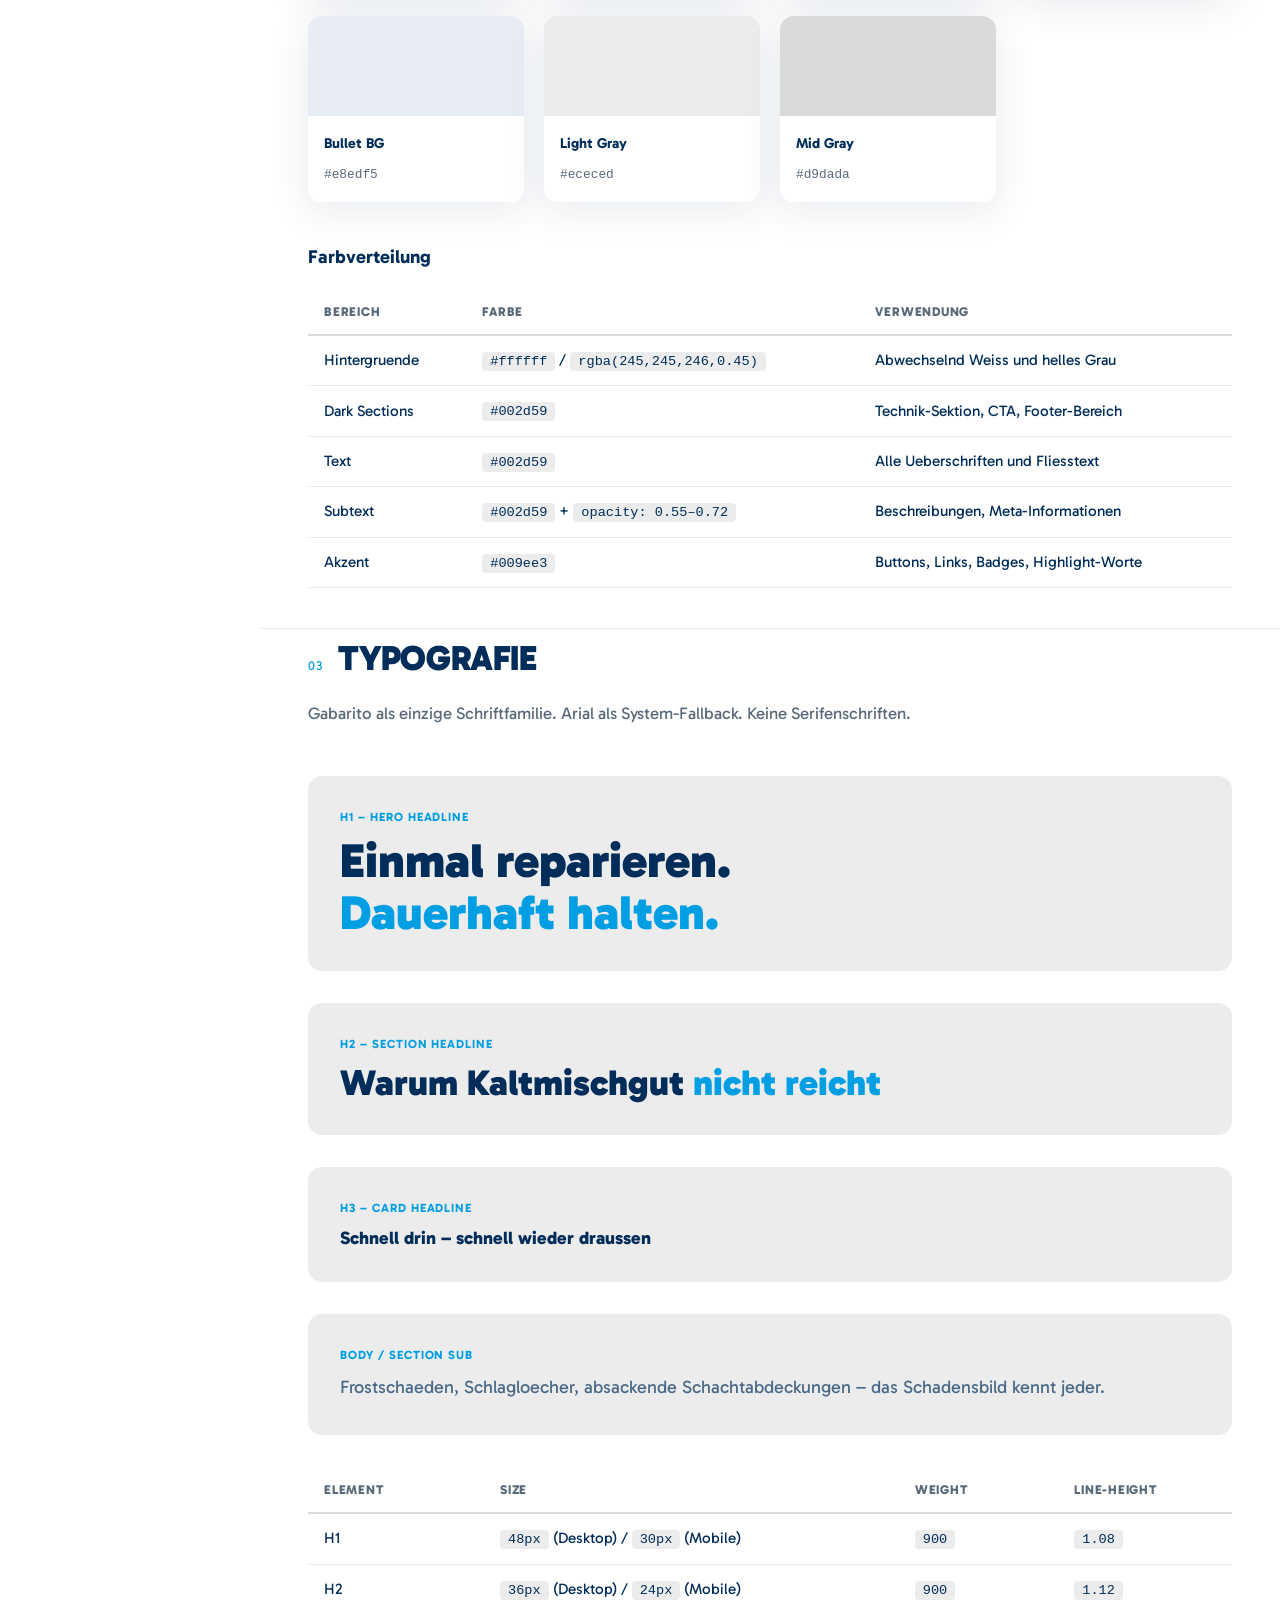
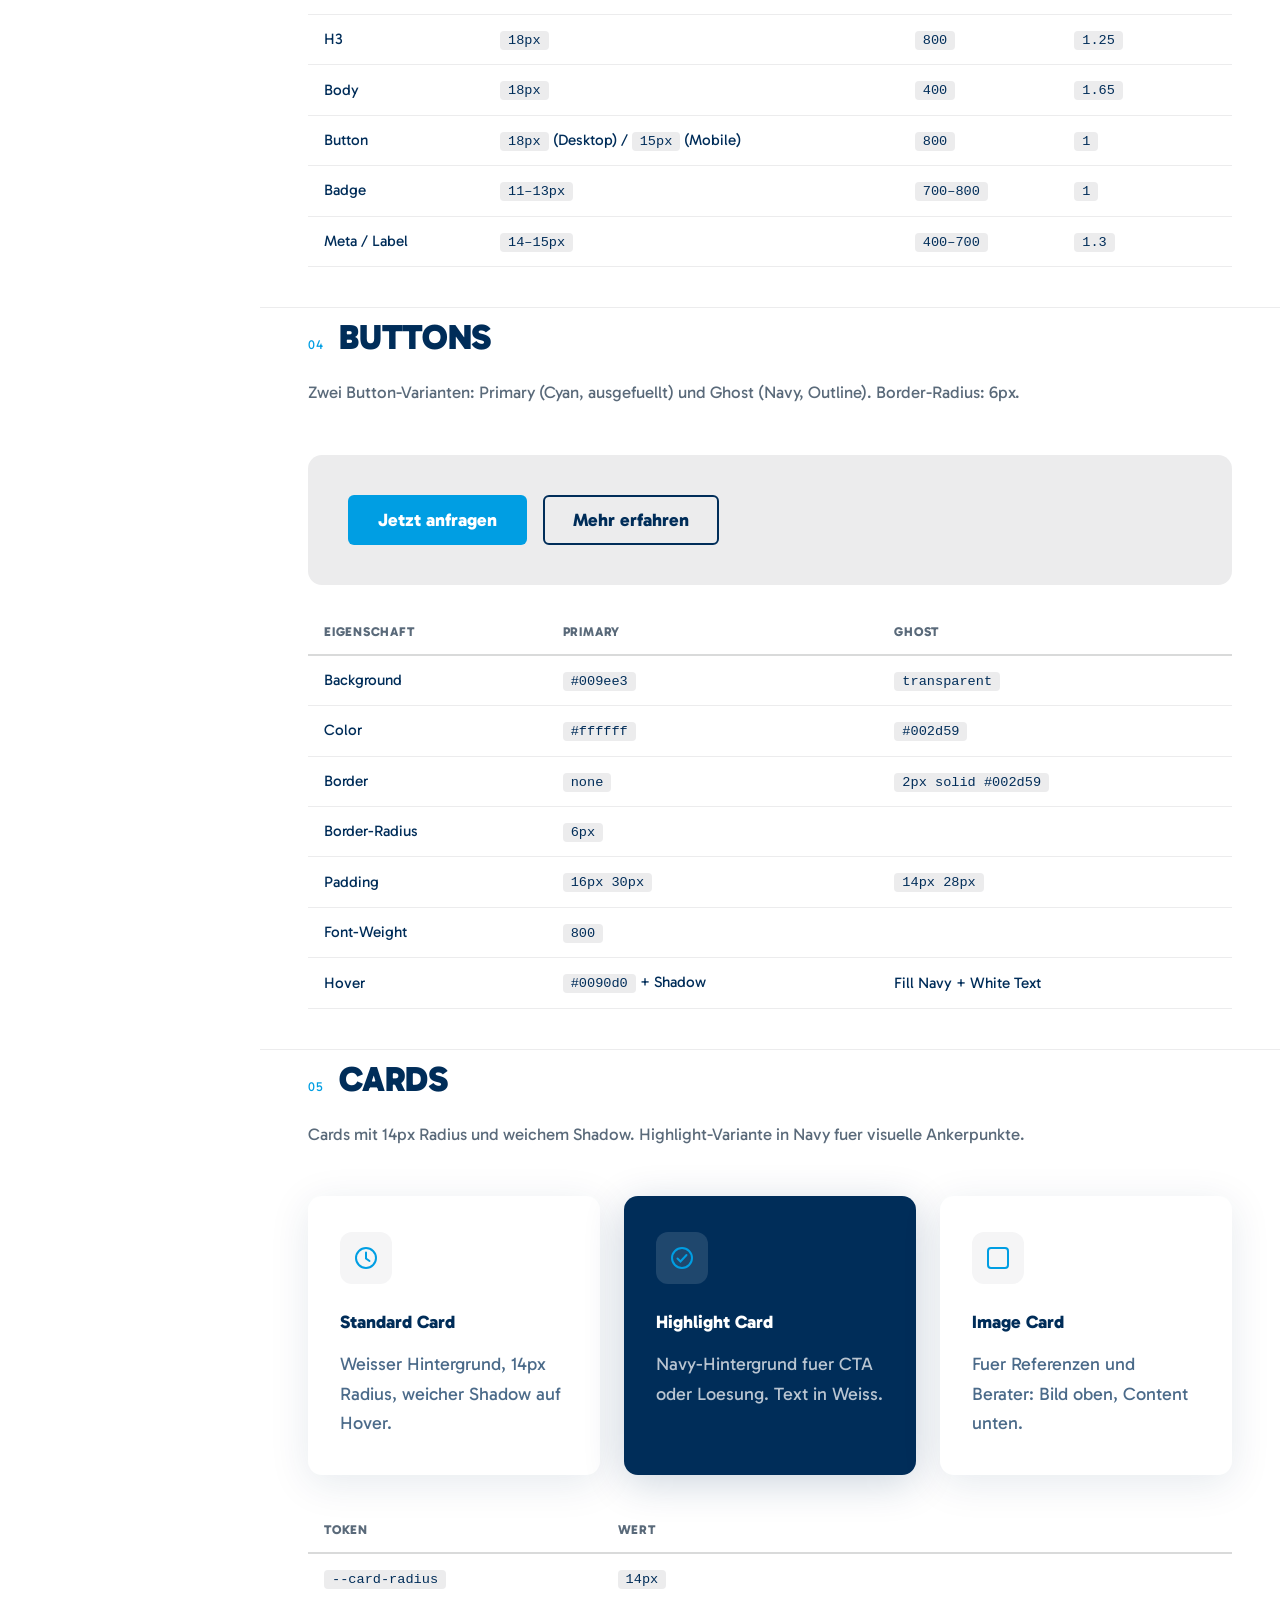
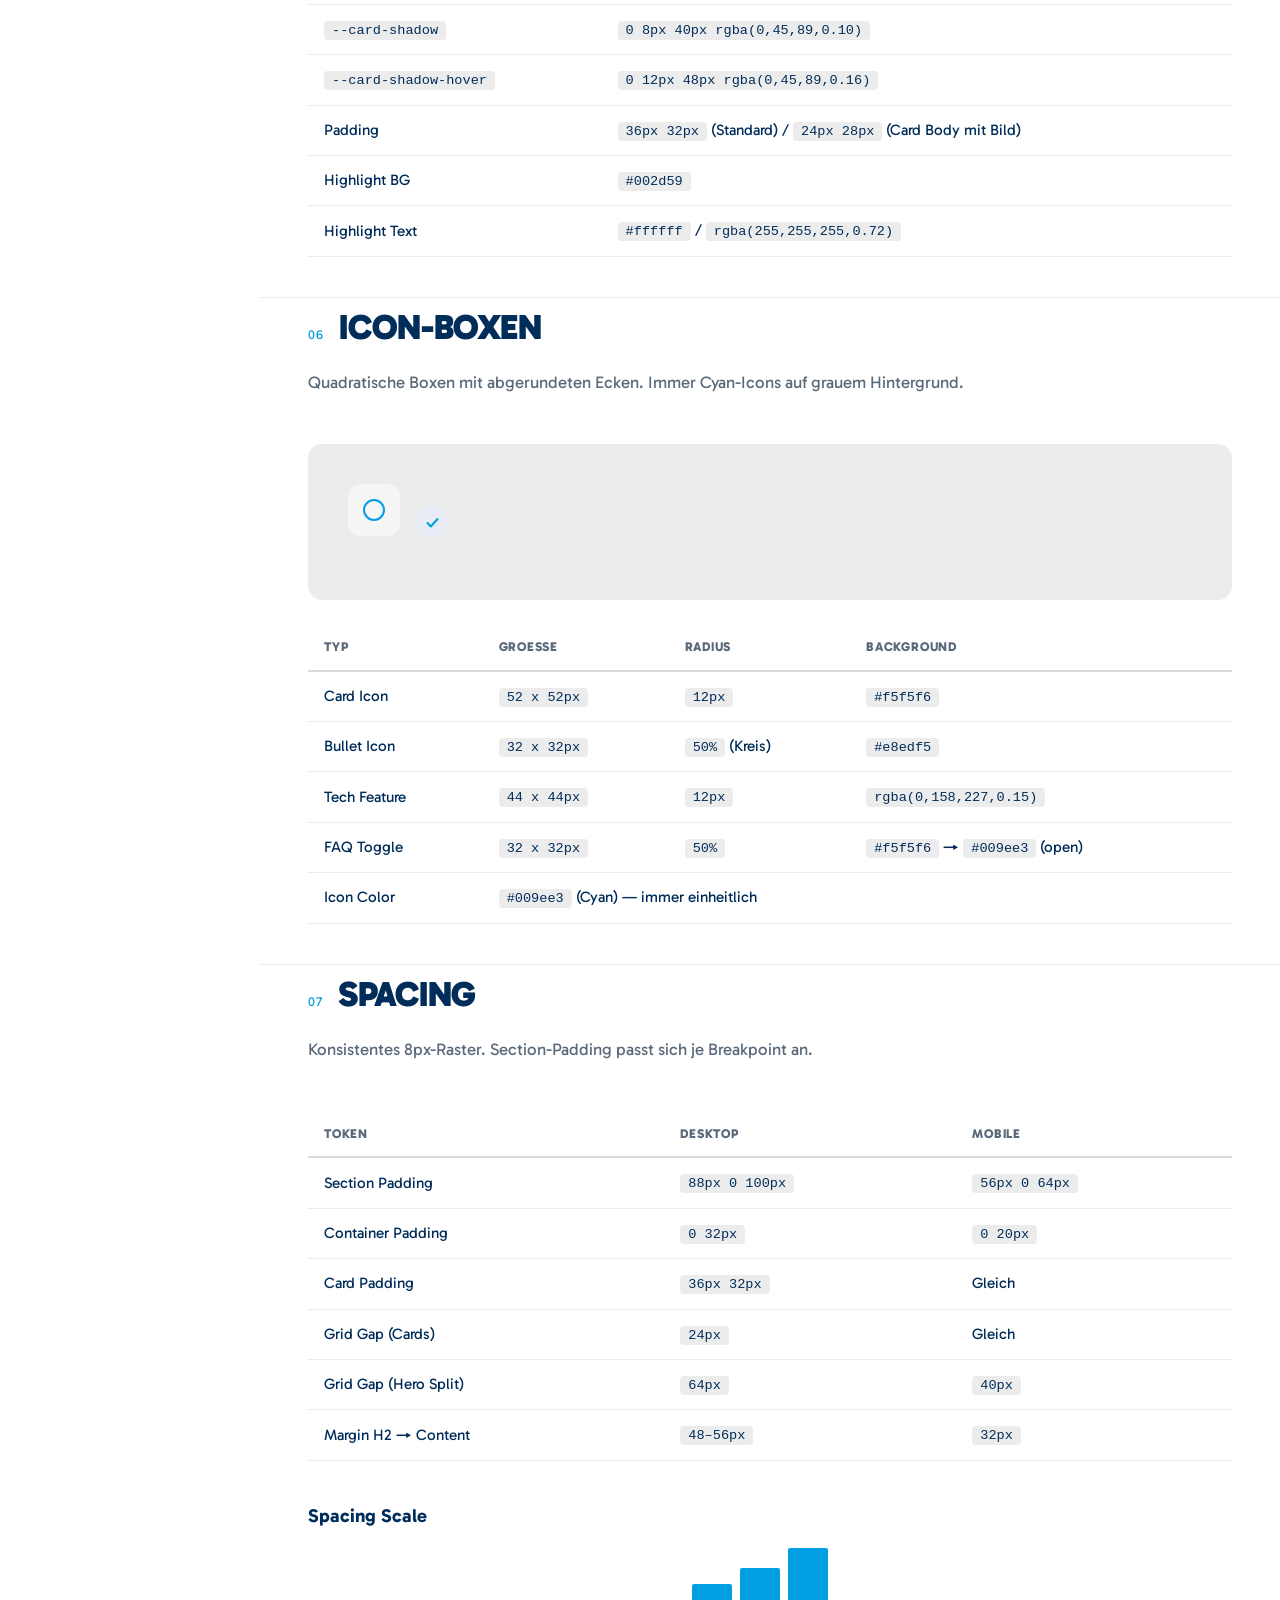
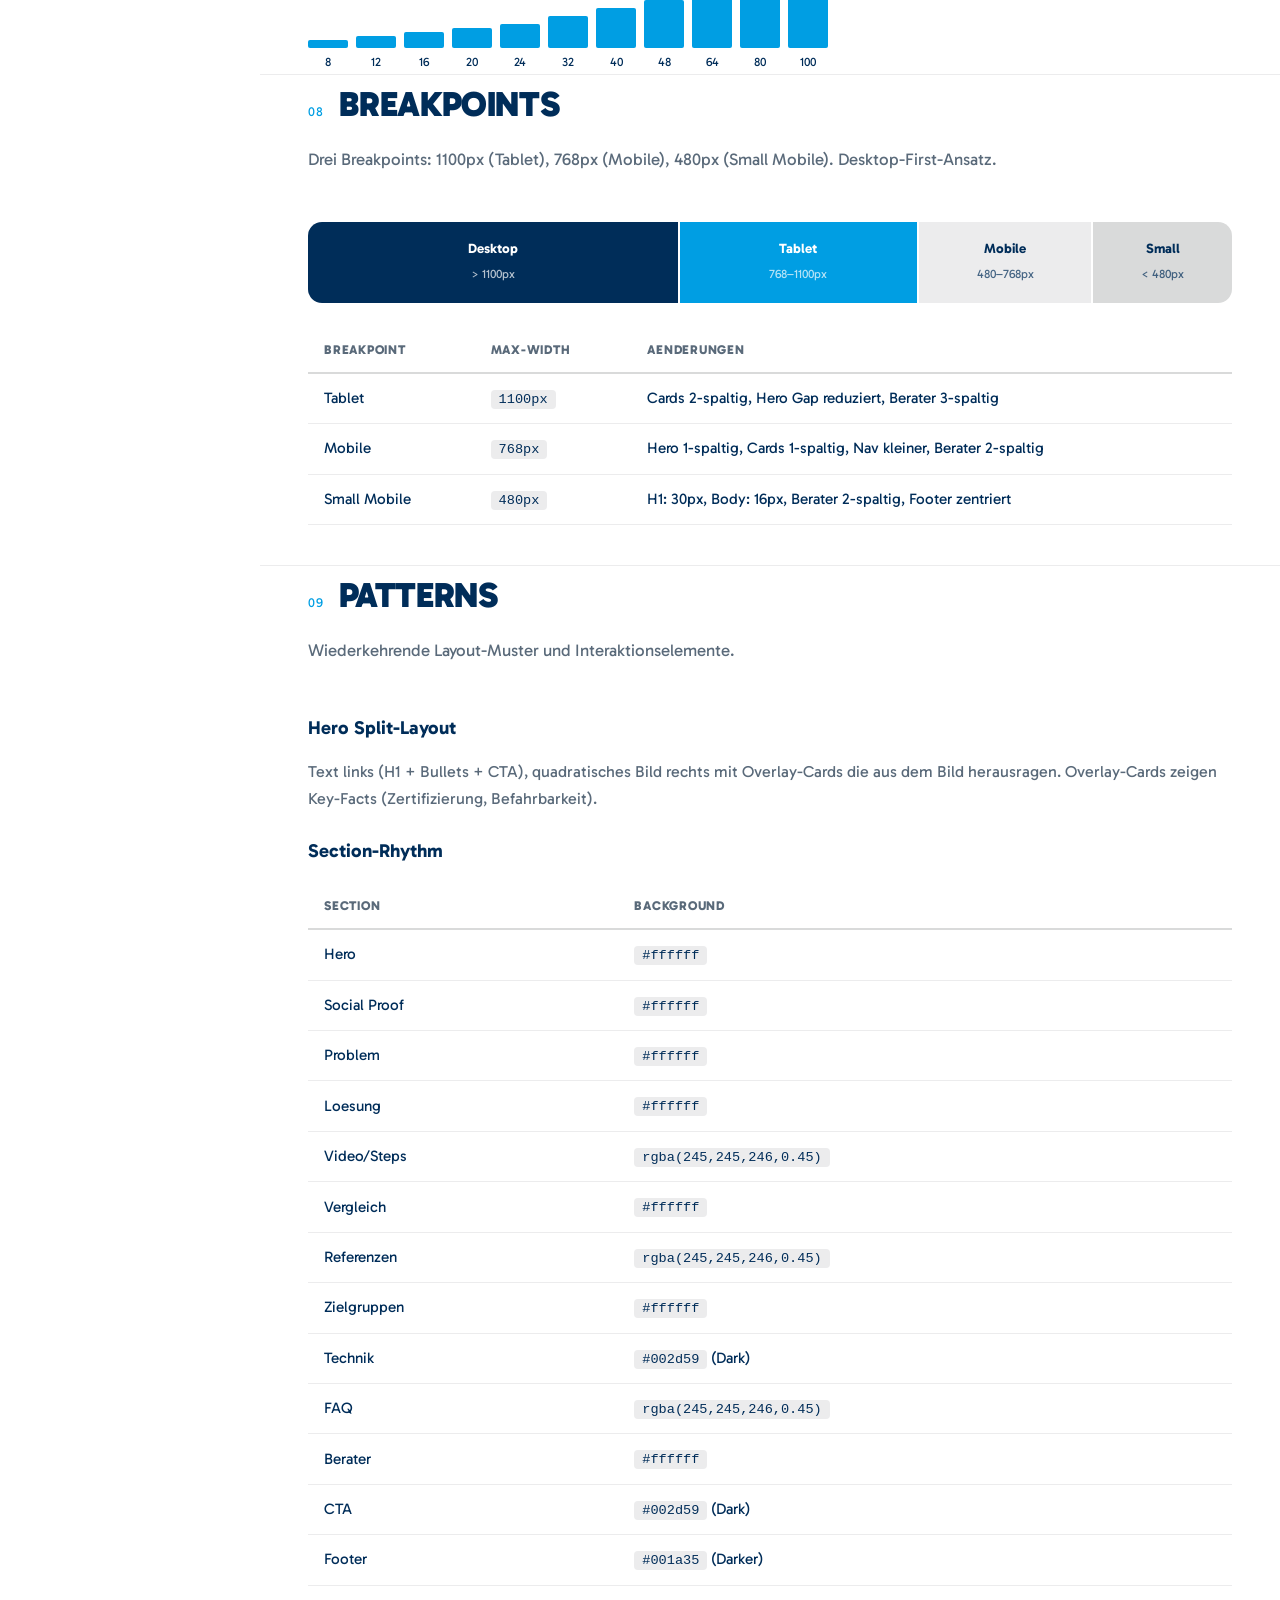
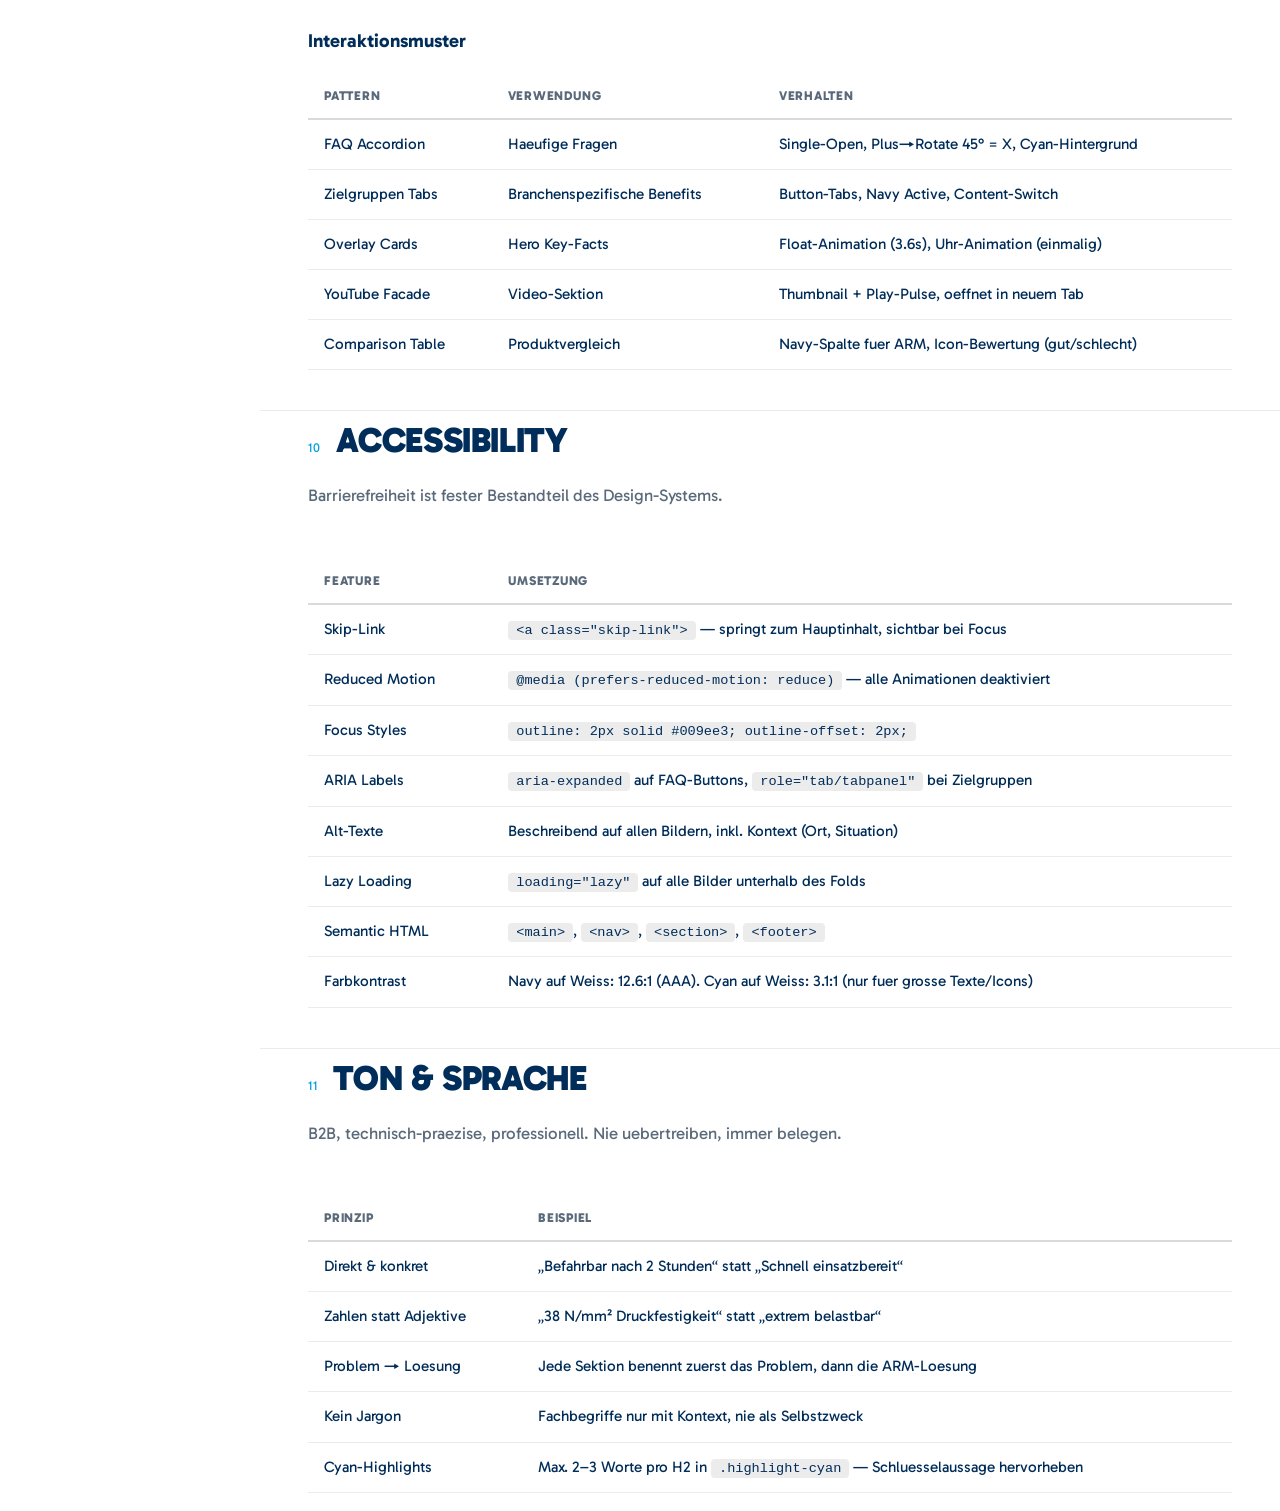
<file: styleguide.html>
<!DOCTYPE html>
<html lang="de">
<head>
<meta charset="UTF-8">
<meta name="viewport" content="width=device-width, initial-scale=1.0">
<title>KORODUR Corporate Design – Living Styleguide v2</title>
<link rel="stylesheet" href="tokens.css">
<style>
/* ===== STYLEGUIDE LAYOUT ===== */
:root {
  --sg-sidebar-w: 260px;
  --sg-section-pad: 80px;
}

body { display: flex; min-height: 100vh; }

/* ===== SIDEBAR NAV ===== */
.sg-nav {
  position: fixed; top: 0; left: 0;
  width: var(--sg-sidebar-w); height: 100vh;
  background: var(--primary); color: var(--white);
  overflow-y: auto; z-index: 100; padding: 32px 0;
  display: flex; flex-direction: column;
}
.sg-nav-logo { padding: 0 24px 32px; border-bottom: 1px solid rgba(255,255,255,0.15); margin-bottom: 16px; }
.sg-nav-logo img { height: 40px; width: auto; filter: brightness(0) invert(1); }
.sg-nav-title {
  font-size: .7rem; font-weight: 800; text-transform: uppercase;
  letter-spacing: .12em; color: var(--secondary); padding: 0 24px; margin-bottom: 12px;
}
.sg-nav a {
  display: flex; align-items: center; gap: 10px; padding: 10px 24px;
  color: rgba(255,255,255,0.65); font-size: .85rem; font-weight: 700;
  text-decoration: none; transition: color .2s, background .2s; border-left: 3px solid transparent;
}
.sg-nav a:hover { color: var(--white); background: rgba(255,255,255,0.06); text-decoration: none; }
.sg-nav a.active { color: var(--white); border-left-color: var(--secondary); background: rgba(255,255,255,0.08); }
.sg-nav a .sg-num { font-size: .7rem; font-weight: 400; color: rgba(255,255,255,0.35); min-width: 20px; }
.sg-nav a.active .sg-num { color: var(--secondary); }
.sg-nav-footer { margin-top: auto; padding: 24px; border-top: 1px solid rgba(255,255,255,0.15); font-size: .75rem; color: rgba(255,255,255,0.4); line-height: 1.5; }

/* ===== MAIN CONTENT ===== */
.sg-main { margin-left: var(--sg-sidebar-w); flex: 1; min-width: 0; }

/* ===== HERO ===== */
.sg-hero { background: var(--primary); color: var(--white); padding: 100px 0 80px; }
.sg-hero h1 { font-weight: 900; font-size: clamp(2.4rem, 5vw, 3.8rem); text-transform: uppercase; color: var(--white); line-height: 1.05; margin-bottom: 20px; }
.sg-hero .sg-version { display: inline-block; background: var(--secondary); color: var(--white); font-size: .75rem; font-weight: 800; text-transform: uppercase; letter-spacing: .08em; padding: 4px 12px; margin-bottom: 24px; }
.sg-hero p { font-size: 1.15rem; color: rgba(255,255,255,0.75); max-width: 640px; line-height: 1.7; }

/* ===== SECTIONS ===== */
.sg-section { padding: var(--sg-section-pad) 0; border-bottom: 1px solid var(--light-gray); }
.sg-section:last-child { border-bottom: none; }
.sg-section-header { display: flex; align-items: baseline; gap: 16px; margin-bottom: 12px; }
.sg-section-num { font-size: .8rem; font-weight: 400; color: var(--secondary); letter-spacing: .05em; }
.sg-section h2 { font-weight: 900; font-size: clamp(1.6rem, 3vw, 2.2rem); text-transform: uppercase; letter-spacing: -0.01em; }
.sg-section .sg-intro { font-size: 1.05rem; color: #5a6a7a; max-width: 720px; margin-bottom: 48px; line-height: 1.7; }

/* ===== UTILITIES ===== */
.sg-pad { padding: 0 48px; }

/* Color Swatches */
.sg-swatches { display: grid; grid-template-columns: repeat(auto-fill, minmax(180px, 1fr)); gap: 20px; margin-bottom: 40px; }
.sg-swatch { border-radius: var(--card-radius); overflow: hidden; box-shadow: var(--card-shadow); }
.sg-swatch-color { height: 100px; }
.sg-swatch-info { padding: 16px; background: var(--white); }
.sg-swatch-info strong { display: block; font-size: .9rem; margin-bottom: 4px; }
.sg-swatch-info code { font-size: .8rem; color: #5a6a7a; }

/* Token Table */
.sg-token-table { width: 100%; border-collapse: collapse; margin-bottom: 40px; }
.sg-token-table th { text-align: left; padding: 12px 16px; font-size: .8rem; font-weight: 800; text-transform: uppercase; letter-spacing: .06em; color: #5a6a7a; border-bottom: 2px solid var(--mid-gray); }
.sg-token-table td { padding: 12px 16px; border-bottom: 1px solid var(--light-gray); font-size: .95rem; }
.sg-token-table td code { background: var(--light-gray); padding: 2px 8px; border-radius: 4px; font-size: .85rem; }

/* Typography Specimen */
.sg-type-specimen { margin-bottom: 32px; padding: 32px; background: var(--light-gray); border-radius: var(--card-radius); }
.sg-type-specimen .label { font-size: .75rem; font-weight: 700; color: var(--secondary); text-transform: uppercase; letter-spacing: .08em; margin-bottom: 8px; }

/* Component Demo */
.sg-demo { padding: 40px; background: var(--light-gray); border-radius: var(--card-radius); margin-bottom: 24px; display: flex; flex-wrap: wrap; gap: 16px; align-items: center; }
.sg-demo-dark { background: var(--primary); }
.sg-demo-label { font-size: .75rem; font-weight: 700; color: #5a6a7a; text-transform: uppercase; letter-spacing: .08em; margin-bottom: 8px; }
.sg-demo-grid { display: grid; grid-template-columns: repeat(auto-fill, minmax(200px, 1fr)); gap: 24px; margin-bottom: 32px; }

/* Cards in Demo */
.sg-card-demo { display: grid; grid-template-columns: repeat(3, 1fr); gap: 24px; margin-bottom: 32px; }

/* Breakpoint Table */
.sg-bp-bar { display: flex; gap: 2px; margin-bottom: 24px; border-radius: var(--card-radius); overflow: hidden; }
.sg-bp-segment { padding: 16px 20px; text-align: center; }
.sg-bp-segment strong { display: block; font-size: .85rem; }
.sg-bp-segment span { font-size: .75rem; opacity: 0.7; }
</style>
</head>
<body>

<!-- ===== SIDEBAR ===== -->
<nav class="sg-nav">
  <div class="sg-nav-logo"><img src="assets/korodur-logo.png" alt="KORODUR"></div>
  <div class="sg-nav-title">Styleguide v2.0</div>
  <a href="#logo" class="active"><span class="sg-num">01</span> Logo</a>
  <a href="#farben"><span class="sg-num">02</span> Farben</a>
  <a href="#typografie"><span class="sg-num">03</span> Typografie</a>
  <a href="#buttons"><span class="sg-num">04</span> Buttons</a>
  <a href="#cards"><span class="sg-num">05</span> Cards</a>
  <a href="#icons"><span class="sg-num">06</span> Icon-Boxen</a>
  <a href="#spacing"><span class="sg-num">07</span> Spacing</a>
  <a href="#breakpoints"><span class="sg-num">08</span> Breakpoints</a>
  <a href="#patterns"><span class="sg-num">09</span> Patterns</a>
  <a href="#accessibility"><span class="sg-num">10</span> Accessibility</a>
  <a href="#tonvoice"><span class="sg-num">11</span> Ton &amp; Sprache</a>
  <div class="sg-nav-footer">KORODUR Corporate Design<br>Living Styleguide v2.0<br>Stand: April 2026</div>
</nav>

<!-- ===== MAIN ===== -->
<div class="sg-main">

  <!-- Hero -->
  <section class="sg-hero">
    <div class="sg-pad">
      <div class="sg-version">Version 2.0 – April 2026</div>
      <h1>KORODUR<br>Living Styleguide</h1>
      <p>Verbindliche Design-Grundlage fuer alle KORODUR-Landingpages. Basierend auf dem externen Designer-Entwurf, vereinheitlicht und erweitert.</p>
    </div>
  </section>

  <!-- 01 LOGO -->
  <section class="sg-section sg-pad" id="logo">
    <div class="sg-section-header"><span class="sg-section-num">01</span><h2>Logo</h2></div>
    <p class="sg-intro">Das KORODUR-Logo wird ausschliesslich in der Farbvariante auf weissem Hintergrund verwendet. Mindestgroesse: 40px Hoehe.</p>

    <div style="background:#fff; border:1px solid var(--light-gray); padding:60px; display:flex; align-items:center; justify-content:center; border-radius:var(--card-radius); margin-bottom:32px;">
      <img src="assets/korodur-logo.png" alt="KORODUR Logo" style="height:80px;">
    </div>

    <table class="sg-token-table">
      <thead><tr><th>Eigenschaft</th><th>Wert</th></tr></thead>
      <tbody>
        <tr><td>Navigation (Desktop)</td><td><code>height: 90px</code></td></tr>
        <tr><td>Navigation (Mobile)</td><td><code>height: 52px</code></td></tr>
        <tr><td>Styleguide Sidebar</td><td><code>height: 40px</code> + Invert-Filter</td></tr>
        <tr><td>Schutzraum</td><td>Mindestens 50% der Logo-Hoehe</td></tr>
        <tr><td>Hintergrund</td><td>Nur auf Weiss (<code>#ffffff</code>)</td></tr>
      </tbody>
    </table>
  </section>

  <!-- 02 FARBEN -->
  <section class="sg-section sg-pad" id="farben">
    <div class="sg-section-header"><span class="sg-section-num">02</span><h2>Farben</h2></div>
    <p class="sg-intro">Zweifarbiges System: Navy als Primaerfarbe, Cyan als Akzent. Graustufen fuer Hintergruende und Subtexte.</p>

    <div class="sg-swatches">
      <div class="sg-swatch"><div class="sg-swatch-color" style="background:#002d59;"></div><div class="sg-swatch-info"><strong>Navy (Primary)</strong><code>#002d59</code><br><code>Pantone 295 C</code></div></div>
      <div class="sg-swatch"><div class="sg-swatch-color" style="background:#009ee3;"></div><div class="sg-swatch-info"><strong>Cyan (Secondary)</strong><code>#009ee3</code></div></div>
      <div class="sg-swatch"><div class="sg-swatch-color" style="background:#ffffff; border:1px solid #ececed;"></div><div class="sg-swatch-info"><strong>White</strong><code>#ffffff</code></div></div>
      <div class="sg-swatch"><div class="sg-swatch-color" style="background:#f5f5f6;"></div><div class="sg-swatch-info"><strong>Icon BG</strong><code>#f5f5f6</code></div></div>
      <div class="sg-swatch"><div class="sg-swatch-color" style="background:#e8edf5;"></div><div class="sg-swatch-info"><strong>Bullet BG</strong><code>#e8edf5</code></div></div>
      <div class="sg-swatch"><div class="sg-swatch-color" style="background:#ececed;"></div><div class="sg-swatch-info"><strong>Light Gray</strong><code>#ececed</code></div></div>
      <div class="sg-swatch"><div class="sg-swatch-color" style="background:#d9dada;"></div><div class="sg-swatch-info"><strong>Mid Gray</strong><code>#d9dada</code></div></div>
    </div>

    <h3 style="margin-bottom:16px;">Farbverteilung</h3>
    <table class="sg-token-table">
      <thead><tr><th>Bereich</th><th>Farbe</th><th>Verwendung</th></tr></thead>
      <tbody>
        <tr><td>Hintergruende</td><td><code>#ffffff</code> / <code>rgba(245,245,246,0.45)</code></td><td>Abwechselnd Weiss und helles Grau</td></tr>
        <tr><td>Dark Sections</td><td><code>#002d59</code></td><td>Technik-Sektion, CTA, Footer-Bereich</td></tr>
        <tr><td>Text</td><td><code>#002d59</code></td><td>Alle Ueberschriften und Fliesstext</td></tr>
        <tr><td>Subtext</td><td><code>#002d59</code> + <code>opacity: 0.55–0.72</code></td><td>Beschreibungen, Meta-Informationen</td></tr>
        <tr><td>Akzent</td><td><code>#009ee3</code></td><td>Buttons, Links, Badges, Highlight-Worte</td></tr>
      </tbody>
    </table>
  </section>

  <!-- 03 TYPOGRAFIE -->
  <section class="sg-section sg-pad" id="typografie">
    <div class="sg-section-header"><span class="sg-section-num">03</span><h2>Typografie</h2></div>
    <p class="sg-intro">Gabarito als einzige Schriftfamilie. Arial als System-Fallback. Keine Serifenschriften.</p>

    <div class="sg-type-specimen">
      <div class="label">H1 – Hero Headline</div>
      <div style="font-size:48px; font-weight:900; line-height:1.08; color:var(--primary);">Einmal reparieren.<br><span style="color:var(--secondary);">Dauerhaft halten.</span></div>
    </div>

    <div class="sg-type-specimen">
      <div class="label">H2 – Section Headline</div>
      <div style="font-size:36px; font-weight:900; line-height:1.12; color:var(--primary);">Warum Kaltmischgut <span style="color:var(--secondary);">nicht reicht</span></div>
    </div>

    <div class="sg-type-specimen">
      <div class="label">H3 – Card Headline</div>
      <div style="font-size:18px; font-weight:800; line-height:1.25; color:var(--primary);">Schnell drin – schnell wieder draussen</div>
    </div>

    <div class="sg-type-specimen">
      <div class="label">Body / Section Sub</div>
      <div style="font-size:18px; font-weight:400; line-height:1.65; color:var(--primary); opacity:0.68;">Frostschaeden, Schlagloecher, absackende Schachtabdeckungen – das Schadensbild kennt jeder.</div>
    </div>

    <table class="sg-token-table">
      <thead><tr><th>Element</th><th>Size</th><th>Weight</th><th>Line-Height</th></tr></thead>
      <tbody>
        <tr><td>H1</td><td><code>48px</code> (Desktop) / <code>30px</code> (Mobile)</td><td><code>900</code></td><td><code>1.08</code></td></tr>
        <tr><td>H2</td><td><code>36px</code> (Desktop) / <code>24px</code> (Mobile)</td><td><code>900</code></td><td><code>1.12</code></td></tr>
        <tr><td>H3</td><td><code>18px</code></td><td><code>800</code></td><td><code>1.25</code></td></tr>
        <tr><td>Body</td><td><code>18px</code></td><td><code>400</code></td><td><code>1.65</code></td></tr>
        <tr><td>Button</td><td><code>18px</code> (Desktop) / <code>15px</code> (Mobile)</td><td><code>800</code></td><td><code>1</code></td></tr>
        <tr><td>Badge</td><td><code>11–13px</code></td><td><code>700–800</code></td><td><code>1</code></td></tr>
        <tr><td>Meta / Label</td><td><code>14–15px</code></td><td><code>400–700</code></td><td><code>1.3</code></td></tr>
      </tbody>
    </table>
  </section>

  <!-- 04 BUTTONS -->
  <section class="sg-section sg-pad" id="buttons">
    <div class="sg-section-header"><span class="sg-section-num">04</span><h2>Buttons</h2></div>
    <p class="sg-intro">Zwei Button-Varianten: Primary (Cyan, ausgefuellt) und Ghost (Navy, Outline). Border-Radius: 6px.</p>

    <div class="sg-demo">
      <a href="#" class="btn" onclick="return false;">Jetzt anfragen</a>
      <a href="#" class="btn btn-ghost" onclick="return false;">Mehr erfahren</a>
    </div>

    <table class="sg-token-table">
      <thead><tr><th>Eigenschaft</th><th>Primary</th><th>Ghost</th></tr></thead>
      <tbody>
        <tr><td>Background</td><td><code>#009ee3</code></td><td><code>transparent</code></td></tr>
        <tr><td>Color</td><td><code>#ffffff</code></td><td><code>#002d59</code></td></tr>
        <tr><td>Border</td><td><code>none</code></td><td><code>2px solid #002d59</code></td></tr>
        <tr><td>Border-Radius</td><td colspan="2"><code>6px</code></td></tr>
        <tr><td>Padding</td><td><code>16px 30px</code></td><td><code>14px 28px</code></td></tr>
        <tr><td>Font-Weight</td><td colspan="2"><code>800</code></td></tr>
        <tr><td>Hover</td><td><code>#0090d0</code> + Shadow</td><td>Fill Navy + White Text</td></tr>
      </tbody>
    </table>
  </section>

  <!-- 05 CARDS -->
  <section class="sg-section sg-pad" id="cards">
    <div class="sg-section-header"><span class="sg-section-num">05</span><h2>Cards</h2></div>
    <p class="sg-intro">Cards mit 14px Radius und weichem Shadow. Highlight-Variante in Navy fuer visuelle Ankerpunkte.</p>

    <div class="sg-card-demo">
      <div class="card" style="padding:36px 32px;">
        <div class="card-icon-box">
          <svg viewBox="0 0 26 26" fill="none"><circle cx="13" cy="13" r="10" stroke="#009ee3" stroke-width="2"/><path d="M13 7.5V13.5L16.5 16" stroke="#009ee3" stroke-width="2" stroke-linecap="round"/></svg>
        </div>
        <h3 style="font-size:18px; font-weight:800; margin-bottom:12px;">Standard Card</h3>
        <p style="font-size:18px; opacity:0.7; margin:0;">Weisser Hintergrund, 14px Radius, weicher Shadow auf Hover.</p>
      </div>

      <div class="card card-highlight" style="padding:36px 32px;">
        <div class="card-icon-box">
          <svg viewBox="0 0 26 26" fill="none"><circle cx="13" cy="13" r="10" stroke="#009ee3" stroke-width="2"/><path d="M8.5 13.5L11.5 16.5L17.5 10" stroke="#009ee3" stroke-width="2" stroke-linecap="round"/></svg>
        </div>
        <h3 class="card-h3" style="font-size:18px; font-weight:800; margin-bottom:12px;">Highlight Card</h3>
        <p class="card-p" style="font-size:18px; margin:0;">Navy-Hintergrund fuer CTA oder Loesung. Text in Weiss.</p>
      </div>

      <div class="card" style="padding:36px 32px;">
        <div class="card-icon-box">
          <svg viewBox="0 0 26 26" fill="none"><rect x="3" y="3" width="20" height="20" rx="3" stroke="#009ee3" stroke-width="2"/></svg>
        </div>
        <h3 style="font-size:18px; font-weight:800; margin-bottom:12px;">Image Card</h3>
        <p style="font-size:18px; opacity:0.7; margin:0;">Fuer Referenzen und Berater: Bild oben, Content unten.</p>
      </div>
    </div>

    <table class="sg-token-table">
      <thead><tr><th>Token</th><th>Wert</th></tr></thead>
      <tbody>
        <tr><td><code>--card-radius</code></td><td><code>14px</code></td></tr>
        <tr><td><code>--card-shadow</code></td><td><code>0 8px 40px rgba(0,45,89,0.10)</code></td></tr>
        <tr><td><code>--card-shadow-hover</code></td><td><code>0 12px 48px rgba(0,45,89,0.16)</code></td></tr>
        <tr><td>Padding</td><td><code>36px 32px</code> (Standard) / <code>24px 28px</code> (Card Body mit Bild)</td></tr>
        <tr><td>Highlight BG</td><td><code>#002d59</code></td></tr>
        <tr><td>Highlight Text</td><td><code>#ffffff</code> / <code>rgba(255,255,255,0.72)</code></td></tr>
      </tbody>
    </table>
  </section>

  <!-- 06 ICON-BOXEN -->
  <section class="sg-section sg-pad" id="icons">
    <div class="sg-section-header"><span class="sg-section-num">06</span><h2>Icon-Boxen</h2></div>
    <p class="sg-intro">Quadratische Boxen mit abgerundeten Ecken. Immer Cyan-Icons auf grauem Hintergrund.</p>

    <div class="sg-demo">
      <div class="card-icon-box"><svg viewBox="0 0 26 26" fill="none"><circle cx="13" cy="13" r="10" stroke="#009ee3" stroke-width="2"/></svg></div>
      <div style="width:32px; height:32px; background:#e8edf5; border-radius:50%; display:flex; align-items:center; justify-content:center;">
        <svg viewBox="0 0 15 15" fill="none" width="15" height="15"><path d="M2.5 8L5.8 11.5L12.5 4" stroke="#009ee3" stroke-width="2" stroke-linecap="round" stroke-linejoin="round"/></svg>
      </div>
    </div>

    <table class="sg-token-table">
      <thead><tr><th>Typ</th><th>Groesse</th><th>Radius</th><th>Background</th></tr></thead>
      <tbody>
        <tr><td>Card Icon</td><td><code>52 x 52px</code></td><td><code>12px</code></td><td><code>#f5f5f6</code></td></tr>
        <tr><td>Bullet Icon</td><td><code>32 x 32px</code></td><td><code>50%</code> (Kreis)</td><td><code>#e8edf5</code></td></tr>
        <tr><td>Tech Feature</td><td><code>44 x 44px</code></td><td><code>12px</code></td><td><code>rgba(0,158,227,0.15)</code></td></tr>
        <tr><td>FAQ Toggle</td><td><code>32 x 32px</code></td><td><code>50%</code></td><td><code>#f5f5f6</code> → <code>#009ee3</code> (open)</td></tr>
        <tr><td>Icon Color</td><td colspan="3"><code>#009ee3</code> (Cyan) — immer einheitlich</td></tr>
      </tbody>
    </table>
  </section>

  <!-- 07 SPACING -->
  <section class="sg-section sg-pad" id="spacing">
    <div class="sg-section-header"><span class="sg-section-num">07</span><h2>Spacing</h2></div>
    <p class="sg-intro">Konsistentes 8px-Raster. Section-Padding passt sich je Breakpoint an.</p>

    <table class="sg-token-table">
      <thead><tr><th>Token</th><th>Desktop</th><th>Mobile</th></tr></thead>
      <tbody>
        <tr><td>Section Padding</td><td><code>88px 0 100px</code></td><td><code>56px 0 64px</code></td></tr>
        <tr><td>Container Padding</td><td><code>0 32px</code></td><td><code>0 20px</code></td></tr>
        <tr><td>Card Padding</td><td><code>36px 32px</code></td><td>Gleich</td></tr>
        <tr><td>Grid Gap (Cards)</td><td><code>24px</code></td><td>Gleich</td></tr>
        <tr><td>Grid Gap (Hero Split)</td><td><code>64px</code></td><td><code>40px</code></td></tr>
        <tr><td>Margin H2 → Content</td><td><code>48–56px</code></td><td><code>32px</code></td></tr>
      </tbody>
    </table>

    <h3 style="margin:32px 0 16px;">Spacing Scale</h3>
    <div style="display:flex; gap:8px; flex-wrap:wrap; align-items:flex-end;">
      <div style="text-align:center;"><div style="width:40px; height:8px; background:var(--secondary); border-radius:2px;"></div><span style="font-size:12px;">8</span></div>
      <div style="text-align:center;"><div style="width:40px; height:12px; background:var(--secondary); border-radius:2px;"></div><span style="font-size:12px;">12</span></div>
      <div style="text-align:center;"><div style="width:40px; height:16px; background:var(--secondary); border-radius:2px;"></div><span style="font-size:12px;">16</span></div>
      <div style="text-align:center;"><div style="width:40px; height:20px; background:var(--secondary); border-radius:2px;"></div><span style="font-size:12px;">20</span></div>
      <div style="text-align:center;"><div style="width:40px; height:24px; background:var(--secondary); border-radius:2px;"></div><span style="font-size:12px;">24</span></div>
      <div style="text-align:center;"><div style="width:40px; height:32px; background:var(--secondary); border-radius:2px;"></div><span style="font-size:12px;">32</span></div>
      <div style="text-align:center;"><div style="width:40px; height:40px; background:var(--secondary); border-radius:2px;"></div><span style="font-size:12px;">40</span></div>
      <div style="text-align:center;"><div style="width:40px; height:48px; background:var(--secondary); border-radius:2px;"></div><span style="font-size:12px;">48</span></div>
      <div style="text-align:center;"><div style="width:40px; height:64px; background:var(--secondary); border-radius:2px;"></div><span style="font-size:12px;">64</span></div>
      <div style="text-align:center;"><div style="width:40px; height:80px; background:var(--secondary); border-radius:2px;"></div><span style="font-size:12px;">80</span></div>
      <div style="text-align:center;"><div style="width:40px; height:100px; background:var(--secondary); border-radius:2px;"></div><span style="font-size:12px;">100</span></div>
    </div>
  </section>

  <!-- 08 BREAKPOINTS -->
  <section class="sg-section sg-pad" id="breakpoints">
    <div class="sg-section-header"><span class="sg-section-num">08</span><h2>Breakpoints</h2></div>
    <p class="sg-intro">Drei Breakpoints: 1100px (Tablet), 768px (Mobile), 480px (Small Mobile). Desktop-First-Ansatz.</p>

    <div class="sg-bp-bar">
      <div class="sg-bp-segment" style="flex:1; background:var(--primary); color:var(--white);"><strong>Desktop</strong><span>&gt; 1100px</span></div>
      <div class="sg-bp-segment" style="flex:0.6; background:var(--secondary); color:var(--white);"><strong>Tablet</strong><span>768–1100px</span></div>
      <div class="sg-bp-segment" style="flex:0.4; background:var(--light-gray);"><strong>Mobile</strong><span>480–768px</span></div>
      <div class="sg-bp-segment" style="flex:0.3; background:var(--mid-gray);"><strong>Small</strong><span>&lt; 480px</span></div>
    </div>

    <table class="sg-token-table">
      <thead><tr><th>Breakpoint</th><th>Max-Width</th><th>Aenderungen</th></tr></thead>
      <tbody>
        <tr><td>Tablet</td><td><code>1100px</code></td><td>Cards 2-spaltig, Hero Gap reduziert, Berater 3-spaltig</td></tr>
        <tr><td>Mobile</td><td><code>768px</code></td><td>Hero 1-spaltig, Cards 1-spaltig, Nav kleiner, Berater 2-spaltig</td></tr>
        <tr><td>Small Mobile</td><td><code>480px</code></td><td>H1: 30px, Body: 16px, Berater 2-spaltig, Footer zentriert</td></tr>
      </tbody>
    </table>
  </section>

  <!-- 09 PATTERNS -->
  <section class="sg-section sg-pad" id="patterns">
    <div class="sg-section-header"><span class="sg-section-num">09</span><h2>Patterns</h2></div>
    <p class="sg-intro">Wiederkehrende Layout-Muster und Interaktionselemente.</p>

    <h3 style="margin-bottom:16px;">Hero Split-Layout</h3>
    <p style="margin-bottom:24px; color:#5a6a7a;">Text links (H1 + Bullets + CTA), quadratisches Bild rechts mit Overlay-Cards die aus dem Bild herausragen. Overlay-Cards zeigen Key-Facts (Zertifizierung, Befahrbarkeit).</p>

    <h3 style="margin-bottom:16px;">Section-Rhythm</h3>
    <table class="sg-token-table">
      <thead><tr><th>Section</th><th>Background</th></tr></thead>
      <tbody>
        <tr><td>Hero</td><td><code>#ffffff</code></td></tr>
        <tr><td>Social Proof</td><td><code>#ffffff</code></td></tr>
        <tr><td>Problem</td><td><code>#ffffff</code></td></tr>
        <tr><td>Loesung</td><td><code>#ffffff</code></td></tr>
        <tr><td>Video/Steps</td><td><code>rgba(245,245,246,0.45)</code></td></tr>
        <tr><td>Vergleich</td><td><code>#ffffff</code></td></tr>
        <tr><td>Referenzen</td><td><code>rgba(245,245,246,0.45)</code></td></tr>
        <tr><td>Zielgruppen</td><td><code>#ffffff</code></td></tr>
        <tr><td>Technik</td><td><code>#002d59</code> (Dark)</td></tr>
        <tr><td>FAQ</td><td><code>rgba(245,245,246,0.45)</code></td></tr>
        <tr><td>Berater</td><td><code>#ffffff</code></td></tr>
        <tr><td>CTA</td><td><code>#002d59</code> (Dark)</td></tr>
        <tr><td>Footer</td><td><code>#001a35</code> (Darker)</td></tr>
      </tbody>
    </table>

    <h3 style="margin:32px 0 16px;">Interaktionsmuster</h3>
    <table class="sg-token-table">
      <thead><tr><th>Pattern</th><th>Verwendung</th><th>Verhalten</th></tr></thead>
      <tbody>
        <tr><td>FAQ Accordion</td><td>Haeufige Fragen</td><td>Single-Open, Plus→Rotate 45° = X, Cyan-Hintergrund</td></tr>
        <tr><td>Zielgruppen Tabs</td><td>Branchenspezifische Benefits</td><td>Button-Tabs, Navy Active, Content-Switch</td></tr>
        <tr><td>Overlay Cards</td><td>Hero Key-Facts</td><td>Float-Animation (3.6s), Uhr-Animation (einmalig)</td></tr>
        <tr><td>YouTube Facade</td><td>Video-Sektion</td><td>Thumbnail + Play-Pulse, oeffnet in neuem Tab</td></tr>
        <tr><td>Comparison Table</td><td>Produktvergleich</td><td>Navy-Spalte fuer ARM, Icon-Bewertung (gut/schlecht)</td></tr>
      </tbody>
    </table>
  </section>

  <!-- 10 ACCESSIBILITY -->
  <section class="sg-section sg-pad" id="accessibility">
    <div class="sg-section-header"><span class="sg-section-num">10</span><h2>Accessibility</h2></div>
    <p class="sg-intro">Barrierefreiheit ist fester Bestandteil des Design-Systems.</p>

    <table class="sg-token-table">
      <thead><tr><th>Feature</th><th>Umsetzung</th></tr></thead>
      <tbody>
        <tr><td>Skip-Link</td><td><code>&lt;a class="skip-link"&gt;</code> — springt zum Hauptinhalt, sichtbar bei Focus</td></tr>
        <tr><td>Reduced Motion</td><td><code>@media (prefers-reduced-motion: reduce)</code> — alle Animationen deaktiviert</td></tr>
        <tr><td>Focus Styles</td><td><code>outline: 2px solid #009ee3; outline-offset: 2px;</code></td></tr>
        <tr><td>ARIA Labels</td><td><code>aria-expanded</code> auf FAQ-Buttons, <code>role="tab/tabpanel"</code> bei Zielgruppen</td></tr>
        <tr><td>Alt-Texte</td><td>Beschreibend auf allen Bildern, inkl. Kontext (Ort, Situation)</td></tr>
        <tr><td>Lazy Loading</td><td><code>loading="lazy"</code> auf alle Bilder unterhalb des Folds</td></tr>
        <tr><td>Semantic HTML</td><td><code>&lt;main&gt;</code>, <code>&lt;nav&gt;</code>, <code>&lt;section&gt;</code>, <code>&lt;footer&gt;</code></td></tr>
        <tr><td>Farbkontrast</td><td>Navy auf Weiss: 12.6:1 (AAA). Cyan auf Weiss: 3.1:1 (nur fuer grosse Texte/Icons)</td></tr>
      </tbody>
    </table>
  </section>

  <!-- 11 TON & SPRACHE -->
  <section class="sg-section sg-pad" id="tonvoice">
    <div class="sg-section-header"><span class="sg-section-num">11</span><h2>Ton &amp; Sprache</h2></div>
    <p class="sg-intro">B2B, technisch-praezise, professionell. Nie uebertreiben, immer belegen.</p>

    <table class="sg-token-table">
      <thead><tr><th>Prinzip</th><th>Beispiel</th></tr></thead>
      <tbody>
        <tr><td>Direkt &amp; konkret</td><td>&bdquo;Befahrbar nach 2 Stunden&ldquo; statt &bdquo;Schnell einsatzbereit&ldquo;</td></tr>
        <tr><td>Zahlen statt Adjektive</td><td>&bdquo;38 N/mm² Druckfestigkeit&ldquo; statt &bdquo;extrem belastbar&ldquo;</td></tr>
        <tr><td>Problem → Loesung</td><td>Jede Sektion benennt zuerst das Problem, dann die ARM-Loesung</td></tr>
        <tr><td>Kein Jargon</td><td>Fachbegriffe nur mit Kontext, nie als Selbstzweck</td></tr>
        <tr><td>Cyan-Highlights</td><td>Max. 2–3 Worte pro H2 in <code>.highlight-cyan</code> — Schluesselaussage hervorheben</td></tr>
      </tbody>
    </table>
  </section>

</div><!-- /.sg-main -->

<script>
// Sidebar active state
document.querySelectorAll('.sg-nav a').forEach(function(link) {
  link.addEventListener('click', function() {
    document.querySelectorAll('.sg-nav a').forEach(function(l) { l.classList.remove('active'); });
    link.classList.add('active');
  });
});
</script>

</body>
</html>
</file>
<file: tokens.css>
/* ============================================================
   KORODUR Corporate Design – Shared Tokens
   Version: 2.0 | Stand: April 2026
   Aktualisiert auf Basis des externen Designer-Entwurfs
   ============================================================ */

/* --- Google Fonts --- */
@import url('https://fonts.googleapis.com/css2?family=Gabarito:wght@400;700;800;900&display=swap');

/* --- Design Tokens --- */
:root {
  /* Farben */
  --primary:    #002d59;   /* Navy – Pantone 295 C */
  --secondary:  #009ee3;   /* Cyan – Akzentfarbe */
  --light-gray: #ececed;
  --mid-gray:   #d9dada;
  --white:      #ffffff;
  --text:       #002d59;
  --cta:        #009ee3;
  --icon-bg:    #f5f5f6;   /* Icon-Box Hintergrund */
  --bullet-bg:  #e8edf5;   /* Bullet-Icon Hintergrund */

  /* Schrift */
  --font: "Gabarito", Arial, sans-serif;

  /* Layout */
  --max-w:          1320px;
  --section-pad-d:  88px;
  --section-pad-m:  56px;

  /* Border-Radius */
  --card-radius:  14px;
  --btn-radius:   6px;
  --icon-radius:  12px;

  /* Shadows */
  --card-shadow:       0 8px 40px rgba(0, 45, 89, 0.10);
  --card-shadow-hover: 0 12px 48px rgba(0, 45, 89, 0.16);
  --nav-shadow:        0 4px 24px rgba(0, 45, 89, 0.08);

  /* Borders */
  --border: 1px solid rgba(0, 45, 89, 0.07);
}

/* --- CSS Reset --- */
*, *::before, *::after { box-sizing: border-box; margin: 0; padding: 0; }
html { scroll-behavior: smooth; -webkit-text-size-adjust: 100%; }
body {
  font-family: var(--font);
  color: var(--text);
  line-height: 1.65;
  background: var(--white);
  overflow-x: hidden;
  -webkit-font-smoothing: antialiased;
}
img { max-width: 100%; height: auto; display: block; }
a { color: var(--secondary); text-decoration: none; }
a:hover { text-decoration: underline; }

/* --- Skip Link (Accessibility) --- */
.skip-link {
  position: absolute;
  top: -100px;
  left: 16px;
  background: var(--secondary);
  color: var(--white);
  padding: 8px 16px;
  z-index: 9999;
  font-weight: 700;
  border-radius: var(--btn-radius);
}
.skip-link:focus { top: 8px; }

/* --- Focus Styles (Accessibility) --- */
:focus-visible {
  outline: 2px solid var(--secondary);
  outline-offset: 2px;
}

/* --- Reduced Motion (Accessibility) --- */
@media (prefers-reduced-motion: reduce) {
  *, *::before, *::after {
    animation-duration: 0.01ms !important;
    animation-iteration-count: 1 !important;
    transition-duration: 0.01ms !important;
    scroll-behavior: auto !important;
  }
}

/* --- Basis Utilities --- */
.container { max-width: var(--max-w); margin: 0 auto; padding: 0 32px; width: 100%; }
section { padding: var(--section-pad-d) 0; }

.bg-white { background: var(--white); }
.bg-gray  { background: var(--light-gray); }
.bg-dark  { background: var(--primary); color: var(--white); }
.bg-dark h2,
.bg-dark .section-intro { color: var(--white); }

/* --- Typography --- */
h1, h2, h3, h4 { font-family: var(--font); color: var(--text); }
p { margin-bottom: 16px; }

.section-h2 {
  font-size: 36px;
  font-weight: 900;
  color: var(--text);
  line-height: 1.12;
  margin-bottom: 14px;
}

.section-sub {
  font-size: 18px;
  font-weight: 400;
  line-height: 1.65;
  color: var(--text);
  opacity: 0.68;
}

.highlight-cyan { color: var(--secondary); }

.subline { font-weight: 800; text-transform: uppercase; letter-spacing: .02em; }
.section-intro { font-size: 1.1rem; max-width: 960px; margin-bottom: 24px; }
.micro-copy { font-size: .85rem; color: #5a6a7a; margin-top: 8px; }

/* --- Buttons --- */
.btn {
  display: inline-block;
  font-family: var(--font);
  font-weight: 800;
  font-size: 18px;
  line-height: 1;
  padding: 16px 30px;
  cursor: pointer;
  border: none;
  border-radius: var(--btn-radius);
  background: var(--secondary);
  color: var(--white);
  text-decoration: none;
  white-space: nowrap;
  transition: background 0.18s ease, box-shadow 0.18s ease;
  text-align: center;
}
.btn:hover {
  background: #0090d0;
  box-shadow: 0 6px 24px rgba(0, 158, 227, 0.28);
  text-decoration: none;
}

.btn-ghost {
  background: transparent;
  border: 2px solid var(--primary);
  color: var(--primary);
  padding: 14px 28px;
}
.btn-ghost:hover {
  background: var(--primary);
  color: var(--white);
}

/* --- Cards --- */
.card {
  background: var(--white);
  box-shadow: var(--card-shadow);
  border-radius: var(--card-radius);
  padding: 36px 32px;
  transition: box-shadow 0.2s ease;
}
.card:hover {
  box-shadow: var(--card-shadow-hover);
}

.card-highlight {
  background: var(--primary);
  box-shadow: 0 8px 40px rgba(0, 45, 89, 0.20);
}
.card-highlight:hover {
  box-shadow: 0 12px 48px rgba(0, 45, 89, 0.30);
}
.card-highlight h3,
.card-highlight .card-h3 { color: var(--white); }
.card-highlight p,
.card-highlight .card-p { color: rgba(255, 255, 255, 0.72); opacity: 1; }

/* --- Icon Boxes --- */
.card-icon-box {
  width: 52px;
  height: 52px;
  background: var(--icon-bg);
  border-radius: var(--icon-radius);
  display: flex;
  align-items: center;
  justify-content: center;
  margin-bottom: 24px;
}
.card-icon-box svg { width: 26px; height: 26px; }

.card-highlight .card-icon-box {
  background: rgba(255, 255, 255, 0.12);
}

/* --- Responsive Breakpoints ---
   Desktop:     > 1100px
   Tablet:      768px – 1100px
   Mobile:      480px – 768px
   Small Mobile: < 480px
   -------------------------------- */

@media (max-width: 1100px) {
  .container { padding: 0 24px; }
}

@media (max-width: 768px) {
  .container { padding: 0 20px; }
  section { padding: var(--section-pad-m) 0; }
  .btn { font-size: 15px; padding: 12px 20px; }
  .section-h2 { font-size: 28px; }
}

@media (max-width: 480px) {
  .section-h2 { font-size: 24px; }
  .section-sub { font-size: 16px; }
}
</file>
